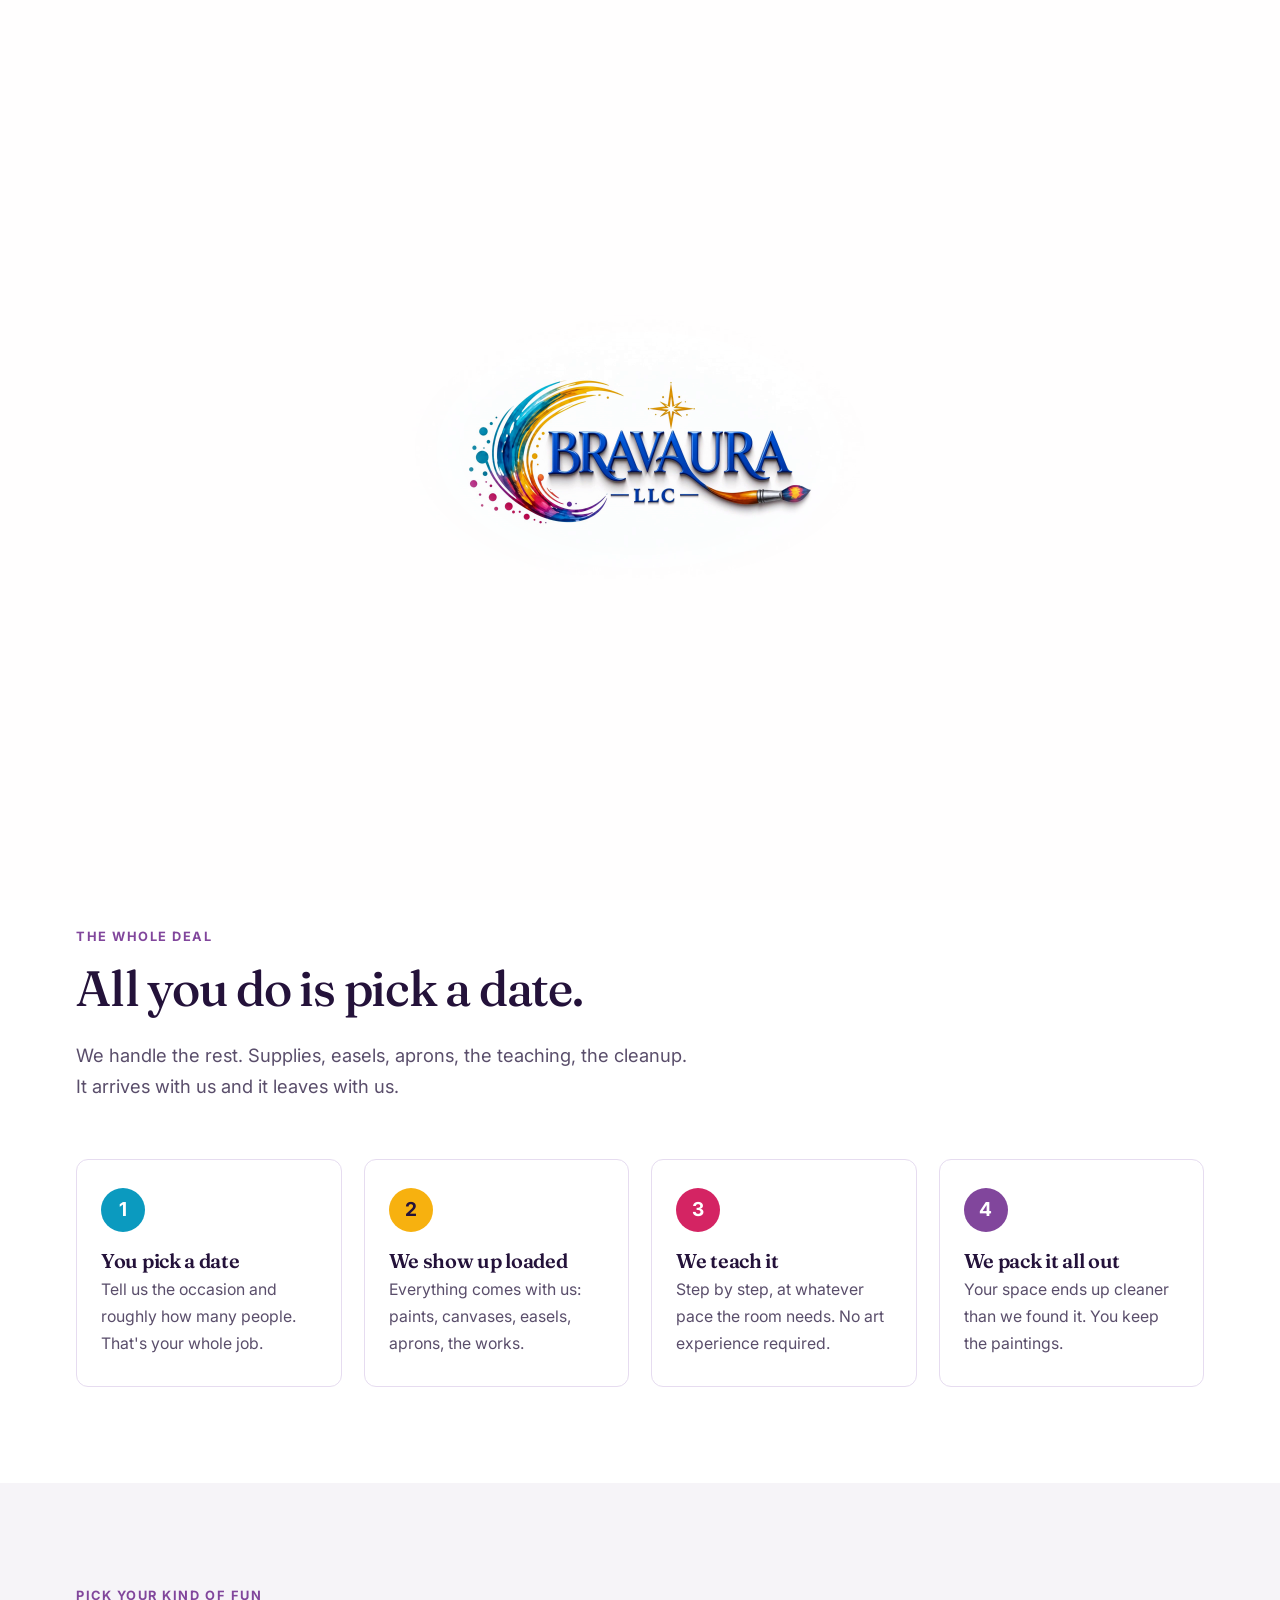
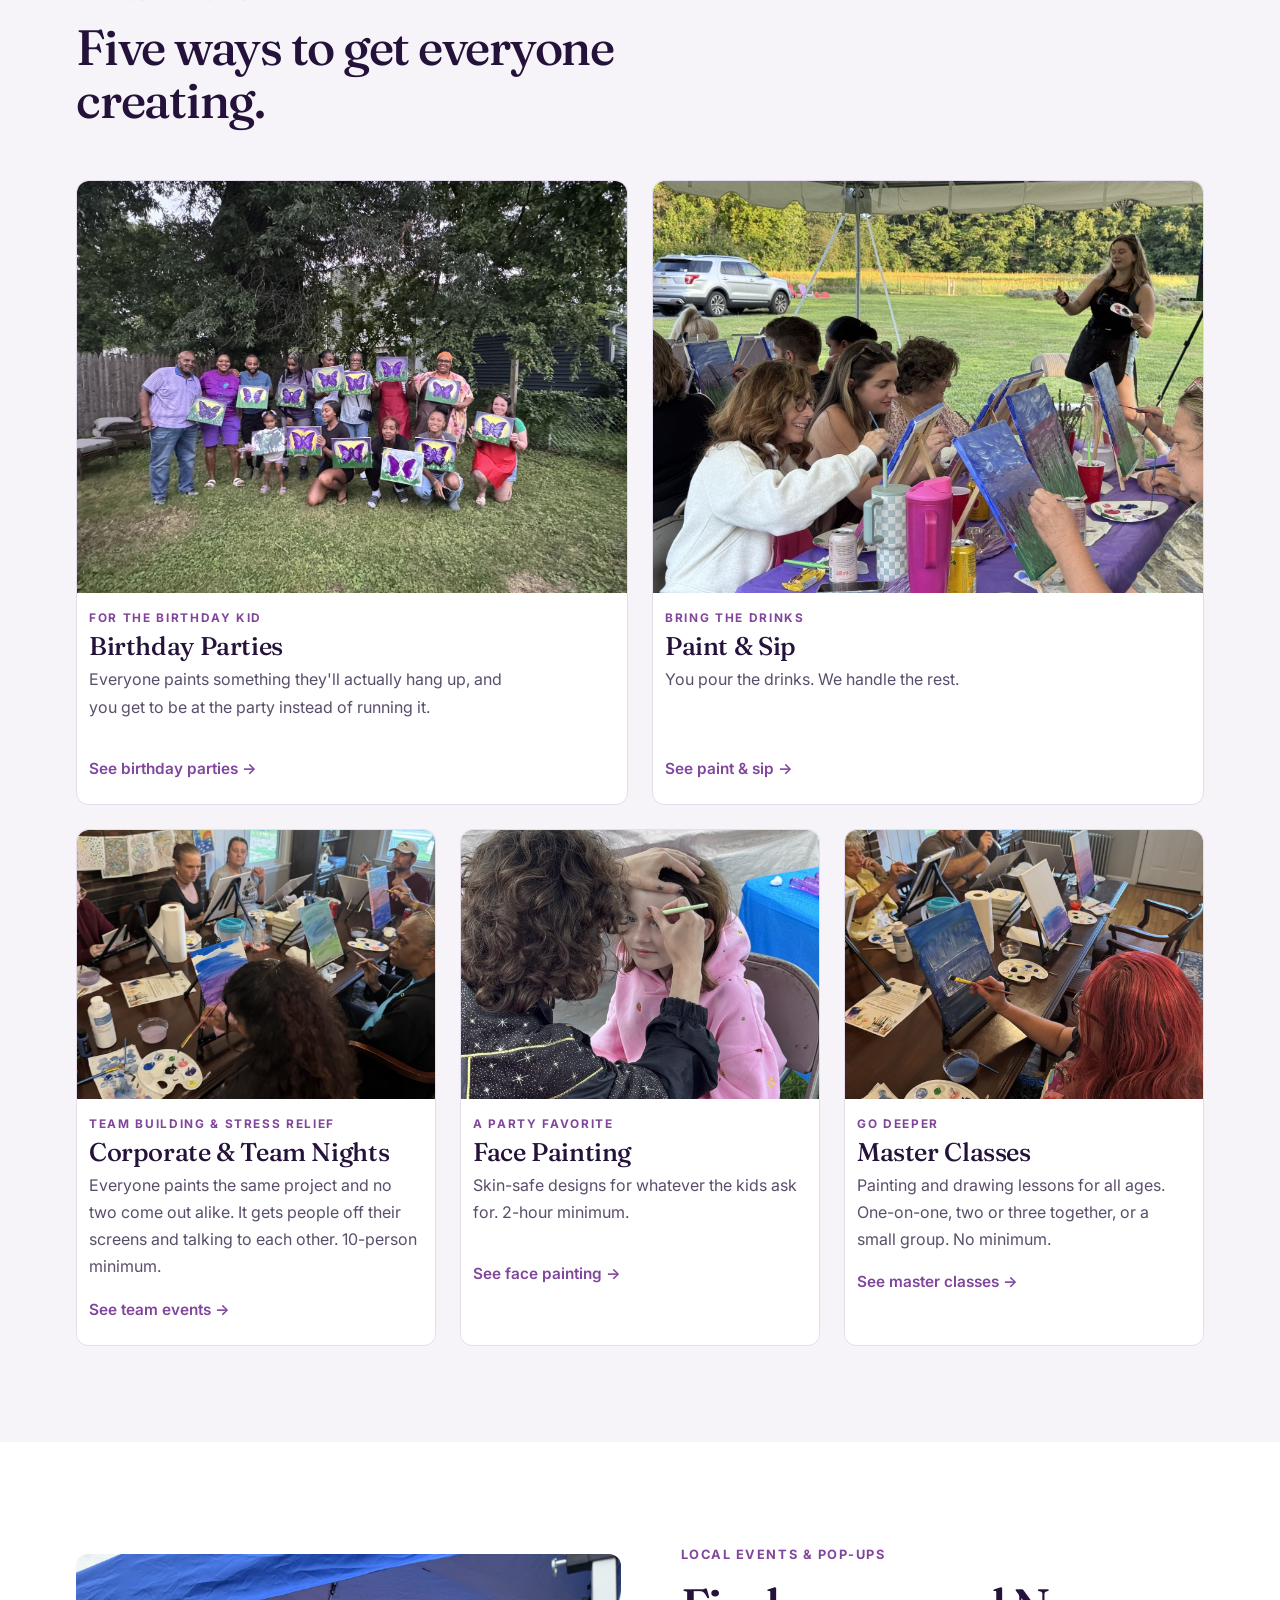
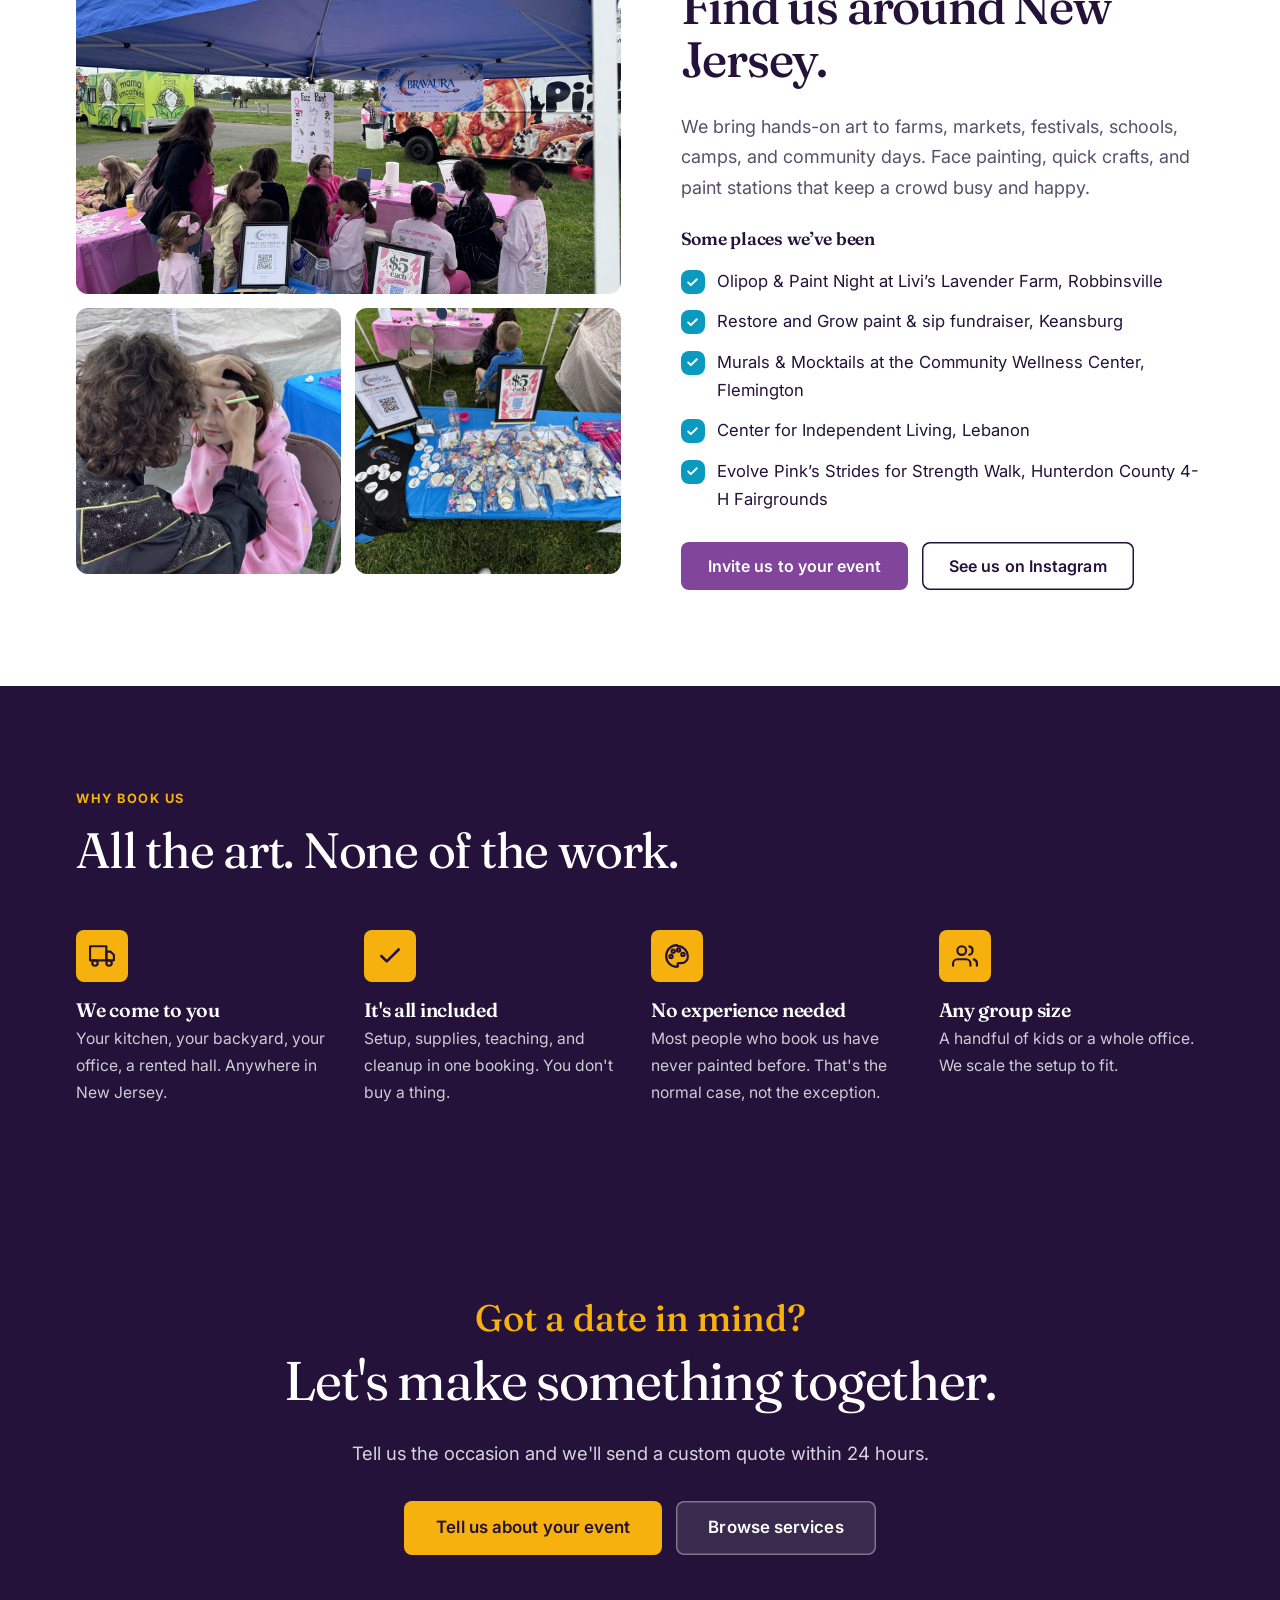
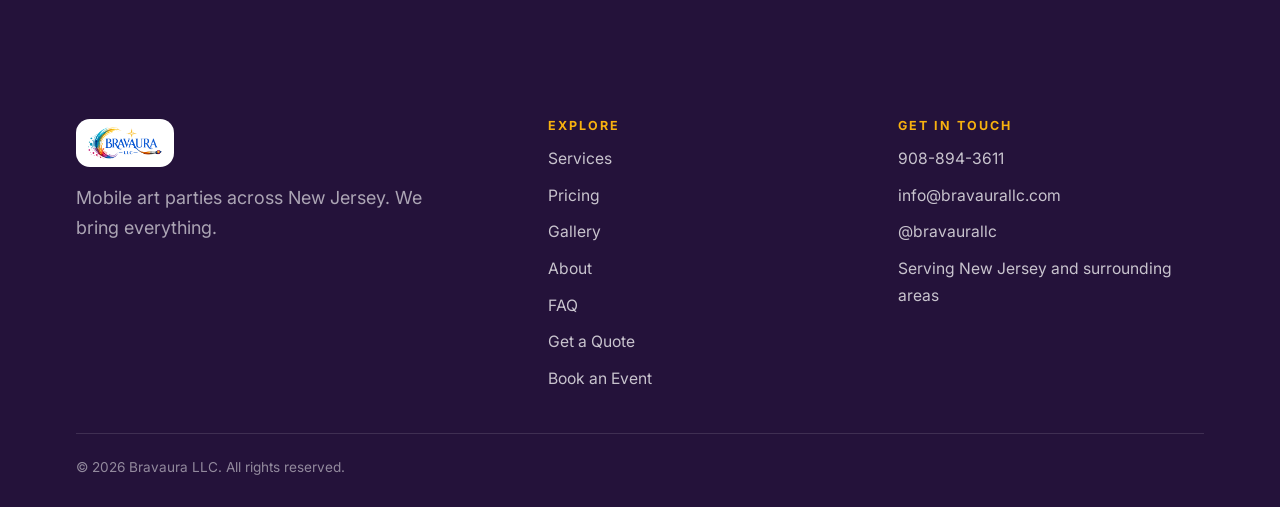
<file: index.html>
<!DOCTYPE html>
<html lang="en">
<head>
<meta charset="utf-8">
<meta name="viewport" content="width=device-width, initial-scale=1">
<title>Bravaura LLC | Mobile Art Parties in New Jersey</title>
<meta name="description" content="We bring the whole art party to you: paint & sip, birthday parties, team nights, face painting, and painting lessons across New Jersey. We set up, teach, and clean up.">
<link rel="canonical" href="https://bravaurallc.com/index.html">
<meta property="og:title" content="Bravaura LLC | Mobile Art Parties in New Jersey">
<meta property="og:description" content="We bring the whole art party to you: paint & sip, birthday parties, team nights, face painting, and painting lessons across New Jersey. We set up, teach, and clean up.">
<meta property="og:type" content="website">
<meta property="og:url" content="https://bravaurallc.com/index.html">
<meta property="og:site_name" content="Bravaura LLC">
<meta property="og:image" content="https://bravaurallc.com/assets/og-image.jpg">
<meta property="og:image:width" content="1200">
<meta property="og:image:height" content="630">
<meta property="og:image:alt" content="Bravaura LLC — mobile art parties in New Jersey">
<meta name="twitter:card" content="summary_large_image">
<meta name="twitter:title" content="Bravaura LLC | Mobile Art Parties in New Jersey">
<meta name="twitter:description" content="We bring the whole art party to you: paint & sip, birthday parties, team nights, face painting, and painting lessons across New Jersey. We set up, teach, and clean up.">
<meta name="twitter:image" content="https://bravaurallc.com/assets/og-image.jpg">
<link rel="icon" type="image/png" href="assets/bravaura-logo-final.png">
<link rel="preconnect" href="https://fonts.googleapis.com">
<link rel="preconnect" href="https://fonts.gstatic.com" crossorigin>
<link href="https://fonts.googleapis.com/css2?family=Fraunces:ital,opsz,wght,WONK@0,9..144,400,0;0,9..144,500,0;0,9..144,600,0;0,9..144,700,0;1,9..144,500,0&family=Inter:wght@400;500;600;700&family=Caveat:wght@500;600;700&display=swap" rel="stylesheet">
<link rel="stylesheet" href="css/styles.css">
</head>
<body>
<div id="site-splash" aria-hidden="true"><video autoplay muted playsinline poster="assets/bravaura-logo-painting-poster.png"><source src="assets/bravaura-logo-painting.mp4" type="video/mp4"></video></div>
<hr class="sweep-bar">
<header class="site-header">
  <div class="container nav">
    <a href="index.html" class="brand" aria-label="Bravaura LLC home"><img src="assets/bravaura-logo-final.png" alt="Bravaura LLC logo"></a>
    <nav aria-label="Main"><ul class="nav-links" id="nav-links"><li><a href="index.html" class="active" aria-current="page">Home</a></li><li><a href="services.html">Services</a></li><li><a href="pricing.html">Pricing</a></li><li><a href="gallery.html">Gallery</a></li><li><a href="about.html">About</a></li><li><a href="contact.html">Contact</a></li></ul></nav>
    <div class="nav-cta">
      <a href="contact.html" class="btn btn--gold">Book a date</a>
      <button class="nav-toggle" aria-label="Toggle menu" aria-expanded="false" aria-controls="nav-links"><span></span><span></span><span></span></button>
    </div>
  </div>
</header>
<main>

<section class="hero">
  <span class="blob" style="width:340px;height:340px;background:var(--teal);top:-60px;left:-90px"></span>
  <span class="blob" style="width:260px;height:260px;background:var(--gold);bottom:-40px;right:38%;opacity:.35"></span>
  <div class="container hero-grid">
    <div class="hero-copy">
      <span class="eyebrow">mobile art parties in NJ &#10038;</span>
      <h1>We bring the<span class="script-accent">whole art party</span>right to your table.</h1>
      <p class="hero-lead">Paint &amp; sip, birthday parties, team nights, face painting, and painting lessons, anywhere in New Jersey. You pick a date. We do the rest.</p>
      <div class="hero-cta">
        <a href="contact.html" class="btn btn--gold btn--lg">Book a date</a>
        <a href="services.html" class="btn btn--white btn--lg">See what we do</a>
      </div>
    </div>
    <div class="hero-photo-wrap">
      <span class="hero-sticker" aria-hidden="true"><img src="assets/bravaura-logo-final.png" alt=""></span>
      <div class="hero-photo hero-photo--main"><img src="assets/gallery/lavender-field-group.jpg" alt="Kids proudly holding up their finished paintings at a Bravaura art party" loading="eager" onerror="this.closest('.hero-photo').classList.add('fail')"></div>
      <div class="hero-photo hero-photo--mini"><img src="assets/gallery/kid-flower-painting.jpg" alt="A young painter holding up her finished flower painting" loading="lazy" onerror="this.closest('.hero-photo').classList.add('fail')"></div>
    </div>
  </div>
</section>

<div class="marquee" aria-hidden="true"><div class="marquee-track"><span>Paint &amp; Sip <b class="star">&#10038;</b> Birthday Parties <b class="star">&#10038;</b> Team Nights <b class="star">&#10038;</b> Face Painting <b class="star">&#10038;</b> Master Classes <b class="star">&#10038;</b> </span><span>Paint &amp; Sip <b class="star">&#10038;</b> Birthday Parties <b class="star">&#10038;</b> Team Nights <b class="star">&#10038;</b> Face Painting <b class="star">&#10038;</b> Master Classes <b class="star">&#10038;</b> </span></div></div>

<section class="section">
  <div class="container">
    <div class="section-head reveal">
      <span class="eyebrow">the whole deal</span>
      <h2>All you do is pick a date.</h2>
      <p style="font-size:1.15rem;max-width:52ch">We handle the rest. Supplies, easels, aprons, the teaching, the cleanup. It arrives with us and it leaves with us.</p>
    </div>
    <div class="steps">
      <svg class="steps-line" viewBox="0 0 800 40" preserveAspectRatio="none" fill="none" aria-hidden="true"><path d="M0 20 C 110 7, 210 33, 320 20 S 530 7, 640 20 S 720 31, 800 20" stroke="currentColor" stroke-width="3" stroke-dasharray="2 12" stroke-linecap="round"/></svg>
      <div class="step reveal d1"><div class="step-num">1</div><h3>You pick a date</h3><p>Tell us the occasion and roughly how many people. That's your whole job.</p></div>
      <div class="step reveal d2"><div class="step-num">2</div><h3>We show up loaded</h3><p>Everything comes with us: paints, canvases, easels, aprons, the works.</p></div>
      <div class="step reveal d3"><div class="step-num">3</div><h3>We teach it</h3><p>Step by step, at whatever pace the room needs. No art experience required.</p></div>
      <div class="step reveal d4"><div class="step-num">4</div><h3>We pack it all out</h3><p>Your space ends up cleaner than we found it. You keep the paintings.</p></div>
    </div>
  </div>
</section>

<section class="section section--cream2" id="services">
  <div class="container">
    <div class="section-head reveal"><span class="eyebrow">pick your kind of fun</span><h2>Five ways to get everyone creating.</h2></div>
    <div class="bento">
      <a class="svc svc--birthday reveal" href="birthday-parties.html">
        <div class="svc-img"><img src="assets/gallery/butterfly-group.jpg" alt="Kids painting at a birthday party" loading="lazy" onerror="this.style.display='none'"></div>
        <span class="tag">for the birthday kid</span><h3>Birthday Parties</h3>
        <p>Everyone paints something they'll actually hang up, and you get to be at the party instead of running it.</p>
        <span class="go">See birthday parties &rarr;</span>
      </a>
      <a class="svc svc--sip reveal d1" href="paint-sip.html">
        <div class="svc-img"><img src="assets/gallery/lavender-tent-laughing.jpg" alt="Adults at a paint and sip night" loading="lazy" onerror="this.style.display='none'"></div>
        <span class="tag">bring the drinks</span><h3>Paint &amp; Sip</h3>
        <p>You pour the drinks. We handle the rest.</p>
        <span class="go">See paint &amp; sip &rarr;</span>
      </a>
      <a class="svc svc--corp reveal" href="corporate.html">
        <div class="svc-img"><img src="assets/gallery/indoor-table-group.jpg" alt="Coworkers painting together at a team event" loading="lazy" onerror="this.style.display='none'"></div>
        <span class="tag">team building &amp; stress relief</span><h3>Corporate &amp; Team Nights</h3>
        <p>Everyone paints the same project and no two come out alike. It gets people off their screens and talking to each other. 10-person minimum.</p>
        <span class="go">See team events &rarr;</span>
      </a>
      <a class="svc svc--face reveal" href="face-painting.html">
        <div class="svc-img"><img src="assets/gallery/face-painting.jpg" alt="A child with colorful face paint" loading="lazy" onerror="this.style.display='none'"></div>
        <span class="tag">a party favorite</span><h3>Face Painting</h3>
        <p>Skin-safe designs for whatever the kids ask for. 2-hour minimum.</p>
        <span class="go">See face painting &rarr;</span>
      </a>
      <a class="svc svc--master reveal d1" href="master-classes.html">
        <div class="svc-img"><img src="assets/gallery/indoor-painting-2.jpg" alt="A Bravaura painting and drawing lesson in progress" loading="lazy" onerror="this.style.display='none'"></div>
        <span class="tag">go deeper</span><h3>Master Classes</h3>
        <p>Painting and drawing lessons for all ages. One-on-one, two or three together, or a small group. No minimum.</p>
        <span class="go">See master classes &rarr;</span>
      </a>
    </div>
  </div>
</section>

<section class="section" id="events">
  <div class="container split">
    <div class="split-media reveal"><div class="events-photos">
      <div class="frame-photo"><img src="assets/gallery/community-tent.jpg" alt="Kids lining up at the Bravaura tent at a local event" loading="lazy"></div>
      <div class="frame-photo"><img src="assets/gallery/face-painting.jpg" alt="Face painting at a community event" loading="lazy"></div>
      <div class="frame-photo"><img src="assets/gallery/vendor-table.jpg" alt="The Bravaura table at a community event" loading="lazy"></div>
    </div></div>
    <div class="reveal d1">
      <span class="eyebrow">local events &amp; pop-ups</span>
      <h2>Find us around New Jersey.</h2>
      <p>We bring hands-on art to farms, markets, festivals, schools, camps, and community days. Face painting, quick crafts, and paint stations that keep a crowd busy and happy.</p>
      <h3 style="font-size:1.1rem;margin-top:1.6rem">Some places we&rsquo;ve been</h3>
      <ul class="checklist">
        <li>Olipop &amp; Paint Night at Livi&rsquo;s Lavender Farm, Robbinsville</li>
        <li>Restore and Grow paint &amp; sip fundraiser, Keansburg</li>
        <li>Murals &amp; Mocktails at the Community Wellness Center, Flemington</li>
        <li>Center for Independent Living, Lebanon</li>
        <li>Evolve Pink&rsquo;s Strides for Strength Walk, Hunterdon County 4-H Fairgrounds</li>
      </ul>
      <div class="btn-row" style="margin-top:1.8rem"><a class="btn btn--gold" href="contact.html">Invite us to your event</a><a class="btn btn--white" href="https://instagram.com/bravaurallc" target="_blank" rel="noopener">See us on Instagram</a></div>
    </div>
  </div>
</section>

<section class="section why">
  <div class="container">
    <div class="section-head reveal"><span class="eyebrow">why book us</span><h2>All the art. None of the work.</h2></div>
    <div class="why-grid">
      <div class="why-item reveal d1"><div class="why-ic"><svg viewBox="0 0 24 24" fill="none" stroke="currentColor" stroke-width="2" stroke-linecap="round" stroke-linejoin="round"><rect x="1" y="3" width="15" height="13"/><polygon points="16 8 20 8 23 11 23 16 16 16 16 8"/><circle cx="5.5" cy="18.5" r="2.5"/><circle cx="18.5" cy="18.5" r="2.5"/></svg></div><h3>We come to you</h3><p>Your kitchen, your backyard, your office, a rented hall. Anywhere in New Jersey.</p></div>
      <div class="why-item reveal d2"><div class="why-ic"><svg viewBox="0 0 24 24" fill="none" stroke="currentColor" stroke-width="2.4" stroke-linecap="round" stroke-linejoin="round"><path d="M20 6L9 17l-5-5"/></svg></div><h3>It's all included</h3><p>Setup, supplies, teaching, and cleanup in one booking. You don't buy a thing.</p></div>
      <div class="why-item reveal d3"><div class="why-ic"><svg viewBox="0 0 24 24" fill="none" stroke="currentColor" stroke-width="2" stroke-linecap="round" stroke-linejoin="round"><circle cx="13.5" cy="6.5" r="1.5"/><circle cx="17.5" cy="10.5" r="1.5"/><circle cx="8.5" cy="7.5" r="1.5"/><circle cx="6.5" cy="12.5" r="1.5"/><path d="M12 2a10 10 0 0 0 0 20c.55 0 1-.45 1-1 0-.26-.1-.5-.26-.68-.16-.19-.26-.42-.26-.68 0-.55.45-1 1-1H16a6 6 0 0 0 6-6c0-5.52-4.48-10-10-10z"/></svg></div><h3>No experience needed</h3><p>Most people who book us have never painted before. That's the normal case, not the exception.</p></div>
      <div class="why-item reveal d4"><div class="why-ic"><svg viewBox="0 0 24 24" fill="none" stroke="currentColor" stroke-width="2" stroke-linecap="round" stroke-linejoin="round"><path d="M17 21v-2a4 4 0 0 0-4-4H5a4 4 0 0 0-4 4v2"/><circle cx="9" cy="7" r="4"/><path d="M23 21v-2a4 4 0 0 0-3-3.87"/><path d="M16 3.13a4 4 0 0 1 0 7.75"/></svg></div><h3>Any group size</h3><p>A handful of kids or a whole office. We scale the setup to fit.</p></div>
    </div>
  </div>
</section>


<section class="section cta">
  <div class="container">
    <span class="script-accent">Got a date in mind?</span>
    <h2>Let's make something together.</h2>
    <p>Tell us the occasion and we'll send a custom quote within 24 hours.</p>
    <div class="btn-row" style="justify-content:center">
      <a href="contact.html" class="btn btn--gold btn--lg">Tell us about your event</a>
      <a href="services.html" class="btn btn--white btn--lg">Browse services</a>
    </div>
  </div>
</section>

</main>
<footer class="site-footer">
  <div class="container">
    <div class="footer-grid">
      <div class="footer-brand">
        <img src="assets/bravaura-logo-final.png" alt="Bravaura LLC">
        <p>Mobile art parties across New Jersey. We bring everything.</p>
      </div>
      <div class="footer-col">
        <h4>Explore</h4>
        <ul>
          <li><a href="services.html">Services</a></li>
          <li><a href="pricing.html">Pricing</a></li>
          <li><a href="gallery.html">Gallery</a></li>
          <li><a href="about.html">About</a></li>
          <li><a href="faq.html">FAQ</a></li>
          <li><a href="quote.html">Get a Quote</a></li>
          <li><a href="contact.html">Book an Event</a></li>
        </ul>
      </div>
      <div class="footer-col">
        <h4>Get in Touch</h4>
        <ul>
          <li><a href="tel:9088943611">908-894-3611</a></li>
          <li><a href="mailto:info@bravaurallc.com">info@bravaurallc.com</a></li>
          <li><a href="https://instagram.com/bravaurallc" target="_blank" rel="noopener">@bravaurallc</a></li>
          <li>Serving New Jersey and surrounding areas</li>
        </ul>
      </div>
    </div>
    <div class="footer-bottom">
      <span>&copy; <span id="year">2026</span> Bravaura LLC. All rights reserved.</span>
    </div>
  </div>
</footer>
<div id="promo-pop" role="dialog" aria-modal="true" aria-labelledby="promo-title" aria-hidden="true">
  <div class="promo-card">
    <button class="promo-close" type="button" aria-label="Close">&times;</button>
    <div class="promo-flyer"><a href="assets/olipop-paint-flyer.jpg" target="_blank" rel="noopener" title="Open the full flyer"><img src="assets/olipop-paint-flyer.jpg" alt="Olipop &amp; Paint flyer: Saturday September 12 2026, 5 to 7pm at Livi's Lavender Farm, Robbinsville NJ. Tickets $65 per person." loading="lazy" onerror="this.closest('.promo-flyer').remove()"></a></div>
    <div class="promo-body">
      <span class="promo-kicker">save the date</span>
      <h3 id="promo-title">Olipop &amp; Paint</h3>
      <p class="promo-when">Saturday, September 12 &middot; 5:00&ndash;7:00 pm</p>
      <p class="promo-where">Livi's Lavender Farm &middot; Robbinsville, NJ</p>
      <p class="promo-note">A lavender-themed painting, step by step. All supplies included, plus a lavender sachet fresh from the farm. All ages, no experience needed.</p>
      <p class="promo-early">Early bird: 15% off with code <b>EARLYBIRD15</b> until Aug 23</p>
      <a href="https://square.link/u/ehouc1P7" target="_blank" rel="noopener" class="btn btn--purple btn--lg promo-cta">Buy tickets</a>
    </div>
  </div>
</div>
<script src="js/main.js"></script>
</body>
</html>
</file>
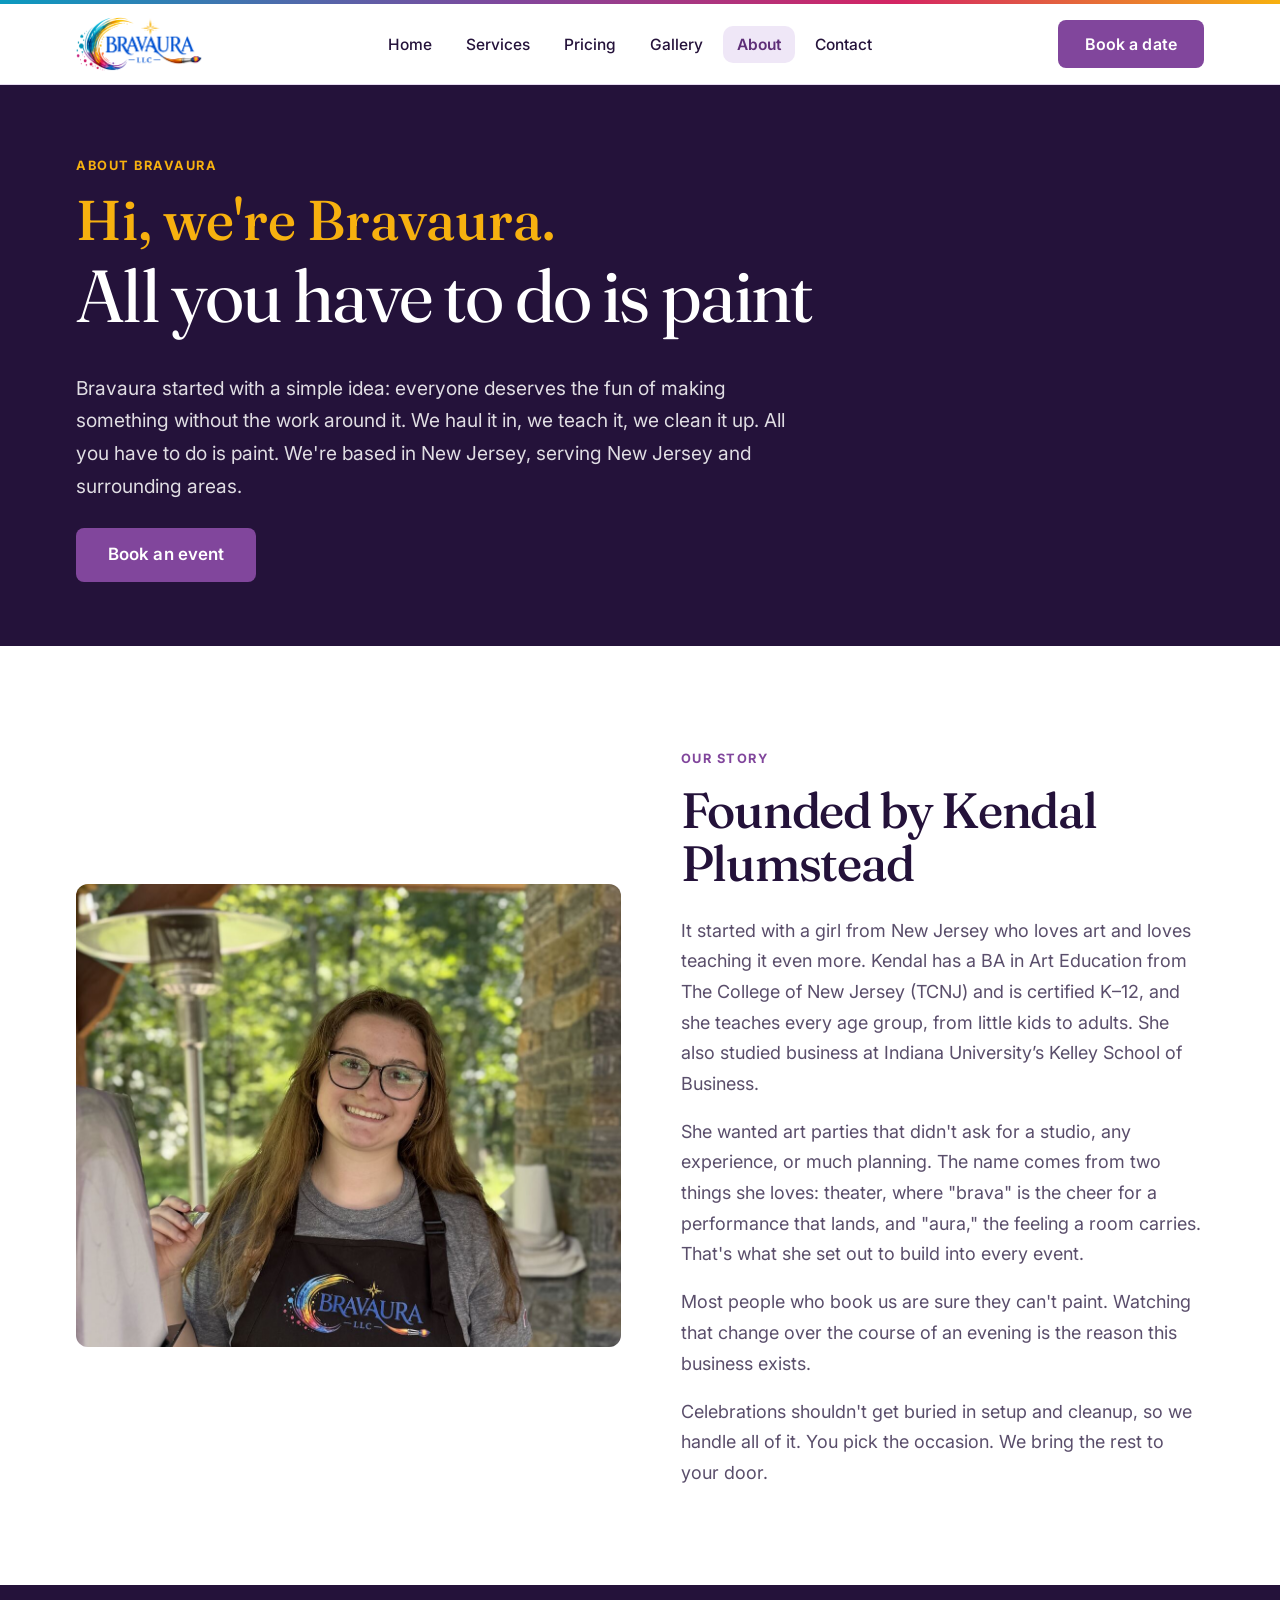
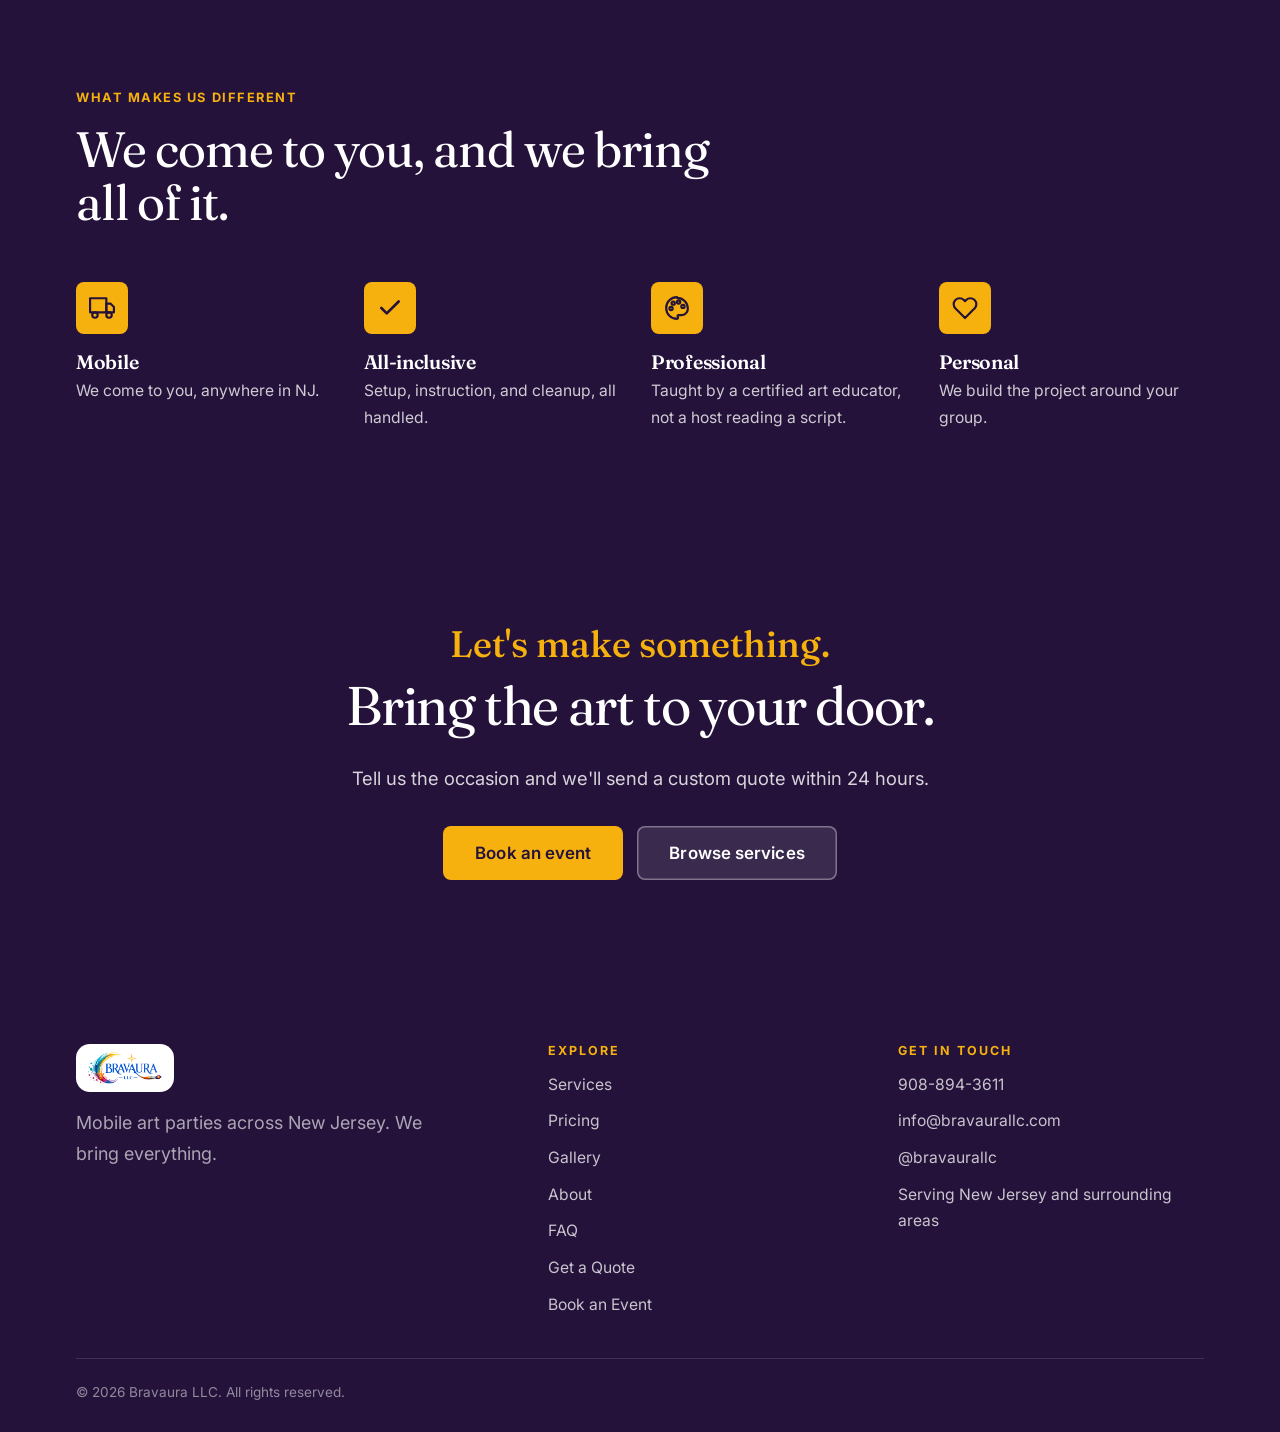
<file: about.html>
<!DOCTYPE html>
<html lang="en">
<head>
<meta charset="utf-8">
<meta name="viewport" content="width=device-width, initial-scale=1">
<title>About | Bravaura LLC Mobile Art Events NJ</title>
<meta name="description" content="Meet Kendal Plumstead, the TCNJ-trained art educator behind Bravaura LLC, running mobile all-inclusive art events across New Jersey. We set up, teach, and clean up; all you have to do is paint.">
<link rel="canonical" href="https://bravaurallc.com/about.html">
<meta property="og:title" content="About | Bravaura LLC Mobile Art Events NJ">
<meta property="og:description" content="Meet Kendal Plumstead, the TCNJ-trained art educator behind Bravaura LLC, running mobile all-inclusive art events across New Jersey. We set up, teach, and clean up; all you have to do is paint.">
<meta property="og:type" content="website">
<meta property="og:url" content="https://bravaurallc.com/about.html">
<meta property="og:site_name" content="Bravaura LLC">
<meta property="og:image" content="https://bravaurallc.com/assets/og-image.jpg">
<meta property="og:image:width" content="1200">
<meta property="og:image:height" content="630">
<meta property="og:image:alt" content="Bravaura LLC — mobile art parties in New Jersey">
<meta name="twitter:card" content="summary_large_image">
<meta name="twitter:title" content="About | Bravaura LLC Mobile Art Events NJ">
<meta name="twitter:description" content="Meet Kendal Plumstead, the TCNJ-trained art educator behind Bravaura LLC, running mobile all-inclusive art events across New Jersey. We set up, teach, and clean up; all you have to do is paint.">
<meta name="twitter:image" content="https://bravaurallc.com/assets/og-image.jpg">
<link rel="icon" type="image/png" href="assets/bravaura-logo-final.png">
<link rel="preconnect" href="https://fonts.googleapis.com">
<link rel="preconnect" href="https://fonts.gstatic.com" crossorigin>
<link href="https://fonts.googleapis.com/css2?family=Fraunces:ital,opsz,wght,WONK@0,9..144,400,0;0,9..144,500,0;0,9..144,600,0;0,9..144,700,0;1,9..144,500,0&family=Inter:wght@400;500;600;700&family=Caveat:wght@500;600;700&display=swap" rel="stylesheet">
<link rel="stylesheet" href="css/styles.css">
</head>
<body>

<hr class="sweep-bar">
<header class="site-header">
  <div class="container nav">
    <a href="index.html" class="brand" aria-label="Bravaura LLC home"><img src="assets/bravaura-logo-final.png" alt="Bravaura LLC logo"></a>
    <nav aria-label="Main"><ul class="nav-links" id="nav-links"><li><a href="index.html">Home</a></li><li><a href="services.html">Services</a></li><li><a href="pricing.html">Pricing</a></li><li><a href="gallery.html">Gallery</a></li><li><a href="about.html" class="active" aria-current="page">About</a></li><li><a href="contact.html">Contact</a></li></ul></nav>
    <div class="nav-cta">
      <a href="contact.html" class="btn btn--gold">Book a date</a>
      <button class="nav-toggle" aria-label="Toggle menu" aria-expanded="false" aria-controls="nav-links"><span></span><span></span><span></span></button>
    </div>
  </div>
</header>
<main>

<section class="page-hero">
  <div class="container">
    <span class="eyebrow">about bravaura</span>
    <span class="script-accent">Hi, we're Bravaura.</span><h1>All you have to do is paint</h1>
    <p class="lead">Bravaura started with a simple idea: everyone deserves the fun of making something without the work around it. We haul it in, we teach it, we clean it up. All you have to do is paint. We're based in New Jersey, serving New Jersey and surrounding areas.</p>
    <div class="btn-row" style="margin-top:1.6rem"><a href="contact.html" class="btn btn--gold btn--lg">Book an event</a></div>
  </div>
</section>

<section class="section">
  <div class="container split">
    <div class="split-media reveal"><div class="frame-photo tilt-l sh-magenta frame-photo--headshot"><img src="assets/gallery/kendal-headshot.jpg" alt="Kendal Plumstead, founder of Bravaura LLC" loading="lazy" onerror="this.closest('.frame-photo').classList.add('fail')"></div></div>
    <div class="reveal d1">
      <span class="eyebrow">our story</span>
      <h2>Founded by Kendal Plumstead</h2>
      <p>It started with a girl from New Jersey who loves art and loves teaching it even more. Kendal has a BA in Art Education from The College of New Jersey (TCNJ) and is certified K–12, and she teaches every age group, from little kids to adults. She also studied business at Indiana University&rsquo;s Kelley School of Business.</p>
      <p>She wanted art parties that didn't ask for a studio, any experience, or much planning. The name comes from two things she loves: theater, where "brava" is the cheer for a performance that lands, and "aura," the feeling a room carries. That's what she set out to build into every event.</p>
      <p>Most people who book us are sure they can't paint. Watching that change over the course of an evening is the reason this business exists.</p>
      <p class="mb-0">Celebrations shouldn't get buried in setup and cleanup, so we handle all of it. You pick the occasion. We bring the rest to your door.</p>
    </div>
  </div>
</section>

<section class="section why">
  <div class="container">
    <div class="section-head reveal"><span class="eyebrow">what makes us different</span><h2>We come to you, and we bring all of it.</h2></div>
    <div class="why-grid">
      <div class="why-item reveal d1"><div class="why-ic"><svg viewBox="0 0 24 24" fill="none" stroke="currentColor" stroke-width="2" stroke-linecap="round" stroke-linejoin="round"><rect x="1" y="3" width="15" height="13"/><polygon points="16 8 20 8 23 11 23 16 16 16 16 8"/><circle cx="5.5" cy="18.5" r="2.5"/><circle cx="18.5" cy="18.5" r="2.5"/></svg></div><h3>Mobile</h3><p>We come to you, anywhere in NJ.</p></div>
      <div class="why-item reveal d2"><div class="why-ic"><svg viewBox="0 0 24 24" fill="none" stroke="currentColor" stroke-width="2.4" stroke-linecap="round" stroke-linejoin="round"><path d="M20 6L9 17l-5-5"/></svg></div><h3>All-inclusive</h3><p>Setup, instruction, and cleanup, all handled.</p></div>
      <div class="why-item reveal d3"><div class="why-ic"><svg viewBox="0 0 24 24" fill="none" stroke="currentColor" stroke-width="2" stroke-linecap="round" stroke-linejoin="round"><circle cx="13.5" cy="6.5" r="1.5"/><circle cx="17.5" cy="10.5" r="1.5"/><circle cx="8.5" cy="7.5" r="1.5"/><circle cx="6.5" cy="12.5" r="1.5"/><path d="M12 2a10 10 0 0 0 0 20c.55 0 1-.45 1-1 0-.26-.1-.5-.26-.68-.16-.19-.26-.42-.26-.68 0-.55.45-1 1-1H16a6 6 0 0 0 6-6c0-5.52-4.48-10-10-10z"/></svg></div><h3>Professional</h3><p>Taught by a certified art educator, not a host reading a script.</p></div>
      <div class="why-item reveal d4"><div class="why-ic"><svg viewBox="0 0 24 24" fill="none" stroke="currentColor" stroke-width="2" stroke-linecap="round" stroke-linejoin="round"><path d="M20.84 4.61a5.5 5.5 0 0 0-7.78 0L12 5.67l-1.06-1.06a5.5 5.5 0 0 0-7.78 7.78l1.06 1.06L12 21.23l7.78-7.78 1.06-1.06a5.5 5.5 0 0 0 0-7.78z"/></svg></div><h3>Personal</h3><p>We build the project around your group.</p></div>
    </div>
  </div>
</section>

<section class="section cta">
  <div class="container">
    <span class="script-accent">Let's make something.</span>
    <h2>Bring the art to your door.</h2>
    <p>Tell us the occasion and we'll send a custom quote within 24 hours.</p>
    <div class="btn-row" style="justify-content:center">
      <a href="contact.html" class="btn btn--gold btn--lg">Book an event</a>
      <a href="services.html" class="btn btn--white btn--lg">Browse services</a>
    </div>
  </div>
</section>

</main>
<footer class="site-footer">
  <div class="container">
    <div class="footer-grid">
      <div class="footer-brand">
        <img src="assets/bravaura-logo-final.png" alt="Bravaura LLC">
        <p>Mobile art parties across New Jersey. We bring everything.</p>
      </div>
      <div class="footer-col">
        <h4>Explore</h4>
        <ul>
          <li><a href="services.html">Services</a></li>
          <li><a href="pricing.html">Pricing</a></li>
          <li><a href="gallery.html">Gallery</a></li>
          <li><a href="about.html">About</a></li>
          <li><a href="faq.html">FAQ</a></li>
          <li><a href="quote.html">Get a Quote</a></li>
          <li><a href="contact.html">Book an Event</a></li>
        </ul>
      </div>
      <div class="footer-col">
        <h4>Get in Touch</h4>
        <ul>
          <li><a href="tel:9088943611">908-894-3611</a></li>
          <li><a href="mailto:info@bravaurallc.com">info@bravaurallc.com</a></li>
          <li><a href="https://instagram.com/bravaurallc" target="_blank" rel="noopener">@bravaurallc</a></li>
          <li>Serving New Jersey and surrounding areas</li>
        </ul>
      </div>
    </div>
    <div class="footer-bottom">
      <span>&copy; <span id="year">2026</span> Bravaura LLC. All rights reserved.</span>
    </div>
  </div>
</footer>
<div id="promo-pop" role="dialog" aria-modal="true" aria-labelledby="promo-title" aria-hidden="true">
  <div class="promo-card">
    <button class="promo-close" type="button" aria-label="Close">&times;</button>
    <div class="promo-flyer"><a href="assets/olipop-paint-flyer.jpg" target="_blank" rel="noopener" title="Open the full flyer"><img src="assets/olipop-paint-flyer.jpg" alt="Olipop &amp; Paint flyer: Saturday September 12 2026, 5 to 7pm at Livi's Lavender Farm, Robbinsville NJ. Tickets $65 per person." loading="lazy" onerror="this.closest('.promo-flyer').remove()"></a></div>
    <div class="promo-body">
      <span class="promo-kicker">save the date</span>
      <h3 id="promo-title">Olipop &amp; Paint</h3>
      <p class="promo-when">Saturday, September 12 &middot; 5:00&ndash;7:00 pm</p>
      <p class="promo-where">Livi's Lavender Farm &middot; Robbinsville, NJ</p>
      <p class="promo-note">A lavender-themed painting, step by step. All supplies included, plus a lavender sachet fresh from the farm. All ages, no experience needed.</p>
      <p class="promo-early">Early bird: 15% off with code <b>EARLYBIRD15</b> until Aug 23</p>
      <a href="https://square.link/u/ehouc1P7" target="_blank" rel="noopener" class="btn btn--purple btn--lg promo-cta">Buy tickets</a>
    </div>
  </div>
</div>
<script src="js/main.js"></script>
</body>
</html>
</file>
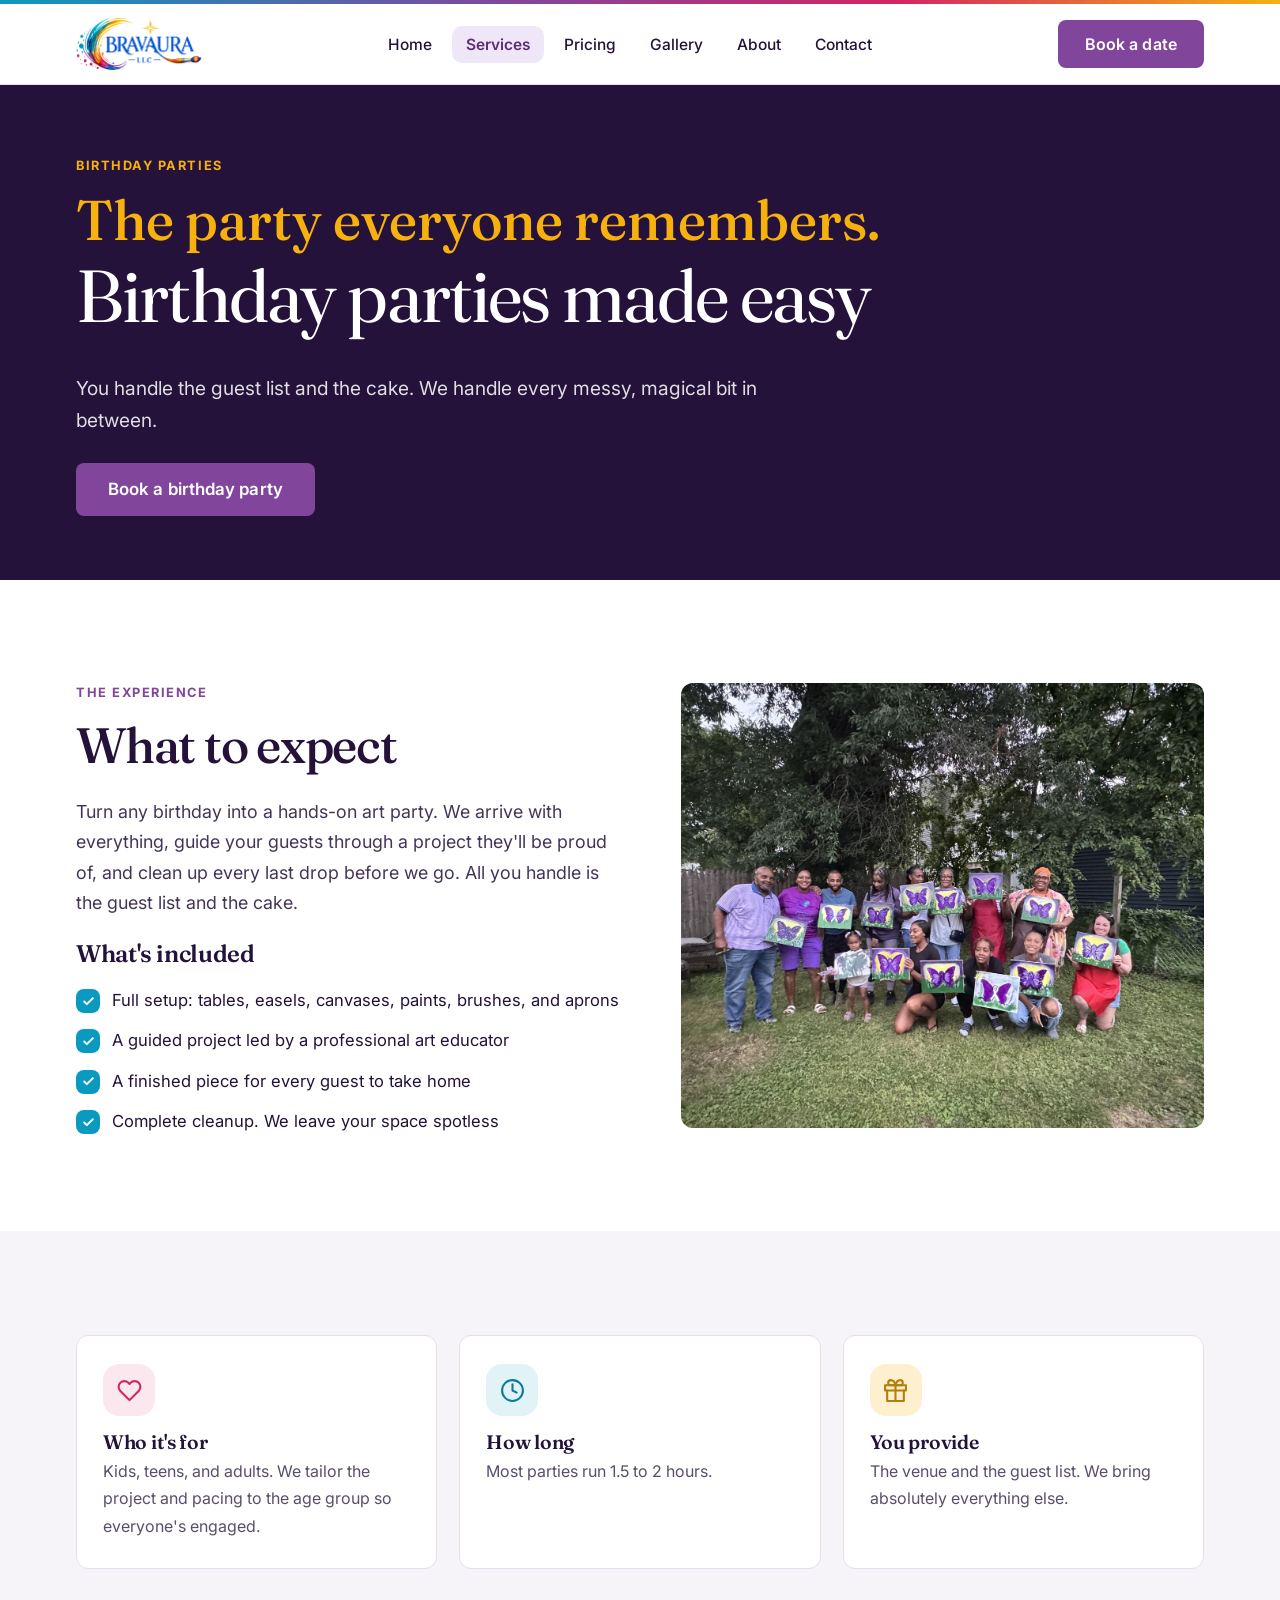
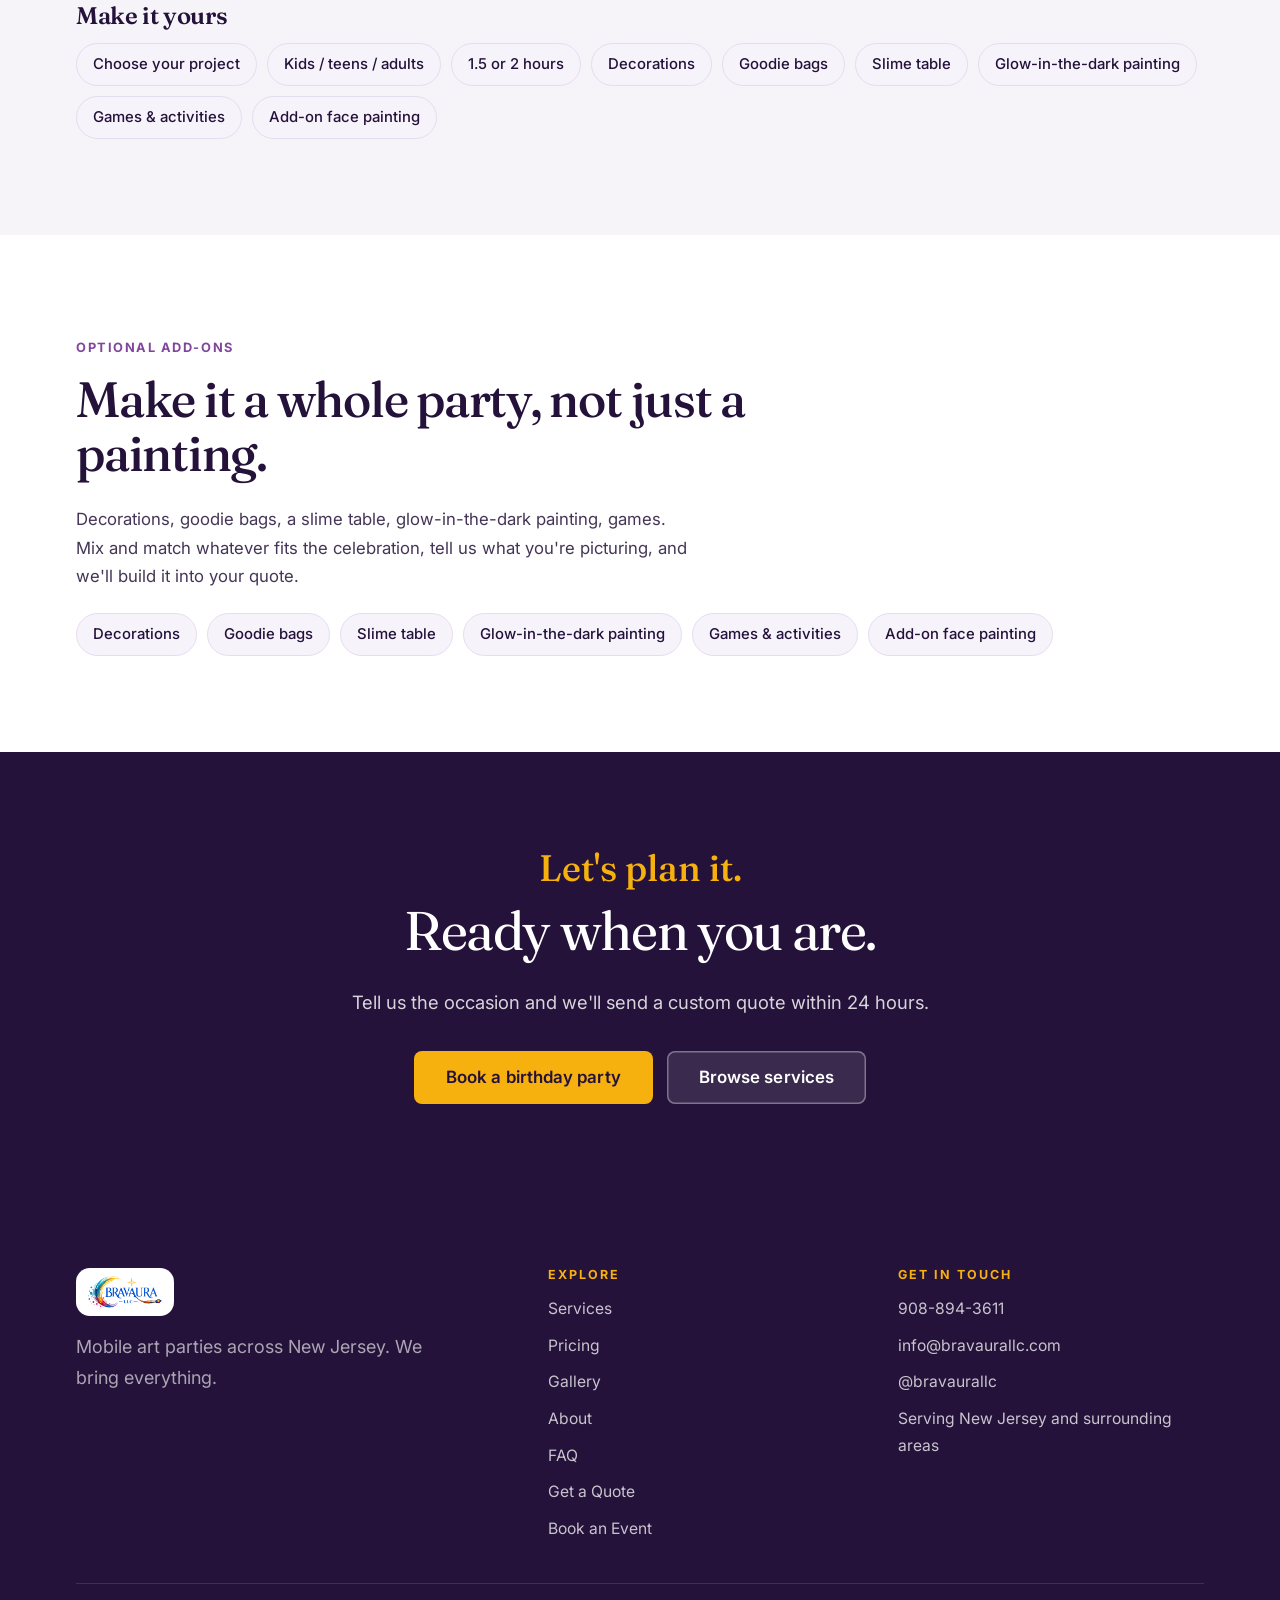
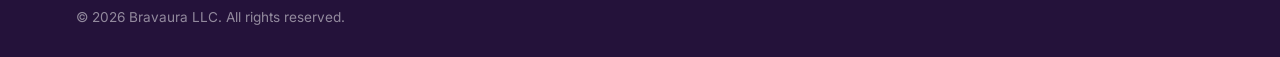
<file: birthday-parties.html>
<!DOCTYPE html>
<html lang="en">
<head>
<meta charset="utf-8">
<meta name="viewport" content="width=device-width, initial-scale=1">
<title>Birthday Party Painting NJ | Bravaura LLC</title>
<meta name="description" content="Stress-free birthday art parties across New Jersey. We set up, teach a guided painting project everyone takes home, and clean up. For kids, teens, and adults.">
<link rel="canonical" href="https://bravaurallc.com/birthday-parties.html">
<meta property="og:title" content="Birthday Party Painting NJ | Bravaura LLC">
<meta property="og:description" content="Stress-free birthday art parties across New Jersey. We set up, teach a guided painting project everyone takes home, and clean up. For kids, teens, and adults.">
<meta property="og:type" content="website">
<meta property="og:url" content="https://bravaurallc.com/birthday-parties.html">
<meta property="og:site_name" content="Bravaura LLC">
<meta property="og:image" content="https://bravaurallc.com/assets/og-image.jpg">
<meta property="og:image:width" content="1200">
<meta property="og:image:height" content="630">
<meta property="og:image:alt" content="Bravaura LLC — mobile art parties in New Jersey">
<meta name="twitter:card" content="summary_large_image">
<meta name="twitter:title" content="Birthday Party Painting NJ | Bravaura LLC">
<meta name="twitter:description" content="Stress-free birthday art parties across New Jersey. We set up, teach a guided painting project everyone takes home, and clean up. For kids, teens, and adults.">
<meta name="twitter:image" content="https://bravaurallc.com/assets/og-image.jpg">
<link rel="icon" type="image/png" href="assets/bravaura-logo-final.png">
<link rel="preconnect" href="https://fonts.googleapis.com">
<link rel="preconnect" href="https://fonts.gstatic.com" crossorigin>
<link href="https://fonts.googleapis.com/css2?family=Fraunces:ital,opsz,wght,WONK@0,9..144,400,0;0,9..144,500,0;0,9..144,600,0;0,9..144,700,0;1,9..144,500,0&family=Inter:wght@400;500;600;700&family=Caveat:wght@500;600;700&display=swap" rel="stylesheet">
<link rel="stylesheet" href="css/styles.css">
</head>
<body>

<hr class="sweep-bar">
<header class="site-header">
  <div class="container nav">
    <a href="index.html" class="brand" aria-label="Bravaura LLC home"><img src="assets/bravaura-logo-final.png" alt="Bravaura LLC logo"></a>
    <nav aria-label="Main"><ul class="nav-links" id="nav-links"><li><a href="index.html">Home</a></li><li><a href="services.html" class="active" aria-current="page">Services</a></li><li><a href="pricing.html">Pricing</a></li><li><a href="gallery.html">Gallery</a></li><li><a href="about.html">About</a></li><li><a href="contact.html">Contact</a></li></ul></nav>
    <div class="nav-cta">
      <a href="contact.html" class="btn btn--gold">Book a date</a>
      <button class="nav-toggle" aria-label="Toggle menu" aria-expanded="false" aria-controls="nav-links"><span></span><span></span><span></span></button>
    </div>
  </div>
</header>
<main>

<section class="page-hero">
  <div class="container">
    <span class="eyebrow">birthday parties</span>
    <span class="script-accent">The party everyone remembers.</span><h1>Birthday parties made easy</h1>
    <p class="lead">You handle the guest list and the cake. We handle every messy, magical bit in between.</p>
    <div class="btn-row" style="margin-top:1.6rem"><a href="contact.html" class="btn btn--gold btn--lg">Book a birthday party</a></div>
  </div>
</section>

<section class="section">
  <div class="container split">
    <div class="reveal">
      <span class="eyebrow">the experience</span>
      <h2>What to expect</h2>
      <p class="lead" style="font-size:1.12rem">Turn any birthday into a hands-on art party. We arrive with everything, guide your guests through a project they'll be proud of, and clean up every last drop before we go. All you handle is the guest list and the cake.</p>
      <h3 style="margin-top:1.4rem">What's included</h3>
      <ul class="checklist"><li>Full setup: tables, easels, canvases, paints, brushes, and aprons</li><li>A guided project led by a professional art educator</li><li>A finished piece for every guest to take home</li><li>Complete cleanup. We leave your space spotless</li></ul>
    </div>
    <div class="split-media reveal d1"><div class="frame-photo tilt-r sh-magenta"><img src="assets/gallery/butterfly-group.jpg" alt="Guided painting at a Bravaura birthday party" loading="lazy" onerror="this.closest('.frame-photo').classList.add('fail')"></div></div>
  </div>
</section>

<section class="section section--cream2">
  <div class="container">
    <div class="info-grid">
      <div class="info-card reveal"><div class="ic ic--magenta"><svg viewBox="0 0 24 24" fill="none" stroke="currentColor" stroke-width="2" stroke-linecap="round" stroke-linejoin="round"><path d="M20.84 4.61a5.5 5.5 0 0 0-7.78 0L12 5.67l-1.06-1.06a5.5 5.5 0 0 0-7.78 7.78l1.06 1.06L12 21.23l7.78-7.78 1.06-1.06a5.5 5.5 0 0 0 0-7.78z"/></svg></div><h3>Who it's for</h3><p>Kids, teens, and adults. We tailor the project and pacing to the age group so everyone's engaged.</p></div>
      <div class="info-card reveal d1"><div class="ic ic--teal"><svg viewBox="0 0 24 24" fill="none" stroke="currentColor" stroke-width="2" stroke-linecap="round" stroke-linejoin="round"><circle cx="12" cy="12" r="10"/><polyline points="12 6 12 12 16 14"/></svg></div><h3>How long</h3><p>Most parties run 1.5 to 2 hours.</p></div>
      <div class="info-card reveal d2"><div class="ic ic--gold"><svg viewBox="0 0 24 24" fill="none" stroke="currentColor" stroke-width="2" stroke-linecap="round" stroke-linejoin="round"><polyline points="20 12 20 22 4 22 4 12"/><rect x="2" y="7" width="20" height="5"/><line x1="12" y1="22" x2="12" y2="7"/><path d="M12 7H7.5a2.5 2.5 0 0 1 0-5C11 2 12 7 12 7z"/><path d="M12 7h4.5a2.5 2.5 0 0 0 0-5C13 2 12 7 12 7z"/></svg></div><h3>You provide</h3><p>The venue and the guest list. We bring absolutely everything else.</p></div>
    </div>
    <div style="margin-top:34px" class="reveal"><h3>Make it yours</h3><div class="pill-row"><span class="pill">Choose your project</span><span class="pill">Kids / teens / adults</span><span class="pill">1.5 or 2 hours</span><span class="pill">Decorations</span><span class="pill">Goodie bags</span><span class="pill">Slime table</span><span class="pill">Glow-in-the-dark painting</span><span class="pill">Games &amp; activities</span><span class="pill">Add-on face painting</span></div></div>
  </div>
</section>

<section class="section">
  <div class="container">
    <div class="section-head reveal"><span class="eyebrow">optional add-ons</span><h2>Make it a whole party, not just a painting.</h2>
    <p class="lead" style="font-size:1.05rem">Decorations, goodie bags, a slime table, glow-in-the-dark painting, games. Mix and match whatever fits the celebration, tell us what you're picturing, and we'll build it into your quote.</p></div>
    <div class="pill-row reveal d1" style="margin-top:22px"><span class="pill">Decorations</span><span class="pill">Goodie bags</span><span class="pill">Slime table</span><span class="pill">Glow-in-the-dark painting</span><span class="pill">Games &amp; activities</span><span class="pill">Add-on face painting</span></div>
  </div>
</section>
<section class="section cta">
  <div class="container">
    <span class="script-accent">Let's plan it.</span>
    <h2>Ready when you are.</h2>
    <p>Tell us the occasion and we'll send a custom quote within 24 hours.</p>
    <div class="btn-row" style="justify-content:center">
      <a href="contact.html" class="btn btn--gold btn--lg">Book a birthday party</a>
      <a href="services.html" class="btn btn--white btn--lg">Browse services</a>
    </div>
  </div>
</section>

</main>
<footer class="site-footer">
  <div class="container">
    <div class="footer-grid">
      <div class="footer-brand">
        <img src="assets/bravaura-logo-final.png" alt="Bravaura LLC">
        <p>Mobile art parties across New Jersey. We bring everything.</p>
      </div>
      <div class="footer-col">
        <h4>Explore</h4>
        <ul>
          <li><a href="services.html">Services</a></li>
          <li><a href="pricing.html">Pricing</a></li>
          <li><a href="gallery.html">Gallery</a></li>
          <li><a href="about.html">About</a></li>
          <li><a href="faq.html">FAQ</a></li>
          <li><a href="quote.html">Get a Quote</a></li>
          <li><a href="contact.html">Book an Event</a></li>
        </ul>
      </div>
      <div class="footer-col">
        <h4>Get in Touch</h4>
        <ul>
          <li><a href="tel:9088943611">908-894-3611</a></li>
          <li><a href="mailto:info@bravaurallc.com">info@bravaurallc.com</a></li>
          <li><a href="https://instagram.com/bravaurallc" target="_blank" rel="noopener">@bravaurallc</a></li>
          <li>Serving New Jersey and surrounding areas</li>
        </ul>
      </div>
    </div>
    <div class="footer-bottom">
      <span>&copy; <span id="year">2026</span> Bravaura LLC. All rights reserved.</span>
    </div>
  </div>
</footer>
<div id="promo-pop" role="dialog" aria-modal="true" aria-labelledby="promo-title" aria-hidden="true">
  <div class="promo-card">
    <button class="promo-close" type="button" aria-label="Close">&times;</button>
    <div class="promo-flyer"><a href="assets/olipop-paint-flyer.jpg" target="_blank" rel="noopener" title="Open the full flyer"><img src="assets/olipop-paint-flyer.jpg" alt="Olipop &amp; Paint flyer: Saturday September 12 2026, 5 to 7pm at Livi's Lavender Farm, Robbinsville NJ. Tickets $65 per person." loading="lazy" onerror="this.closest('.promo-flyer').remove()"></a></div>
    <div class="promo-body">
      <span class="promo-kicker">save the date</span>
      <h3 id="promo-title">Olipop &amp; Paint</h3>
      <p class="promo-when">Saturday, September 12 &middot; 5:00&ndash;7:00 pm</p>
      <p class="promo-where">Livi's Lavender Farm &middot; Robbinsville, NJ</p>
      <p class="promo-note">A lavender-themed painting, step by step. All supplies included, plus a lavender sachet fresh from the farm. All ages, no experience needed.</p>
      <p class="promo-early">Early bird: 15% off with code <b>EARLYBIRD15</b> until Aug 23</p>
      <a href="https://square.link/u/ehouc1P7" target="_blank" rel="noopener" class="btn btn--purple btn--lg promo-cta">Buy tickets</a>
    </div>
  </div>
</div>
<script src="js/main.js"></script>
</body>
</html>
</file>
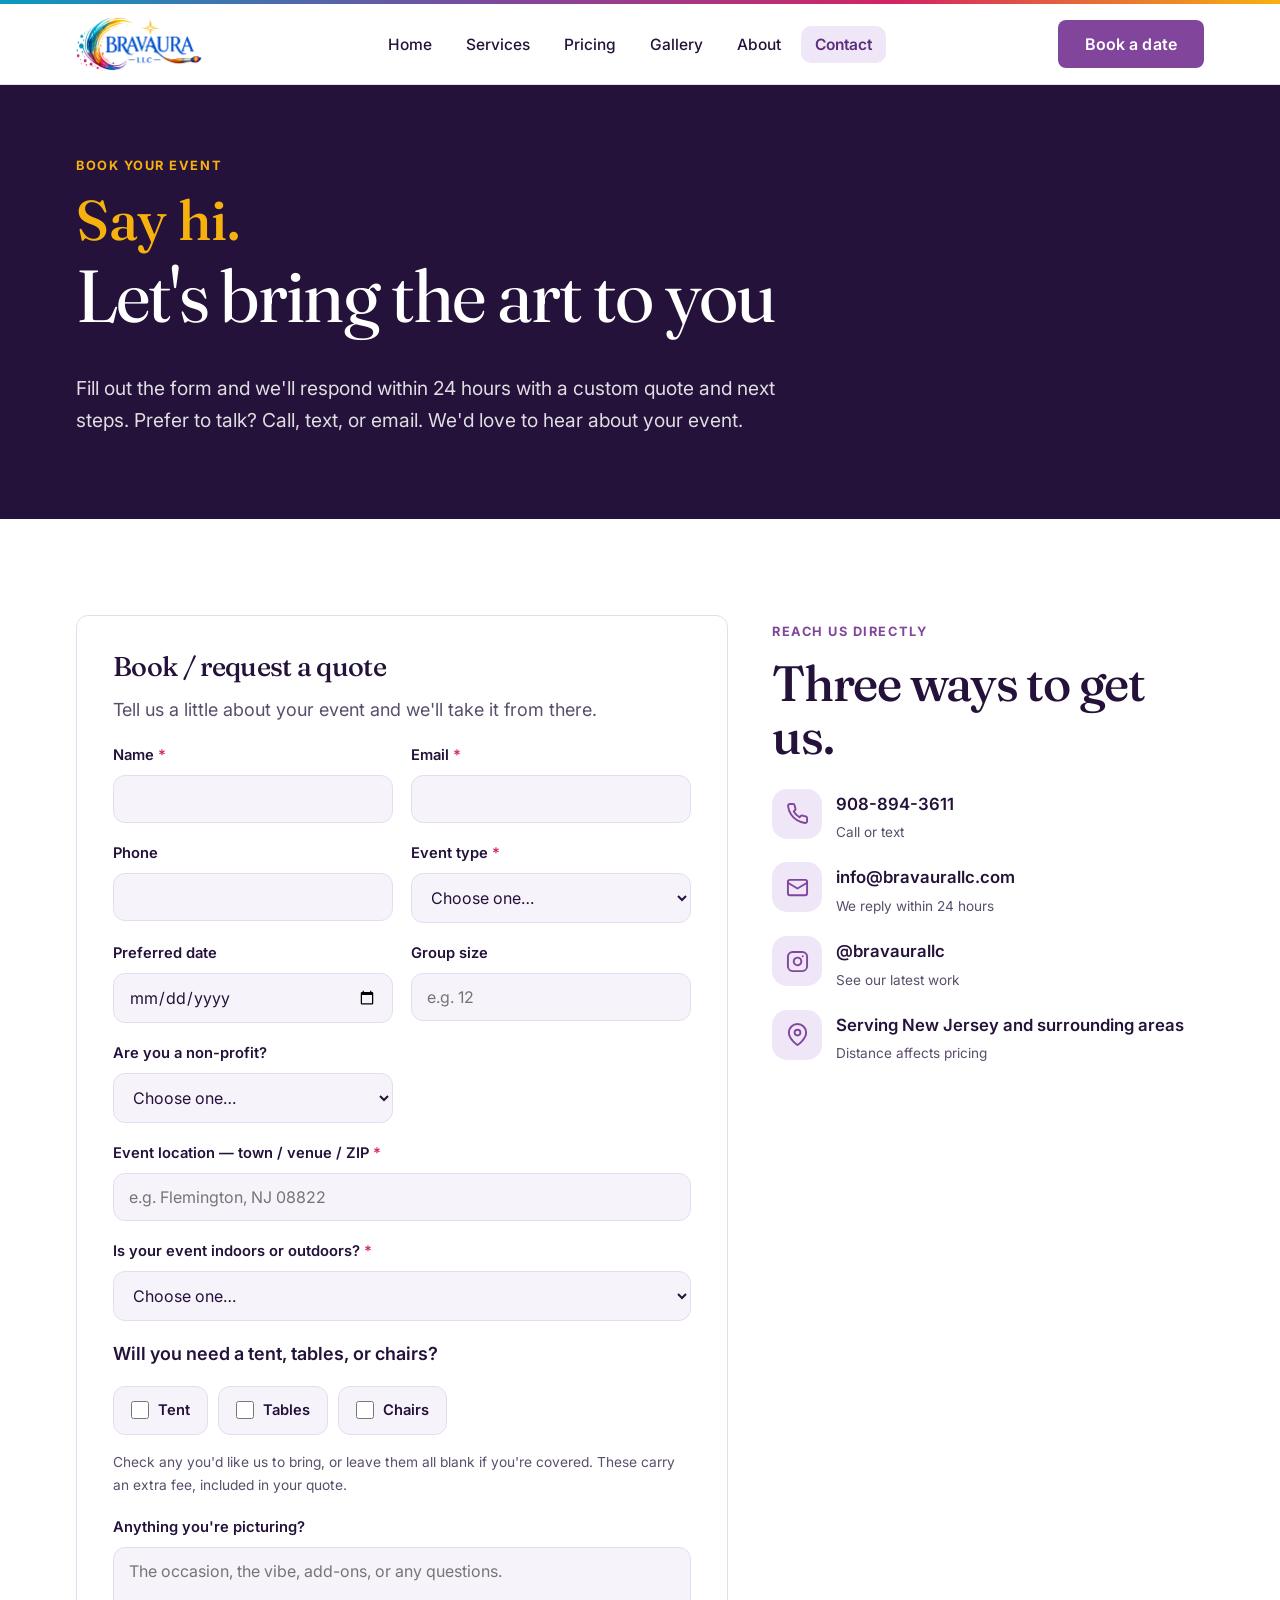
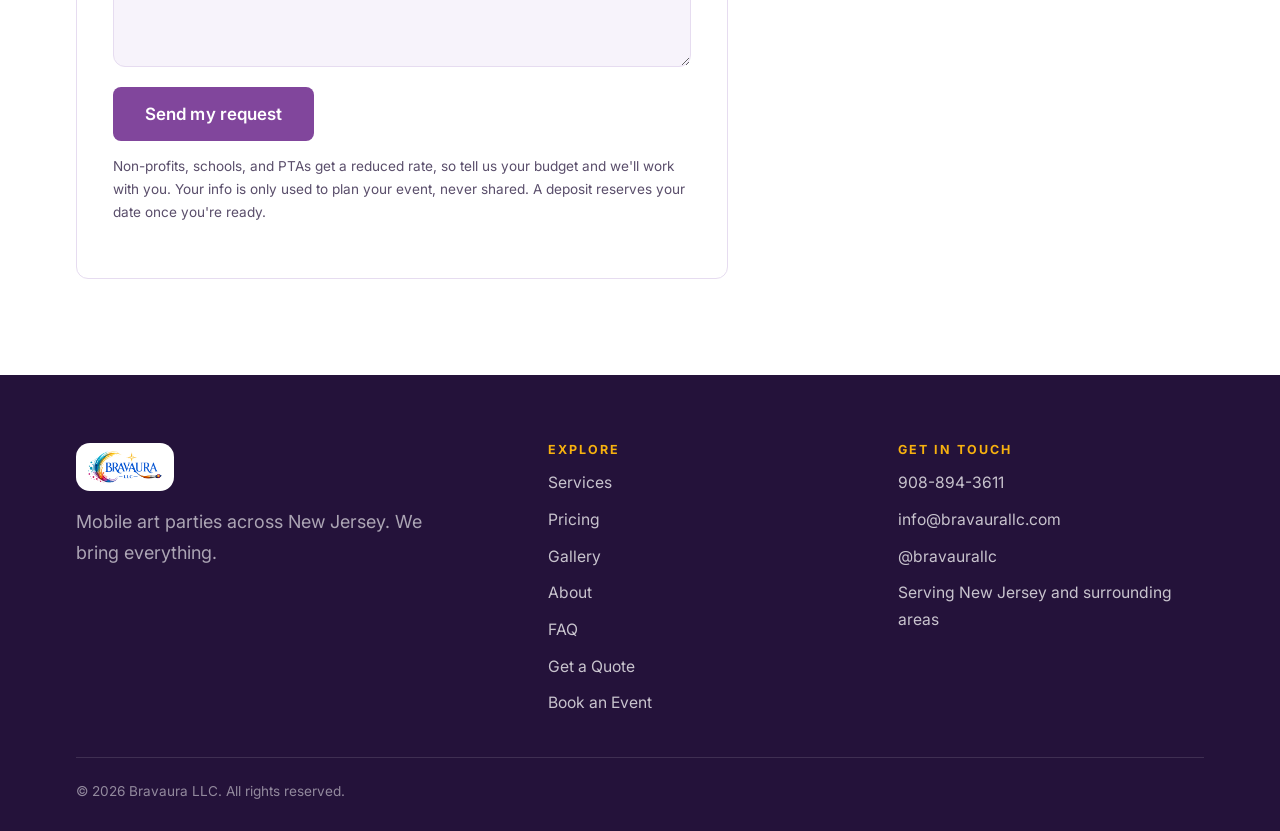
<file: contact.html>
<!DOCTYPE html>
<html lang="en">
<head>
<meta charset="utf-8">
<meta name="viewport" content="width=device-width, initial-scale=1">
<title>Contact & Booking | Bravaura LLC Art Events NJ</title>
<meta name="description" content="Book a Bravaura mobile art event in New Jersey. Request a custom quote for birthday parties, paint & sip, corporate team building, face painting, or a master class. Call or text 908-894-3611.">
<link rel="canonical" href="https://bravaurallc.com/contact.html">
<meta property="og:title" content="Contact & Booking | Bravaura LLC Art Events NJ">
<meta property="og:description" content="Book a Bravaura mobile art event in New Jersey. Request a custom quote for birthday parties, paint & sip, corporate team building, face painting, or a master class. Call or text 908-894-3611.">
<meta property="og:type" content="website">
<meta property="og:url" content="https://bravaurallc.com/contact.html">
<meta property="og:site_name" content="Bravaura LLC">
<meta property="og:image" content="https://bravaurallc.com/assets/og-image.jpg">
<meta property="og:image:width" content="1200">
<meta property="og:image:height" content="630">
<meta property="og:image:alt" content="Bravaura LLC — mobile art parties in New Jersey">
<meta name="twitter:card" content="summary_large_image">
<meta name="twitter:title" content="Contact & Booking | Bravaura LLC Art Events NJ">
<meta name="twitter:description" content="Book a Bravaura mobile art event in New Jersey. Request a custom quote for birthday parties, paint & sip, corporate team building, face painting, or a master class. Call or text 908-894-3611.">
<meta name="twitter:image" content="https://bravaurallc.com/assets/og-image.jpg">
<link rel="icon" type="image/png" href="assets/bravaura-logo-final.png">
<link rel="preconnect" href="https://fonts.googleapis.com">
<link rel="preconnect" href="https://fonts.gstatic.com" crossorigin>
<link href="https://fonts.googleapis.com/css2?family=Fraunces:ital,opsz,wght,WONK@0,9..144,400,0;0,9..144,500,0;0,9..144,600,0;0,9..144,700,0;1,9..144,500,0&family=Inter:wght@400;500;600;700&family=Caveat:wght@500;600;700&display=swap" rel="stylesheet">
<link rel="stylesheet" href="css/styles.css">
</head>
<body>

<hr class="sweep-bar">
<header class="site-header">
  <div class="container nav">
    <a href="index.html" class="brand" aria-label="Bravaura LLC home"><img src="assets/bravaura-logo-final.png" alt="Bravaura LLC logo"></a>
    <nav aria-label="Main"><ul class="nav-links" id="nav-links"><li><a href="index.html">Home</a></li><li><a href="services.html">Services</a></li><li><a href="pricing.html">Pricing</a></li><li><a href="gallery.html">Gallery</a></li><li><a href="about.html">About</a></li><li><a href="contact.html" class="active" aria-current="page">Contact</a></li></ul></nav>
    <div class="nav-cta">
      <a href="contact.html" class="btn btn--gold">Book a date</a>
      <button class="nav-toggle" aria-label="Toggle menu" aria-expanded="false" aria-controls="nav-links"><span></span><span></span><span></span></button>
    </div>
  </div>
</header>
<main>

<section class="page-hero">
  <div class="container">
    <span class="eyebrow">book your event</span>
    <span class="script-accent">Say hi.</span><h1>Let's bring the art to you</h1>
    <p class="lead">Fill out the form and we'll respond within 24 hours with a custom quote and next steps. Prefer to talk? Call, text, or email. We'd love to hear about your event.</p>
    
  </div>
</section>

<section class="section">
  <div class="container split" style="align-items:start;gap:44px">
    <div class="reveal"><div class="form-card">
        <h2 class="mt-0" style="font-size:1.7rem">Book / request a quote</h2>
        <p style="color:var(--body)">Tell us a little about your event and we'll take it from there.</p>
        <form data-bravaura-form name="booking-request" method="POST" novalidate
              action="https://formsubmit.co/bravaurallc@gmail.com"
              data-endpoint="https://formsubmit.co/ajax/bravaurallc@gmail.com">
          <input type="hidden" name="_subject" value="Bravaura website: Book / request a quote">
          <input type="hidden" name="_template" value="table">
          <input type="hidden" name="_captcha" value="false">
          <input type="hidden" name="_next" value="https://bravaurallc.com/thank-you.html">
          <p style="display:none"><label>Leave this empty: <input name="_honey"></label></p>
          <div class="form-grid">
            <div class="field"><label for="name">Name <span class="req">*</span></label><input id="name" name="name" type="text" required autocomplete="name"></div>
            <div class="field"><label for="email">Email <span class="req">*</span></label><input id="email" name="email" type="email" required autocomplete="email"></div>
            <div class="field"><label for="phone">Phone</label><input id="phone" name="phone" type="tel" autocomplete="tel"></div>
            <div class="field"><label for="event_type">Event type <span class="req">*</span></label>
              <select id="event_type" name="event_type" required>
                <option value="" disabled selected>Choose one&hellip;</option>
                <option>Birthday Party</option><option>Paint &amp; Sip</option>
                <option>Corporate &amp; Team Night</option><option>Face Painting</option>
                <option>Master Class</option><option>Other</option>
              </select>
            </div>
            <div class="field"><label for="event_date">Preferred date</label><input id="event_date" name="event_date" type="date"></div>
            <div class="field"><label for="group_size">Group size</label><input id="group_size" name="group_size" type="number" min="1" placeholder="e.g. 12"></div>
            <div class="field"><label for="nonprofit">Are you a non-profit?</label>
              <select id="nonprofit" name="nonprofit">
                <option value="" disabled selected>Choose one&hellip;</option>
                <option>No</option>
                <option>Yes &mdash; we're a non-profit</option>
                <option>Yes &mdash; a school or PTA</option>
              </select>
            </div>
            <div class="field full"><label for="location">Event location — town / venue / ZIP <span class="req">*</span></label><input id="location" name="location" type="text" placeholder="e.g. Flemington, NJ 08822" required></div>
            <div class="field full"><label for="setting">Is your event indoors or outdoors? <span class="req">*</span></label>
              <select id="setting" name="setting" required>
                <option value="" disabled selected>Choose one&hellip;</option>
                <option>Indoors</option>
                <option>Outdoors</option>
                <option>A bit of both</option>
                <option>Not sure yet</option>
              </select>
            </div>
            <div class="field full">
              <span class="field-label">Will you need a tent, tables, or chairs?</span>
              <div class="check-row">
                <label class="check"><input type="checkbox" name="setup_needs" value="Tent"> Tent</label>
                <label class="check"><input type="checkbox" name="setup_needs" value="Tables"> Tables</label>
                <label class="check"><input type="checkbox" name="setup_needs" value="Chairs"> Chairs</label>
              </div>
              <small class="field-hint">Check any you'd like us to bring, or leave them all blank if you're covered. These carry an extra fee, included in your quote.</small>
            </div>
            <div class="field full"><label for="message">Anything you're picturing?</label><textarea id="message" name="message" placeholder="The occasion, the vibe, add-ons, or any questions."></textarea></div>
          </div>
          <div style="margin-top:20px"><button type="submit" class="btn btn--gold btn--lg">Send my request</button></div>
          <div class="form-status" role="status" aria-live="polite"></div>
          <p class="form-note">Non-profits, schools, and PTAs get a reduced rate, so tell us your budget and we'll work with you. Your info is only used to plan your event, never shared. A deposit reserves your date once you're ready.</p>
        </form>
      </div></div>
    <div class="reveal d1">
      <span class="eyebrow">reach us directly</span>
      <h2>Three ways to get us.</h2>
      <div class="contact-info">
        <div class="contact-line"><div class="ci"><svg viewBox="0 0 24 24" fill="none" stroke="currentColor" stroke-width="2" stroke-linecap="round" stroke-linejoin="round"><path d="M22 16.92v3a2 2 0 0 1-2.18 2 19.79 19.79 0 0 1-8.63-3.07 19.5 19.5 0 0 1-6-6 19.79 19.79 0 0 1-3.07-8.67A2 2 0 0 1 4.11 2h3a2 2 0 0 1 2 1.72c.13.96.36 1.9.7 2.81a2 2 0 0 1-.45 2.11L8.09 9.91a16 16 0 0 0 6 6l1.27-1.27a2 2 0 0 1 2.11-.45c.9.34 1.85.57 2.81.7A2 2 0 0 1 22 16.92z"/></svg></div><div><a href="tel:9088943611">908-894-3611</a><small>Call or text</small></div></div>
        <div class="contact-line"><div class="ci"><svg viewBox="0 0 24 24" fill="none" stroke="currentColor" stroke-width="2" stroke-linecap="round" stroke-linejoin="round"><rect x="2" y="4" width="20" height="16" rx="2"/><path d="m22 7-10 6L2 7"/></svg></div><div><a href="mailto:info@bravaurallc.com">info@bravaurallc.com</a><small>We reply within 24 hours</small></div></div>
        <div class="contact-line"><div class="ci"><svg viewBox="0 0 24 24" fill="none" stroke="currentColor" stroke-width="2" stroke-linecap="round" stroke-linejoin="round"><rect x="2" y="2" width="20" height="20" rx="5"/><path d="M16 11.37A4 4 0 1 1 12.63 8 4 4 0 0 1 16 11.37z"/><line x1="17.5" y1="6.5" x2="17.51" y2="6.5"/></svg></div><div><a href="https://instagram.com/bravaurallc" target="_blank" rel="noopener">@bravaurallc</a><small>See our latest work</small></div></div>
        <div class="contact-line"><div class="ci"><svg viewBox="0 0 24 24" fill="none" stroke="currentColor" stroke-width="2" stroke-linecap="round" stroke-linejoin="round"><path d="M21 10c0 7-9 13-9 13s-9-6-9-13a9 9 0 0 1 18 0z"/><circle cx="12" cy="10" r="3"/></svg></div><div><span>Serving New Jersey and surrounding areas</span><small>Distance affects pricing</small></div></div>
      </div>
    </div>
  </div>
</section>

</main>
<footer class="site-footer">
  <div class="container">
    <div class="footer-grid">
      <div class="footer-brand">
        <img src="assets/bravaura-logo-final.png" alt="Bravaura LLC">
        <p>Mobile art parties across New Jersey. We bring everything.</p>
      </div>
      <div class="footer-col">
        <h4>Explore</h4>
        <ul>
          <li><a href="services.html">Services</a></li>
          <li><a href="pricing.html">Pricing</a></li>
          <li><a href="gallery.html">Gallery</a></li>
          <li><a href="about.html">About</a></li>
          <li><a href="faq.html">FAQ</a></li>
          <li><a href="quote.html">Get a Quote</a></li>
          <li><a href="contact.html">Book an Event</a></li>
        </ul>
      </div>
      <div class="footer-col">
        <h4>Get in Touch</h4>
        <ul>
          <li><a href="tel:9088943611">908-894-3611</a></li>
          <li><a href="mailto:info@bravaurallc.com">info@bravaurallc.com</a></li>
          <li><a href="https://instagram.com/bravaurallc" target="_blank" rel="noopener">@bravaurallc</a></li>
          <li>Serving New Jersey and surrounding areas</li>
        </ul>
      </div>
    </div>
    <div class="footer-bottom">
      <span>&copy; <span id="year">2026</span> Bravaura LLC. All rights reserved.</span>
    </div>
  </div>
</footer>
<div id="promo-pop" role="dialog" aria-modal="true" aria-labelledby="promo-title" aria-hidden="true">
  <div class="promo-card">
    <button class="promo-close" type="button" aria-label="Close">&times;</button>
    <div class="promo-flyer"><a href="assets/olipop-paint-flyer.jpg" target="_blank" rel="noopener" title="Open the full flyer"><img src="assets/olipop-paint-flyer.jpg" alt="Olipop &amp; Paint flyer: Saturday September 12 2026, 5 to 7pm at Livi's Lavender Farm, Robbinsville NJ. Tickets $65 per person." loading="lazy" onerror="this.closest('.promo-flyer').remove()"></a></div>
    <div class="promo-body">
      <span class="promo-kicker">save the date</span>
      <h3 id="promo-title">Olipop &amp; Paint</h3>
      <p class="promo-when">Saturday, September 12 &middot; 5:00&ndash;7:00 pm</p>
      <p class="promo-where">Livi's Lavender Farm &middot; Robbinsville, NJ</p>
      <p class="promo-note">A lavender-themed painting, step by step. All supplies included, plus a lavender sachet fresh from the farm. All ages, no experience needed.</p>
      <p class="promo-early">Early bird: 15% off with code <b>EARLYBIRD15</b> until Aug 23</p>
      <a href="https://square.link/u/ehouc1P7" target="_blank" rel="noopener" class="btn btn--purple btn--lg promo-cta">Buy tickets</a>
    </div>
  </div>
</div>
<script src="js/main.js"></script>
</body>
</html>
</file>
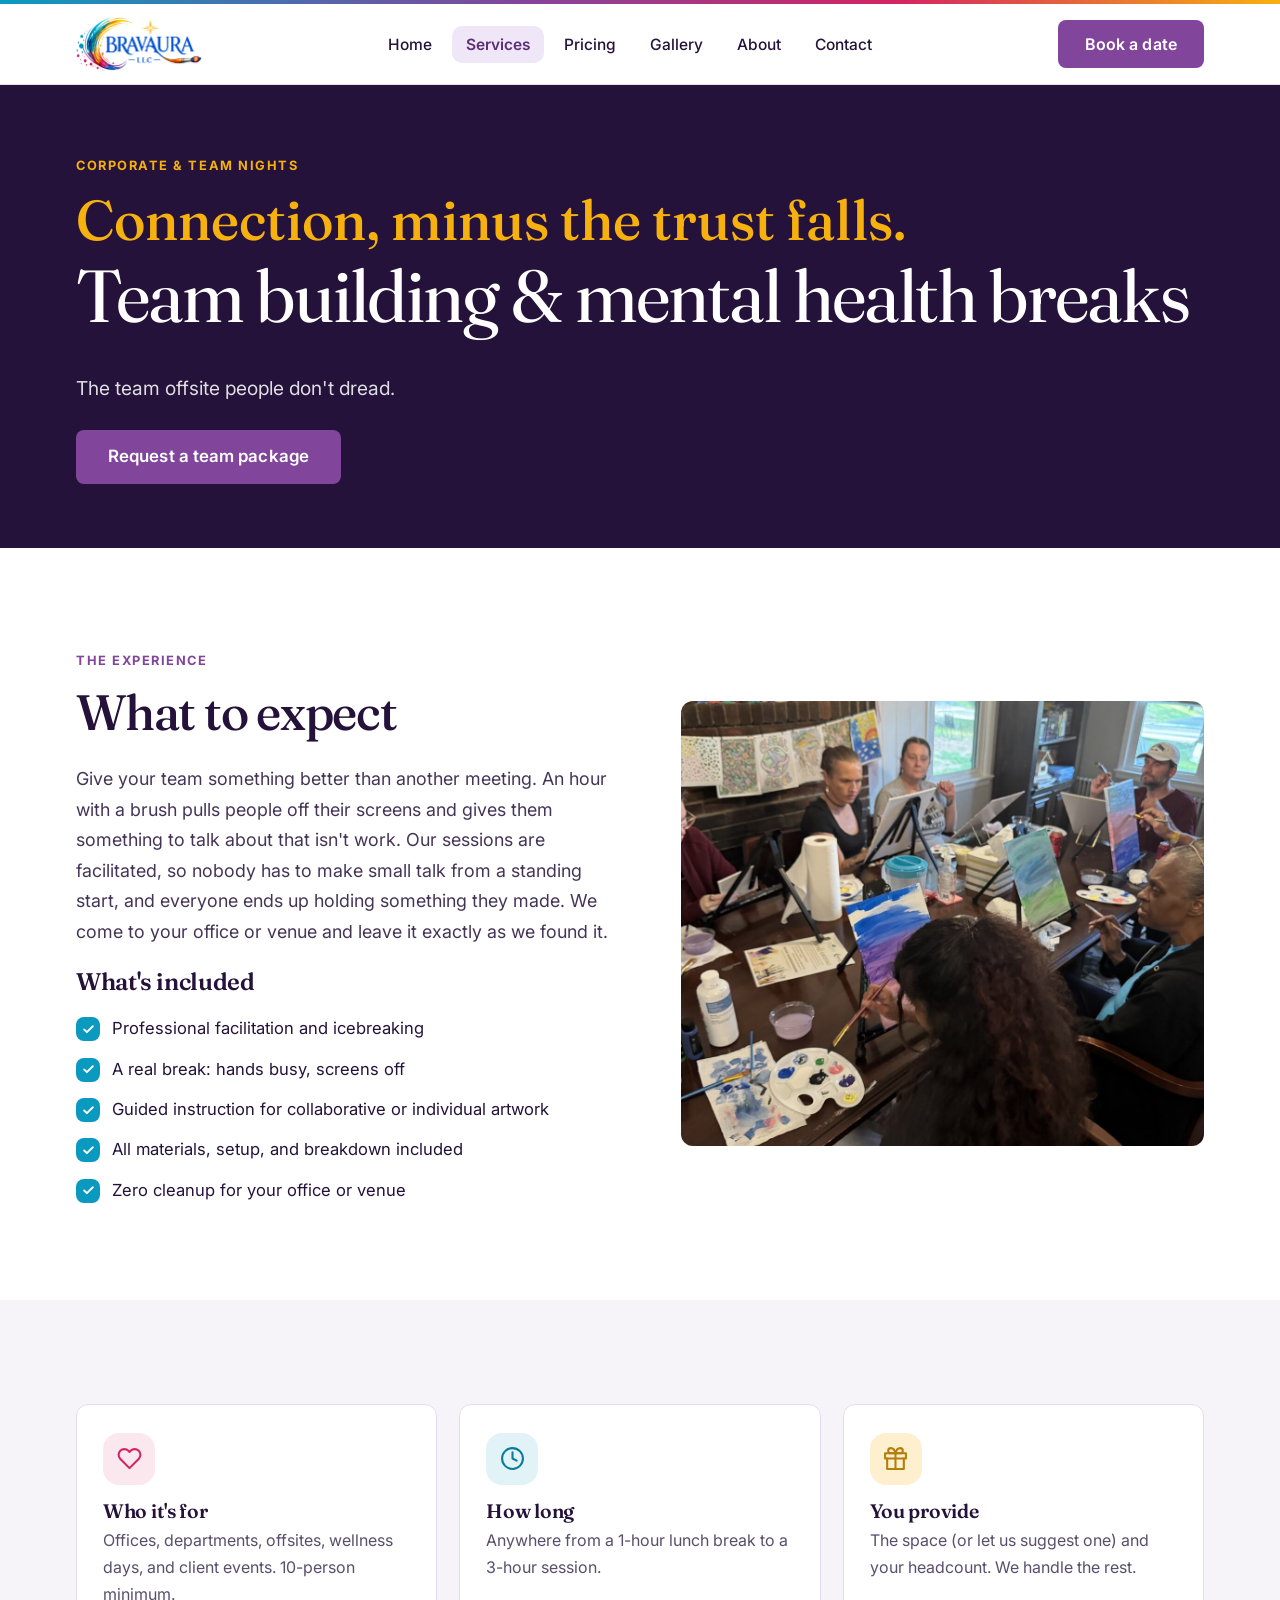
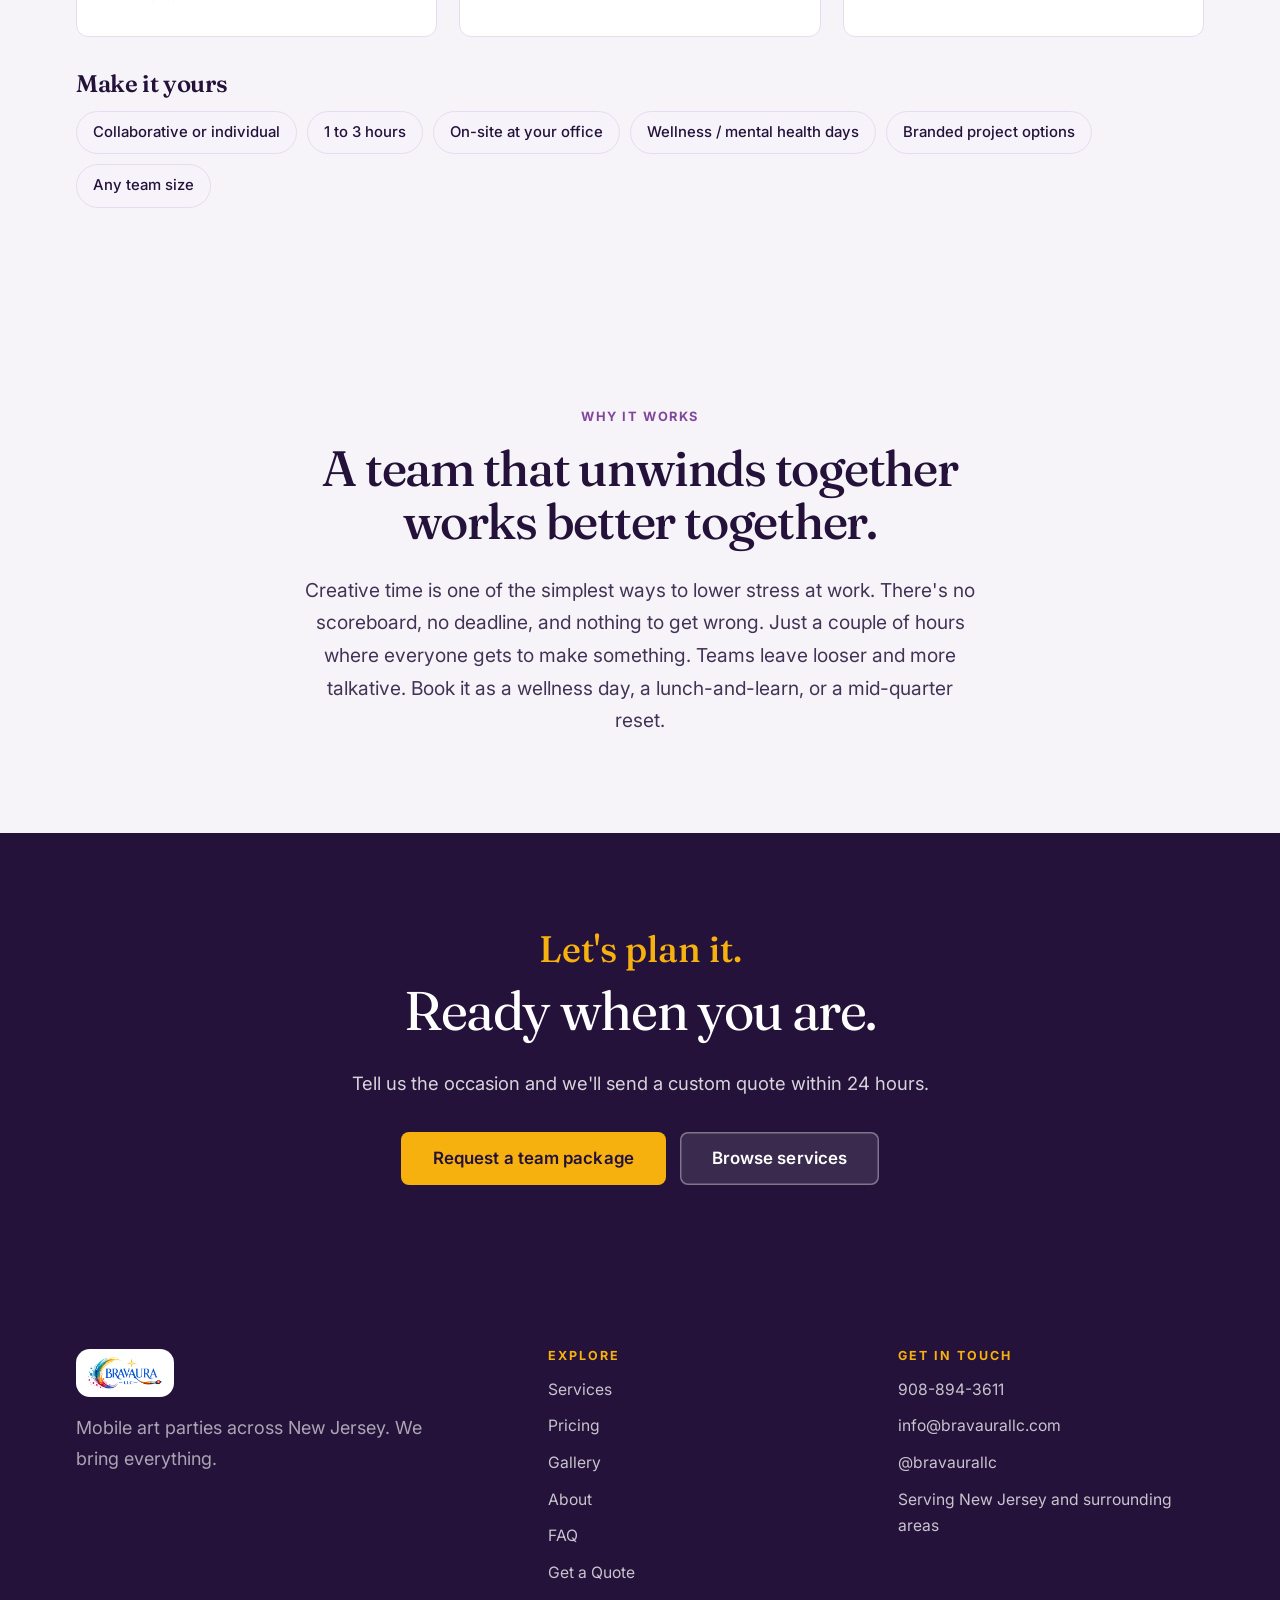
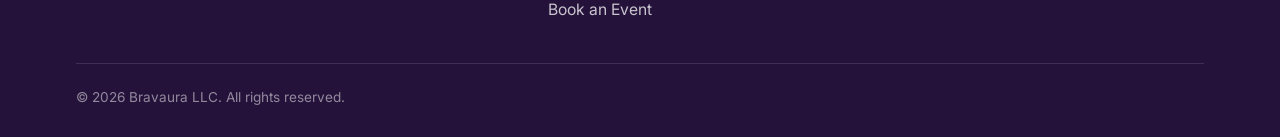
<file: corporate.html>
<!DOCTYPE html>
<html lang="en">
<head>
<meta charset="utf-8">
<meta name="viewport" content="width=device-width, initial-scale=1">
<title>Corporate Team Building &amp; Wellness Art Events NJ | Bravaura LLC</title>
<meta name="description" content="Art-based corporate team building and mental health breaks across New Jersey. Facilitated, low-pressure creative sessions that relieve stress and build connection. We come to your office, and setup and cleanup are included.">
<link rel="canonical" href="https://bravaurallc.com/corporate.html">
<meta property="og:title" content="Corporate Team Building &amp; Wellness Art Events NJ | Bravaura LLC">
<meta property="og:description" content="Art-based corporate team building and mental health breaks across New Jersey. Facilitated, low-pressure creative sessions that relieve stress and build connection. We come to your office, and setup and cleanup are included.">
<meta property="og:type" content="website">
<meta property="og:url" content="https://bravaurallc.com/corporate.html">
<meta property="og:site_name" content="Bravaura LLC">
<meta property="og:image" content="https://bravaurallc.com/assets/og-image.jpg">
<meta property="og:image:width" content="1200">
<meta property="og:image:height" content="630">
<meta property="og:image:alt" content="Bravaura LLC — mobile art parties in New Jersey">
<meta name="twitter:card" content="summary_large_image">
<meta name="twitter:title" content="Corporate Team Building &amp; Wellness Art Events NJ | Bravaura LLC">
<meta name="twitter:description" content="Art-based corporate team building and mental health breaks across New Jersey. Facilitated, low-pressure creative sessions that relieve stress and build connection. We come to your office, and setup and cleanup are included.">
<meta name="twitter:image" content="https://bravaurallc.com/assets/og-image.jpg">
<link rel="icon" type="image/png" href="assets/bravaura-logo-final.png">
<link rel="preconnect" href="https://fonts.googleapis.com">
<link rel="preconnect" href="https://fonts.gstatic.com" crossorigin>
<link href="https://fonts.googleapis.com/css2?family=Fraunces:ital,opsz,wght,WONK@0,9..144,400,0;0,9..144,500,0;0,9..144,600,0;0,9..144,700,0;1,9..144,500,0&family=Inter:wght@400;500;600;700&family=Caveat:wght@500;600;700&display=swap" rel="stylesheet">
<link rel="stylesheet" href="css/styles.css">
</head>
<body>

<hr class="sweep-bar">
<header class="site-header">
  <div class="container nav">
    <a href="index.html" class="brand" aria-label="Bravaura LLC home"><img src="assets/bravaura-logo-final.png" alt="Bravaura LLC logo"></a>
    <nav aria-label="Main"><ul class="nav-links" id="nav-links"><li><a href="index.html">Home</a></li><li><a href="services.html" class="active" aria-current="page">Services</a></li><li><a href="pricing.html">Pricing</a></li><li><a href="gallery.html">Gallery</a></li><li><a href="about.html">About</a></li><li><a href="contact.html">Contact</a></li></ul></nav>
    <div class="nav-cta">
      <a href="contact.html" class="btn btn--gold">Book a date</a>
      <button class="nav-toggle" aria-label="Toggle menu" aria-expanded="false" aria-controls="nav-links"><span></span><span></span><span></span></button>
    </div>
  </div>
</header>
<main>

<section class="page-hero">
  <div class="container">
    <span class="eyebrow">corporate &amp; team nights</span>
    <span class="script-accent">Connection, minus the trust falls.</span><h1>Team building &amp; mental health breaks</h1>
    <p class="lead">The team offsite people don't dread.</p>
    <div class="btn-row" style="margin-top:1.6rem"><a href="contact.html" class="btn btn--gold btn--lg">Request a team package</a></div>
  </div>
</section>

<section class="section">
  <div class="container split">
    <div class="reveal">
      <span class="eyebrow">the experience</span>
      <h2>What to expect</h2>
      <p class="lead" style="font-size:1.12rem">Give your team something better than another meeting. An hour with a brush pulls people off their screens and gives them something to talk about that isn't work. Our sessions are facilitated, so nobody has to make small talk from a standing start, and everyone ends up holding something they made. We come to your office or venue and leave it exactly as we found it.</p>
      <h3 style="margin-top:1.4rem">What's included</h3>
      <ul class="checklist"><li>Professional facilitation and icebreaking</li><li>A real break: hands busy, screens off</li><li>Guided instruction for collaborative or individual artwork</li><li>All materials, setup, and breakdown included</li><li>Zero cleanup for your office or venue</li></ul>
    </div>
    <div class="split-media reveal d1"><div class="frame-photo tilt-r sh-teal"><img src="assets/gallery/indoor-table-group.jpg" alt="A team painting together during a corporate art session" loading="lazy" onerror="this.closest('.frame-photo').classList.add('fail')"></div></div>
  </div>
</section>

<section class="section section--cream2">
  <div class="container">
    <div class="info-grid">
      <div class="info-card reveal"><div class="ic ic--magenta"><svg viewBox="0 0 24 24" fill="none" stroke="currentColor" stroke-width="2" stroke-linecap="round" stroke-linejoin="round"><path d="M20.84 4.61a5.5 5.5 0 0 0-7.78 0L12 5.67l-1.06-1.06a5.5 5.5 0 0 0-7.78 7.78l1.06 1.06L12 21.23l7.78-7.78 1.06-1.06a5.5 5.5 0 0 0 0-7.78z"/></svg></div><h3>Who it's for</h3><p>Offices, departments, offsites, wellness days, and client events. 10-person minimum.</p></div>
      <div class="info-card reveal d1"><div class="ic ic--teal"><svg viewBox="0 0 24 24" fill="none" stroke="currentColor" stroke-width="2" stroke-linecap="round" stroke-linejoin="round"><circle cx="12" cy="12" r="10"/><polyline points="12 6 12 12 16 14"/></svg></div><h3>How long</h3><p>Anywhere from a 1-hour lunch break to a 3-hour session.</p></div>
      <div class="info-card reveal d2"><div class="ic ic--gold"><svg viewBox="0 0 24 24" fill="none" stroke="currentColor" stroke-width="2" stroke-linecap="round" stroke-linejoin="round"><polyline points="20 12 20 22 4 22 4 12"/><rect x="2" y="7" width="20" height="5"/><line x1="12" y1="22" x2="12" y2="7"/><path d="M12 7H7.5a2.5 2.5 0 0 1 0-5C11 2 12 7 12 7z"/><path d="M12 7h4.5a2.5 2.5 0 0 0 0-5C13 2 12 7 12 7z"/></svg></div><h3>You provide</h3><p>The space (or let us suggest one) and your headcount. We handle the rest.</p></div>
    </div>
    <div style="margin-top:34px" class="reveal"><h3>Make it yours</h3><div class="pill-row"><span class="pill">Collaborative or individual</span><span class="pill">1 to 3 hours</span><span class="pill">On-site at your office</span><span class="pill">Wellness / mental health days</span><span class="pill">Branded project options</span><span class="pill">Any team size</span></div></div>
  </div>
</section>

<section class="section section--cream2">
  <div class="container center narrow">
    <span class="eyebrow">why it works</span>
    <h2>A team that unwinds together works better together.</h2>
    <p class="lead" style="margin:0 auto">Creative time is one of the simplest ways to lower stress at work. There's no scoreboard, no deadline, and nothing to get wrong. Just a couple of hours where everyone gets to make something. Teams leave looser and more talkative. Book it as a wellness day, a lunch-and-learn, or a mid-quarter reset.</p>
  </div>
</section>
<section class="section cta">
  <div class="container">
    <span class="script-accent">Let's plan it.</span>
    <h2>Ready when you are.</h2>
    <p>Tell us the occasion and we'll send a custom quote within 24 hours.</p>
    <div class="btn-row" style="justify-content:center">
      <a href="contact.html" class="btn btn--gold btn--lg">Request a team package</a>
      <a href="services.html" class="btn btn--white btn--lg">Browse services</a>
    </div>
  </div>
</section>

</main>
<footer class="site-footer">
  <div class="container">
    <div class="footer-grid">
      <div class="footer-brand">
        <img src="assets/bravaura-logo-final.png" alt="Bravaura LLC">
        <p>Mobile art parties across New Jersey. We bring everything.</p>
      </div>
      <div class="footer-col">
        <h4>Explore</h4>
        <ul>
          <li><a href="services.html">Services</a></li>
          <li><a href="pricing.html">Pricing</a></li>
          <li><a href="gallery.html">Gallery</a></li>
          <li><a href="about.html">About</a></li>
          <li><a href="faq.html">FAQ</a></li>
          <li><a href="quote.html">Get a Quote</a></li>
          <li><a href="contact.html">Book an Event</a></li>
        </ul>
      </div>
      <div class="footer-col">
        <h4>Get in Touch</h4>
        <ul>
          <li><a href="tel:9088943611">908-894-3611</a></li>
          <li><a href="mailto:info@bravaurallc.com">info@bravaurallc.com</a></li>
          <li><a href="https://instagram.com/bravaurallc" target="_blank" rel="noopener">@bravaurallc</a></li>
          <li>Serving New Jersey and surrounding areas</li>
        </ul>
      </div>
    </div>
    <div class="footer-bottom">
      <span>&copy; <span id="year">2026</span> Bravaura LLC. All rights reserved.</span>
    </div>
  </div>
</footer>
<div id="promo-pop" role="dialog" aria-modal="true" aria-labelledby="promo-title" aria-hidden="true">
  <div class="promo-card">
    <button class="promo-close" type="button" aria-label="Close">&times;</button>
    <div class="promo-flyer"><a href="assets/olipop-paint-flyer.jpg" target="_blank" rel="noopener" title="Open the full flyer"><img src="assets/olipop-paint-flyer.jpg" alt="Olipop &amp; Paint flyer: Saturday September 12 2026, 5 to 7pm at Livi's Lavender Farm, Robbinsville NJ. Tickets $65 per person." loading="lazy" onerror="this.closest('.promo-flyer').remove()"></a></div>
    <div class="promo-body">
      <span class="promo-kicker">save the date</span>
      <h3 id="promo-title">Olipop &amp; Paint</h3>
      <p class="promo-when">Saturday, September 12 &middot; 5:00&ndash;7:00 pm</p>
      <p class="promo-where">Livi's Lavender Farm &middot; Robbinsville, NJ</p>
      <p class="promo-note">A lavender-themed painting, step by step. All supplies included, plus a lavender sachet fresh from the farm. All ages, no experience needed.</p>
      <p class="promo-early">Early bird: 15% off with code <b>EARLYBIRD15</b> until Aug 23</p>
      <a href="https://square.link/u/ehouc1P7" target="_blank" rel="noopener" class="btn btn--purple btn--lg promo-cta">Buy tickets</a>
    </div>
  </div>
</div>
<script src="js/main.js"></script>
</body>
</html>
</file>
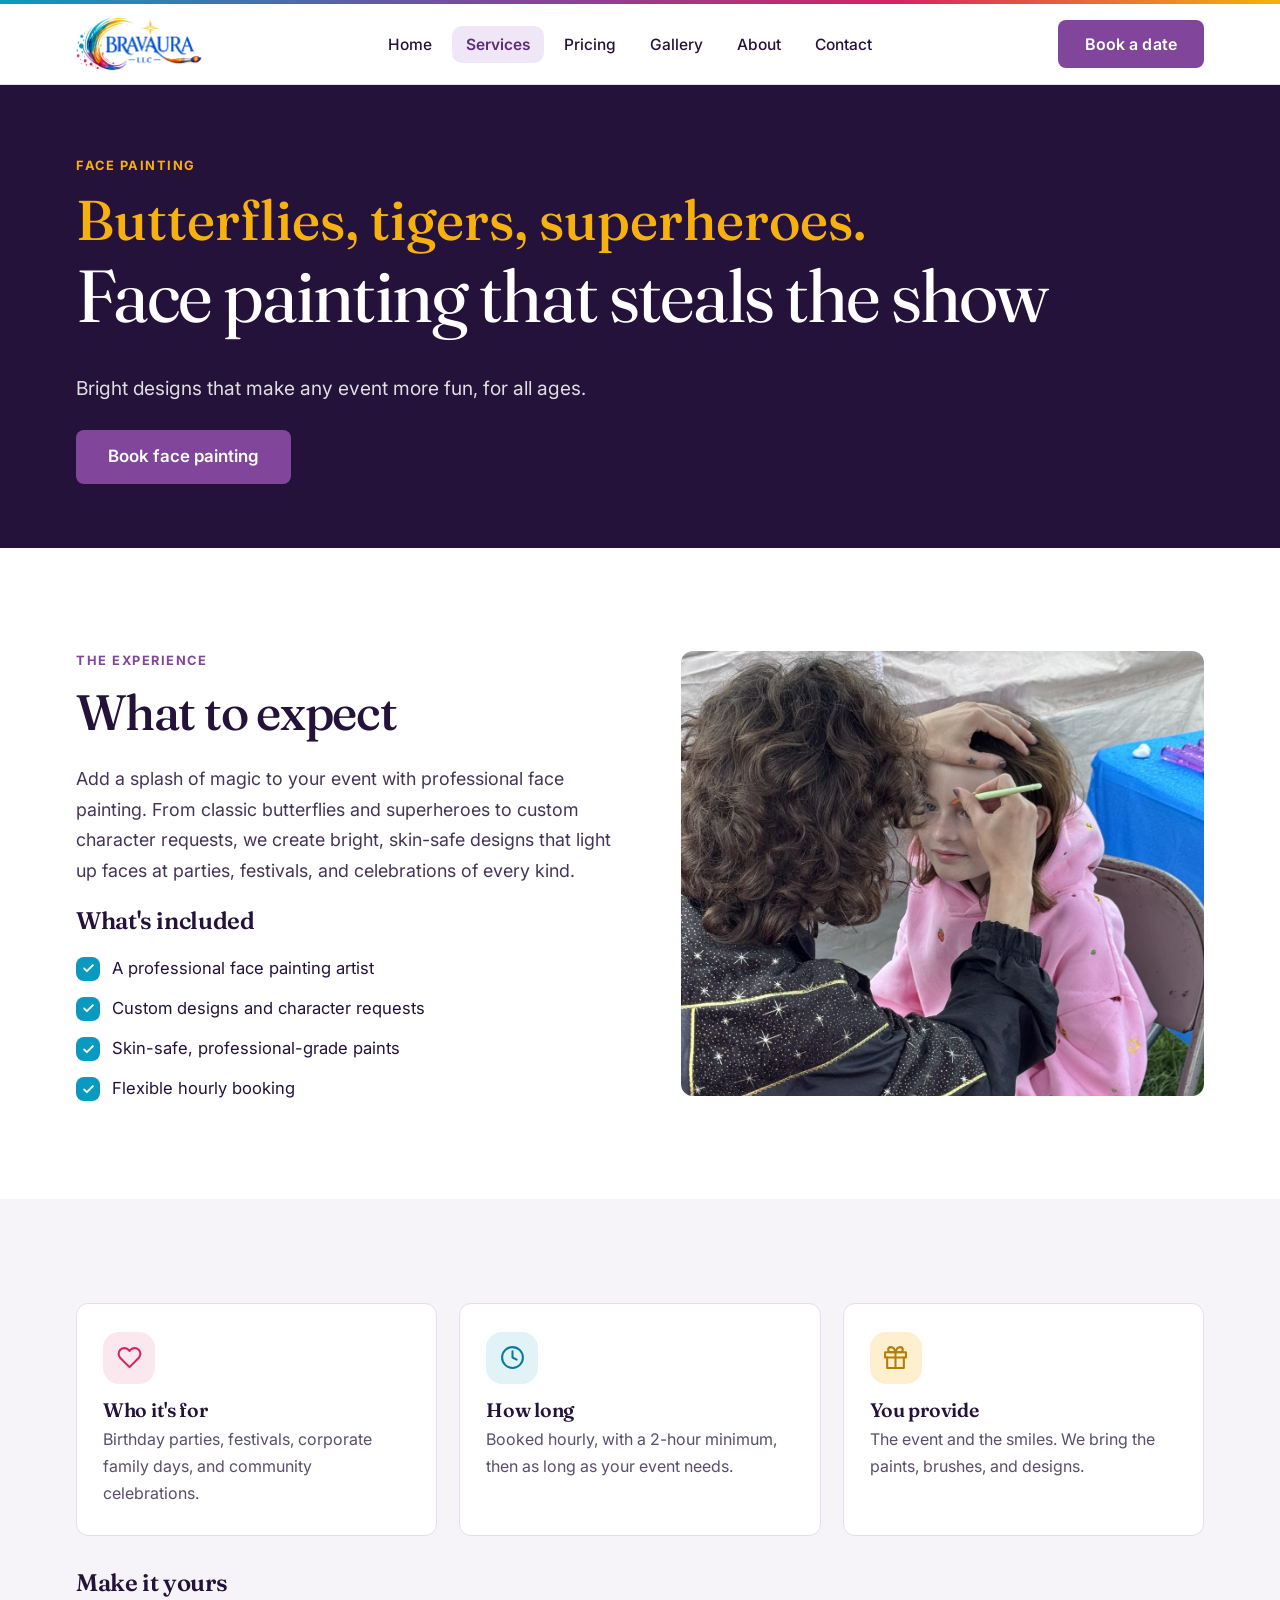
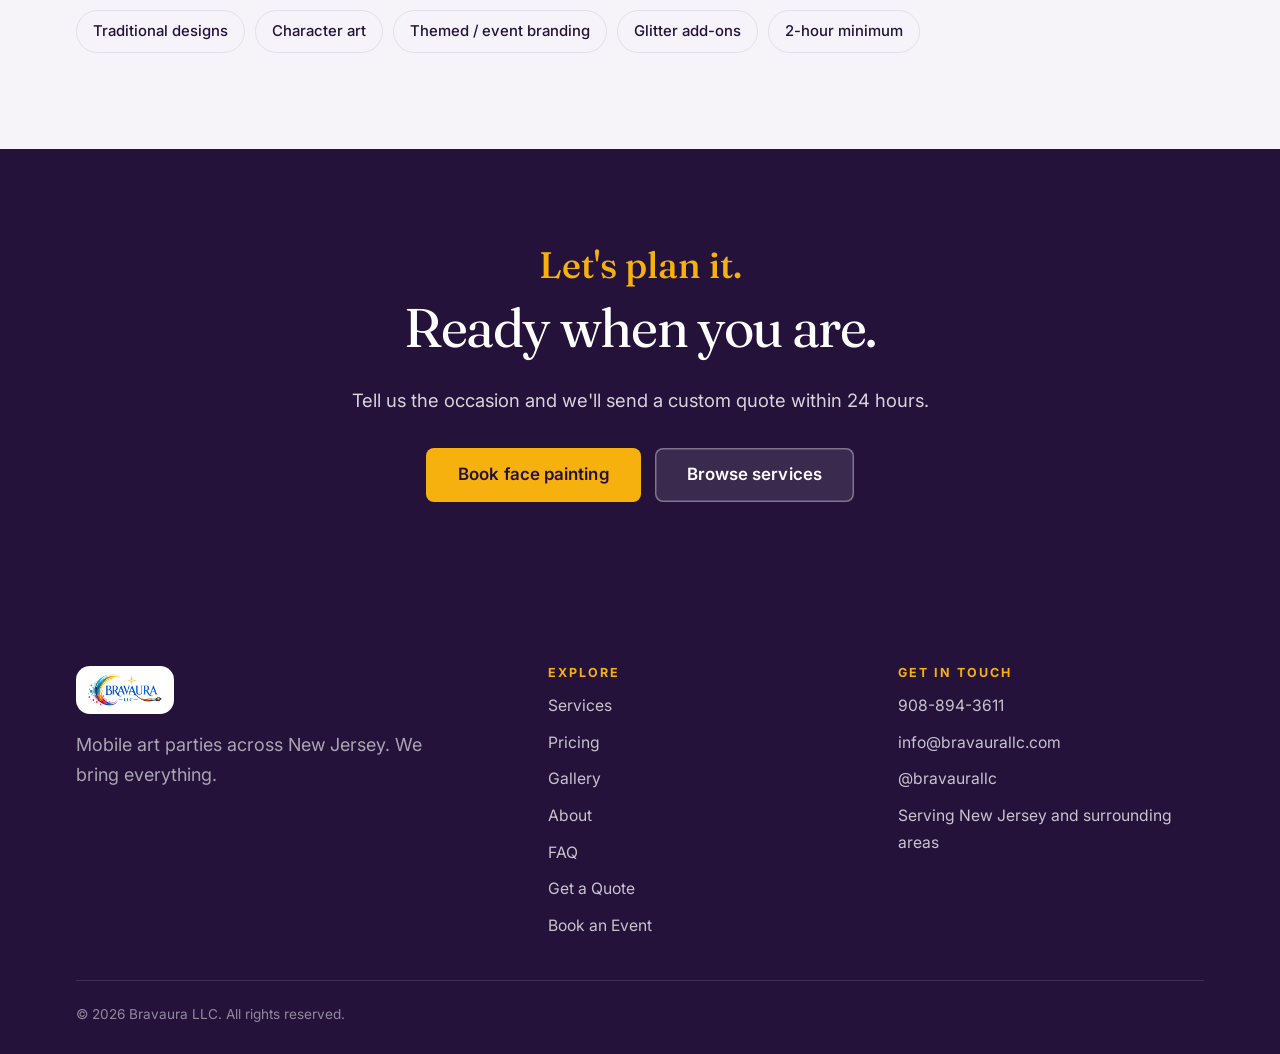
<file: face-painting.html>
<!DOCTYPE html>
<html lang="en">
<head>
<meta charset="utf-8">
<meta name="viewport" content="width=device-width, initial-scale=1">
<title>Face Painting Services NJ | Bravaura LLC</title>
<meta name="description" content="Professional face painting for parties, festivals, and events across New Jersey. Custom designs and character art with a 2-hour minimum. Book Bravaura for your celebration.">
<link rel="canonical" href="https://bravaurallc.com/face-painting.html">
<meta property="og:title" content="Face Painting Services NJ | Bravaura LLC">
<meta property="og:description" content="Professional face painting for parties, festivals, and events across New Jersey. Custom designs and character art with a 2-hour minimum. Book Bravaura for your celebration.">
<meta property="og:type" content="website">
<meta property="og:url" content="https://bravaurallc.com/face-painting.html">
<meta property="og:site_name" content="Bravaura LLC">
<meta property="og:image" content="https://bravaurallc.com/assets/og-image.jpg">
<meta property="og:image:width" content="1200">
<meta property="og:image:height" content="630">
<meta property="og:image:alt" content="Bravaura LLC — mobile art parties in New Jersey">
<meta name="twitter:card" content="summary_large_image">
<meta name="twitter:title" content="Face Painting Services NJ | Bravaura LLC">
<meta name="twitter:description" content="Professional face painting for parties, festivals, and events across New Jersey. Custom designs and character art with a 2-hour minimum. Book Bravaura for your celebration.">
<meta name="twitter:image" content="https://bravaurallc.com/assets/og-image.jpg">
<link rel="icon" type="image/png" href="assets/bravaura-logo-final.png">
<link rel="preconnect" href="https://fonts.googleapis.com">
<link rel="preconnect" href="https://fonts.gstatic.com" crossorigin>
<link href="https://fonts.googleapis.com/css2?family=Fraunces:ital,opsz,wght,WONK@0,9..144,400,0;0,9..144,500,0;0,9..144,600,0;0,9..144,700,0;1,9..144,500,0&family=Inter:wght@400;500;600;700&family=Caveat:wght@500;600;700&display=swap" rel="stylesheet">
<link rel="stylesheet" href="css/styles.css">
</head>
<body>

<hr class="sweep-bar">
<header class="site-header">
  <div class="container nav">
    <a href="index.html" class="brand" aria-label="Bravaura LLC home"><img src="assets/bravaura-logo-final.png" alt="Bravaura LLC logo"></a>
    <nav aria-label="Main"><ul class="nav-links" id="nav-links"><li><a href="index.html">Home</a></li><li><a href="services.html" class="active" aria-current="page">Services</a></li><li><a href="pricing.html">Pricing</a></li><li><a href="gallery.html">Gallery</a></li><li><a href="about.html">About</a></li><li><a href="contact.html">Contact</a></li></ul></nav>
    <div class="nav-cta">
      <a href="contact.html" class="btn btn--gold">Book a date</a>
      <button class="nav-toggle" aria-label="Toggle menu" aria-expanded="false" aria-controls="nav-links"><span></span><span></span><span></span></button>
    </div>
  </div>
</header>
<main>

<section class="page-hero">
  <div class="container">
    <span class="eyebrow">face painting</span>
    <span class="script-accent">Butterflies, tigers, superheroes.</span><h1>Face painting that steals the show</h1>
    <p class="lead">Bright designs that make any event more fun, for all ages.</p>
    <div class="btn-row" style="margin-top:1.6rem"><a href="contact.html" class="btn btn--gold btn--lg">Book face painting</a></div>
  </div>
</section>

<section class="section">
  <div class="container split">
    <div class="reveal">
      <span class="eyebrow">the experience</span>
      <h2>What to expect</h2>
      <p class="lead" style="font-size:1.12rem">Add a splash of magic to your event with professional face painting. From classic butterflies and superheroes to custom character requests, we create bright, skin-safe designs that light up faces at parties, festivals, and celebrations of every kind.</p>
      <h3 style="margin-top:1.4rem">What's included</h3>
      <ul class="checklist"><li>A professional face painting artist</li><li>Custom designs and character requests</li><li>Skin-safe, professional-grade paints</li><li>Flexible hourly booking</li></ul>
    </div>
    <div class="split-media reveal d1"><div class="frame-photo tilt-r sh-orange"><img src="assets/gallery/face-painting.jpg" alt="A colorful butterfly face paint design" loading="lazy" onerror="this.closest('.frame-photo').classList.add('fail')"></div></div>
  </div>
</section>

<section class="section section--cream2">
  <div class="container">
    <div class="info-grid">
      <div class="info-card reveal"><div class="ic ic--magenta"><svg viewBox="0 0 24 24" fill="none" stroke="currentColor" stroke-width="2" stroke-linecap="round" stroke-linejoin="round"><path d="M20.84 4.61a5.5 5.5 0 0 0-7.78 0L12 5.67l-1.06-1.06a5.5 5.5 0 0 0-7.78 7.78l1.06 1.06L12 21.23l7.78-7.78 1.06-1.06a5.5 5.5 0 0 0 0-7.78z"/></svg></div><h3>Who it's for</h3><p>Birthday parties, festivals, corporate family days, and community celebrations.</p></div>
      <div class="info-card reveal d1"><div class="ic ic--teal"><svg viewBox="0 0 24 24" fill="none" stroke="currentColor" stroke-width="2" stroke-linecap="round" stroke-linejoin="round"><circle cx="12" cy="12" r="10"/><polyline points="12 6 12 12 16 14"/></svg></div><h3>How long</h3><p>Booked hourly, with a 2-hour minimum, then as long as your event needs.</p></div>
      <div class="info-card reveal d2"><div class="ic ic--gold"><svg viewBox="0 0 24 24" fill="none" stroke="currentColor" stroke-width="2" stroke-linecap="round" stroke-linejoin="round"><polyline points="20 12 20 22 4 22 4 12"/><rect x="2" y="7" width="20" height="5"/><line x1="12" y1="22" x2="12" y2="7"/><path d="M12 7H7.5a2.5 2.5 0 0 1 0-5C11 2 12 7 12 7z"/><path d="M12 7h4.5a2.5 2.5 0 0 0 0-5C13 2 12 7 12 7z"/></svg></div><h3>You provide</h3><p>The event and the smiles. We bring the paints, brushes, and designs.</p></div>
    </div>
    <div style="margin-top:34px" class="reveal"><h3>Make it yours</h3><div class="pill-row"><span class="pill">Traditional designs</span><span class="pill">Character art</span><span class="pill">Themed / event branding</span><span class="pill">Glitter add-ons</span><span class="pill">2-hour minimum</span></div></div>
  </div>
</section>

<section class="section cta">
  <div class="container">
    <span class="script-accent">Let's plan it.</span>
    <h2>Ready when you are.</h2>
    <p>Tell us the occasion and we'll send a custom quote within 24 hours.</p>
    <div class="btn-row" style="justify-content:center">
      <a href="contact.html" class="btn btn--gold btn--lg">Book face painting</a>
      <a href="services.html" class="btn btn--white btn--lg">Browse services</a>
    </div>
  </div>
</section>

</main>
<footer class="site-footer">
  <div class="container">
    <div class="footer-grid">
      <div class="footer-brand">
        <img src="assets/bravaura-logo-final.png" alt="Bravaura LLC">
        <p>Mobile art parties across New Jersey. We bring everything.</p>
      </div>
      <div class="footer-col">
        <h4>Explore</h4>
        <ul>
          <li><a href="services.html">Services</a></li>
          <li><a href="pricing.html">Pricing</a></li>
          <li><a href="gallery.html">Gallery</a></li>
          <li><a href="about.html">About</a></li>
          <li><a href="faq.html">FAQ</a></li>
          <li><a href="quote.html">Get a Quote</a></li>
          <li><a href="contact.html">Book an Event</a></li>
        </ul>
      </div>
      <div class="footer-col">
        <h4>Get in Touch</h4>
        <ul>
          <li><a href="tel:9088943611">908-894-3611</a></li>
          <li><a href="mailto:info@bravaurallc.com">info@bravaurallc.com</a></li>
          <li><a href="https://instagram.com/bravaurallc" target="_blank" rel="noopener">@bravaurallc</a></li>
          <li>Serving New Jersey and surrounding areas</li>
        </ul>
      </div>
    </div>
    <div class="footer-bottom">
      <span>&copy; <span id="year">2026</span> Bravaura LLC. All rights reserved.</span>
    </div>
  </div>
</footer>
<div id="promo-pop" role="dialog" aria-modal="true" aria-labelledby="promo-title" aria-hidden="true">
  <div class="promo-card">
    <button class="promo-close" type="button" aria-label="Close">&times;</button>
    <div class="promo-flyer"><a href="assets/olipop-paint-flyer.jpg" target="_blank" rel="noopener" title="Open the full flyer"><img src="assets/olipop-paint-flyer.jpg" alt="Olipop &amp; Paint flyer: Saturday September 12 2026, 5 to 7pm at Livi's Lavender Farm, Robbinsville NJ. Tickets $65 per person." loading="lazy" onerror="this.closest('.promo-flyer').remove()"></a></div>
    <div class="promo-body">
      <span class="promo-kicker">save the date</span>
      <h3 id="promo-title">Olipop &amp; Paint</h3>
      <p class="promo-when">Saturday, September 12 &middot; 5:00&ndash;7:00 pm</p>
      <p class="promo-where">Livi's Lavender Farm &middot; Robbinsville, NJ</p>
      <p class="promo-note">A lavender-themed painting, step by step. All supplies included, plus a lavender sachet fresh from the farm. All ages, no experience needed.</p>
      <p class="promo-early">Early bird: 15% off with code <b>EARLYBIRD15</b> until Aug 23</p>
      <a href="https://square.link/u/ehouc1P7" target="_blank" rel="noopener" class="btn btn--purple btn--lg promo-cta">Buy tickets</a>
    </div>
  </div>
</div>
<script src="js/main.js"></script>
</body>
</html>
</file>
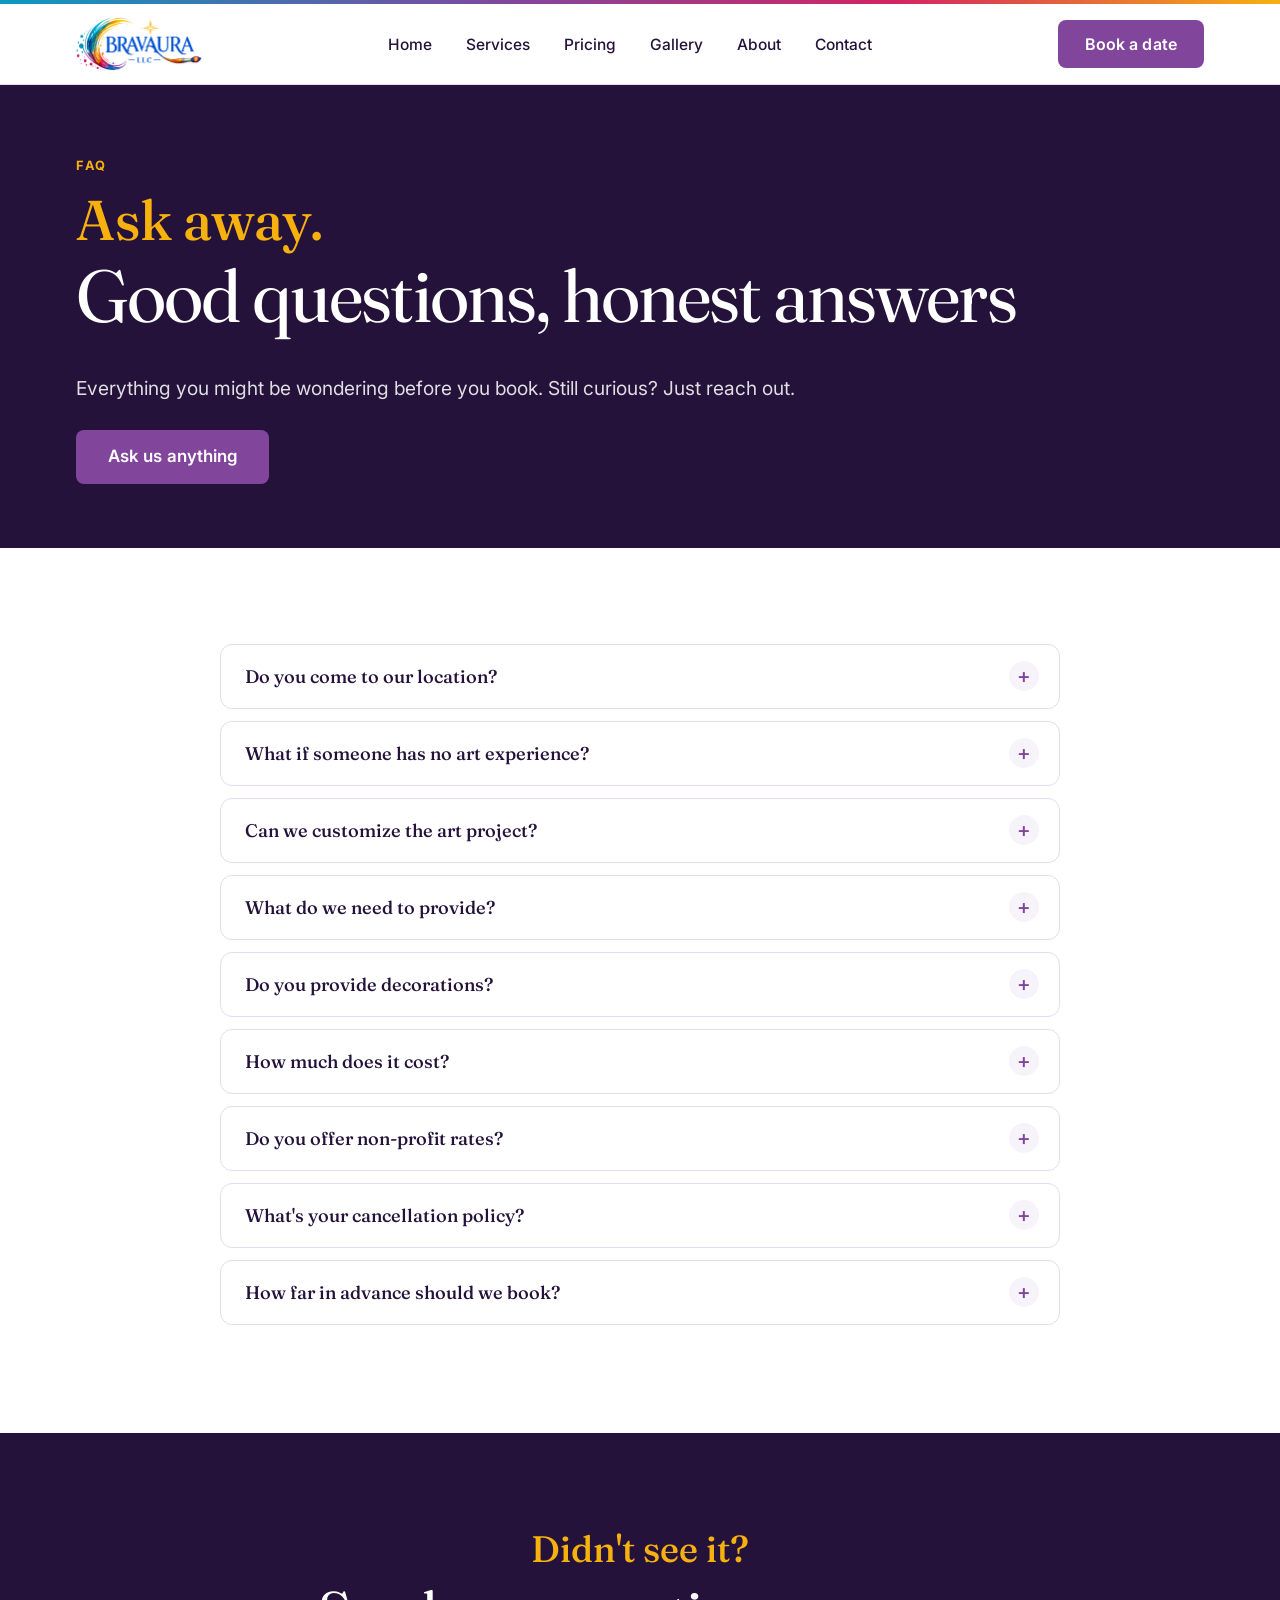
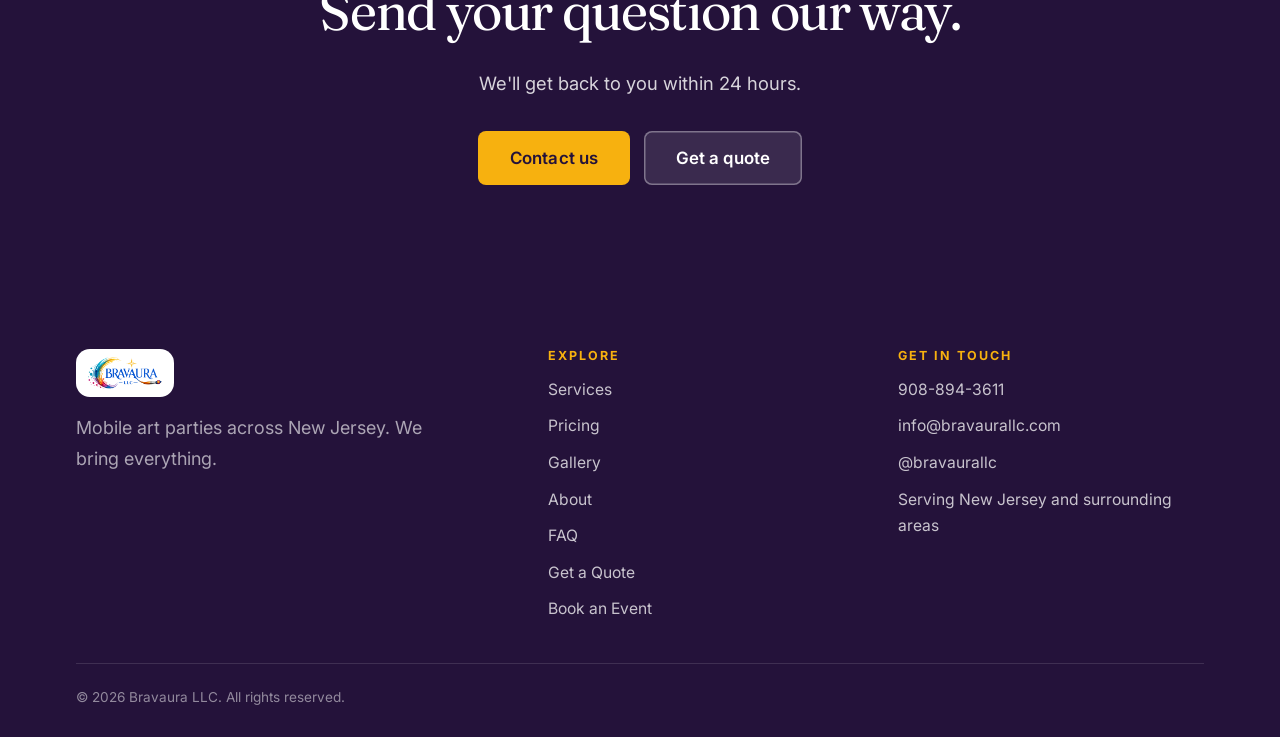
<file: faq.html>
<!DOCTYPE html>
<html lang="en">
<head>
<meta charset="utf-8">
<meta name="viewport" content="width=device-width, initial-scale=1">
<title>FAQ | Bravaura LLC Mobile Art Events NJ</title>
<meta name="description" content="Answers to common questions about Bravaura's mobile art events in New Jersey — travel, skill levels, customization, pricing, and cancellations.">
<link rel="canonical" href="https://bravaurallc.com/faq.html">
<meta property="og:title" content="FAQ | Bravaura LLC Mobile Art Events NJ">
<meta property="og:description" content="Answers to common questions about Bravaura's mobile art events in New Jersey — travel, skill levels, customization, pricing, and cancellations.">
<meta property="og:type" content="website">
<meta property="og:url" content="https://bravaurallc.com/faq.html">
<meta property="og:site_name" content="Bravaura LLC">
<meta property="og:image" content="https://bravaurallc.com/assets/og-image.jpg">
<meta property="og:image:width" content="1200">
<meta property="og:image:height" content="630">
<meta property="og:image:alt" content="Bravaura LLC — mobile art parties in New Jersey">
<meta name="twitter:card" content="summary_large_image">
<meta name="twitter:title" content="FAQ | Bravaura LLC Mobile Art Events NJ">
<meta name="twitter:description" content="Answers to common questions about Bravaura's mobile art events in New Jersey — travel, skill levels, customization, pricing, and cancellations.">
<meta name="twitter:image" content="https://bravaurallc.com/assets/og-image.jpg">
<link rel="icon" type="image/png" href="assets/bravaura-logo-final.png">
<link rel="preconnect" href="https://fonts.googleapis.com">
<link rel="preconnect" href="https://fonts.gstatic.com" crossorigin>
<link href="https://fonts.googleapis.com/css2?family=Fraunces:ital,opsz,wght,WONK@0,9..144,400,0;0,9..144,500,0;0,9..144,600,0;0,9..144,700,0;1,9..144,500,0&family=Inter:wght@400;500;600;700&family=Caveat:wght@500;600;700&display=swap" rel="stylesheet">
<link rel="stylesheet" href="css/styles.css">
</head>
<body>

<hr class="sweep-bar">
<header class="site-header">
  <div class="container nav">
    <a href="index.html" class="brand" aria-label="Bravaura LLC home"><img src="assets/bravaura-logo-final.png" alt="Bravaura LLC logo"></a>
    <nav aria-label="Main"><ul class="nav-links" id="nav-links"><li><a href="index.html">Home</a></li><li><a href="services.html">Services</a></li><li><a href="pricing.html">Pricing</a></li><li><a href="gallery.html">Gallery</a></li><li><a href="about.html">About</a></li><li><a href="contact.html">Contact</a></li></ul></nav>
    <div class="nav-cta">
      <a href="contact.html" class="btn btn--gold">Book a date</a>
      <button class="nav-toggle" aria-label="Toggle menu" aria-expanded="false" aria-controls="nav-links"><span></span><span></span><span></span></button>
    </div>
  </div>
</header>
<main>

<section class="page-hero">
  <div class="container">
    <span class="eyebrow">faq</span>
    <span class="script-accent">Ask away.</span><h1>Good questions, honest answers</h1>
    <p class="lead">Everything you might be wondering before you book. Still curious? Just reach out.</p>
    <div class="btn-row" style="margin-top:1.6rem"><a href="contact.html" class="btn btn--gold btn--lg">Ask us anything</a></div>
  </div>
</section>
<section class="section"><div class="container"><div class="faq"><div class="faq-item"><button class="faq-q" aria-expanded="false">Do you come to our location?</button><div class="faq-a"><p>Yes. Bravaura is fully mobile, serving New Jersey and surrounding areas, and we set everything up at your home, office, park, or venue. Distance affects pricing, and we'll always include any travel fee in your quote up front.</p></div></div><div class="faq-item"><button class="faq-q" aria-expanded="false">What if someone has no art experience?</button><div class="faq-a"><p>Perfect — that's most of our guests. Every session is led by a professional art educator with step-by-step instruction for all skill levels. No experience needed; everyone leaves with something they're proud of.</p></div></div><div class="faq-item"><button class="faq-q" aria-expanded="false">Can we customize the art project?</button><div class="faq-a"><p>Absolutely. We'll work with you to choose a project that fits your group, occasion, and theme. Just tell us what you're picturing and we'll make it happen.</p></div></div><div class="faq-item"><button class="faq-q" aria-expanded="false">What do we need to provide?</button><div class="faq-a"><p>Just the space and the people. We bring the tables, easels, canvases, paints, brushes, and aprons. For paint &amp; sip, you supply the drinks. That's it. If you'd like us to bring a tent, extra tables, or chairs for an outdoor event, that's available for an additional fee, so just mention it when you request your quote.</p></div></div><div class="faq-item"><button class="faq-q" aria-expanded="false">Do you provide decorations?</button><div class="faq-a"><p>We provide all the art supplies, setup, and cleanup. Decor is up to you, though decorations, goodie bags, and more can be added on to birthday parties — just ask and we'll build it into your quote.</p></div></div><div class="faq-item"><button class="faq-q" aria-expanded="false">How much does it cost?</button><div class="faq-a"><p>Every event is a custom, all-inclusive quote — it depends on the service, your group size, and how far we're traveling, and it always covers setup, instruction, and cleanup. Send us your details and we'll confirm an exact price by email within 24 hours.</p></div></div><div class="faq-item"><button class="faq-q" aria-expanded="false">Do you offer non-profit rates?</button><div class="faq-a"><p>We do. Non-profits, schools, and PTAs get a reduced rate — just select it on the quote form and tell us what your budget looks like. We'll work with you to make it happen.</p></div></div><div class="faq-item"><button class="faq-q" aria-expanded="false">What's your cancellation policy?</button><div class="faq-a"><p>A deposit reserves your date and is applied toward your total. It secures our time and supplies, so it isn't refundable if you cancel — but we're always happy to help you reschedule. Reach out any time.</p></div></div><div class="faq-item"><button class="faq-q" aria-expanded="false">How far in advance should we book?</button><div class="faq-a"><p>The sooner the better, especially for weekends and holidays. That said, reach out any time — if your date is open, we'll do our best to make it work.</p></div></div></div></div></section>
<section class="section cta">
  <div class="container">
    <span class="script-accent">Didn't see it?</span>
    <h2>Send your question our way.</h2>
    <p>We'll get back to you within 24 hours.</p>
    <div class="btn-row" style="justify-content:center">
      <a href="contact.html" class="btn btn--gold btn--lg">Contact us</a>
      <a href="quote.html" class="btn btn--white btn--lg">Get a quote</a>
    </div>
  </div>
</section>

</main>
<footer class="site-footer">
  <div class="container">
    <div class="footer-grid">
      <div class="footer-brand">
        <img src="assets/bravaura-logo-final.png" alt="Bravaura LLC">
        <p>Mobile art parties across New Jersey. We bring everything.</p>
      </div>
      <div class="footer-col">
        <h4>Explore</h4>
        <ul>
          <li><a href="services.html">Services</a></li>
          <li><a href="pricing.html">Pricing</a></li>
          <li><a href="gallery.html">Gallery</a></li>
          <li><a href="about.html">About</a></li>
          <li><a href="faq.html">FAQ</a></li>
          <li><a href="quote.html">Get a Quote</a></li>
          <li><a href="contact.html">Book an Event</a></li>
        </ul>
      </div>
      <div class="footer-col">
        <h4>Get in Touch</h4>
        <ul>
          <li><a href="tel:9088943611">908-894-3611</a></li>
          <li><a href="mailto:info@bravaurallc.com">info@bravaurallc.com</a></li>
          <li><a href="https://instagram.com/bravaurallc" target="_blank" rel="noopener">@bravaurallc</a></li>
          <li>Serving New Jersey and surrounding areas</li>
        </ul>
      </div>
    </div>
    <div class="footer-bottom">
      <span>&copy; <span id="year">2026</span> Bravaura LLC. All rights reserved.</span>
    </div>
  </div>
</footer>
<div id="promo-pop" role="dialog" aria-modal="true" aria-labelledby="promo-title" aria-hidden="true">
  <div class="promo-card">
    <button class="promo-close" type="button" aria-label="Close">&times;</button>
    <div class="promo-flyer"><a href="assets/olipop-paint-flyer.jpg" target="_blank" rel="noopener" title="Open the full flyer"><img src="assets/olipop-paint-flyer.jpg" alt="Olipop &amp; Paint flyer: Saturday September 12 2026, 5 to 7pm at Livi's Lavender Farm, Robbinsville NJ. Tickets $65 per person." loading="lazy" onerror="this.closest('.promo-flyer').remove()"></a></div>
    <div class="promo-body">
      <span class="promo-kicker">save the date</span>
      <h3 id="promo-title">Olipop &amp; Paint</h3>
      <p class="promo-when">Saturday, September 12 &middot; 5:00&ndash;7:00 pm</p>
      <p class="promo-where">Livi's Lavender Farm &middot; Robbinsville, NJ</p>
      <p class="promo-note">A lavender-themed painting, step by step. All supplies included, plus a lavender sachet fresh from the farm. All ages, no experience needed.</p>
      <p class="promo-early">Early bird: 15% off with code <b>EARLYBIRD15</b> until Aug 23</p>
      <a href="https://square.link/u/ehouc1P7" target="_blank" rel="noopener" class="btn btn--purple btn--lg promo-cta">Buy tickets</a>
    </div>
  </div>
</div>
<script src="js/main.js"></script>
</body>
</html>
</file>
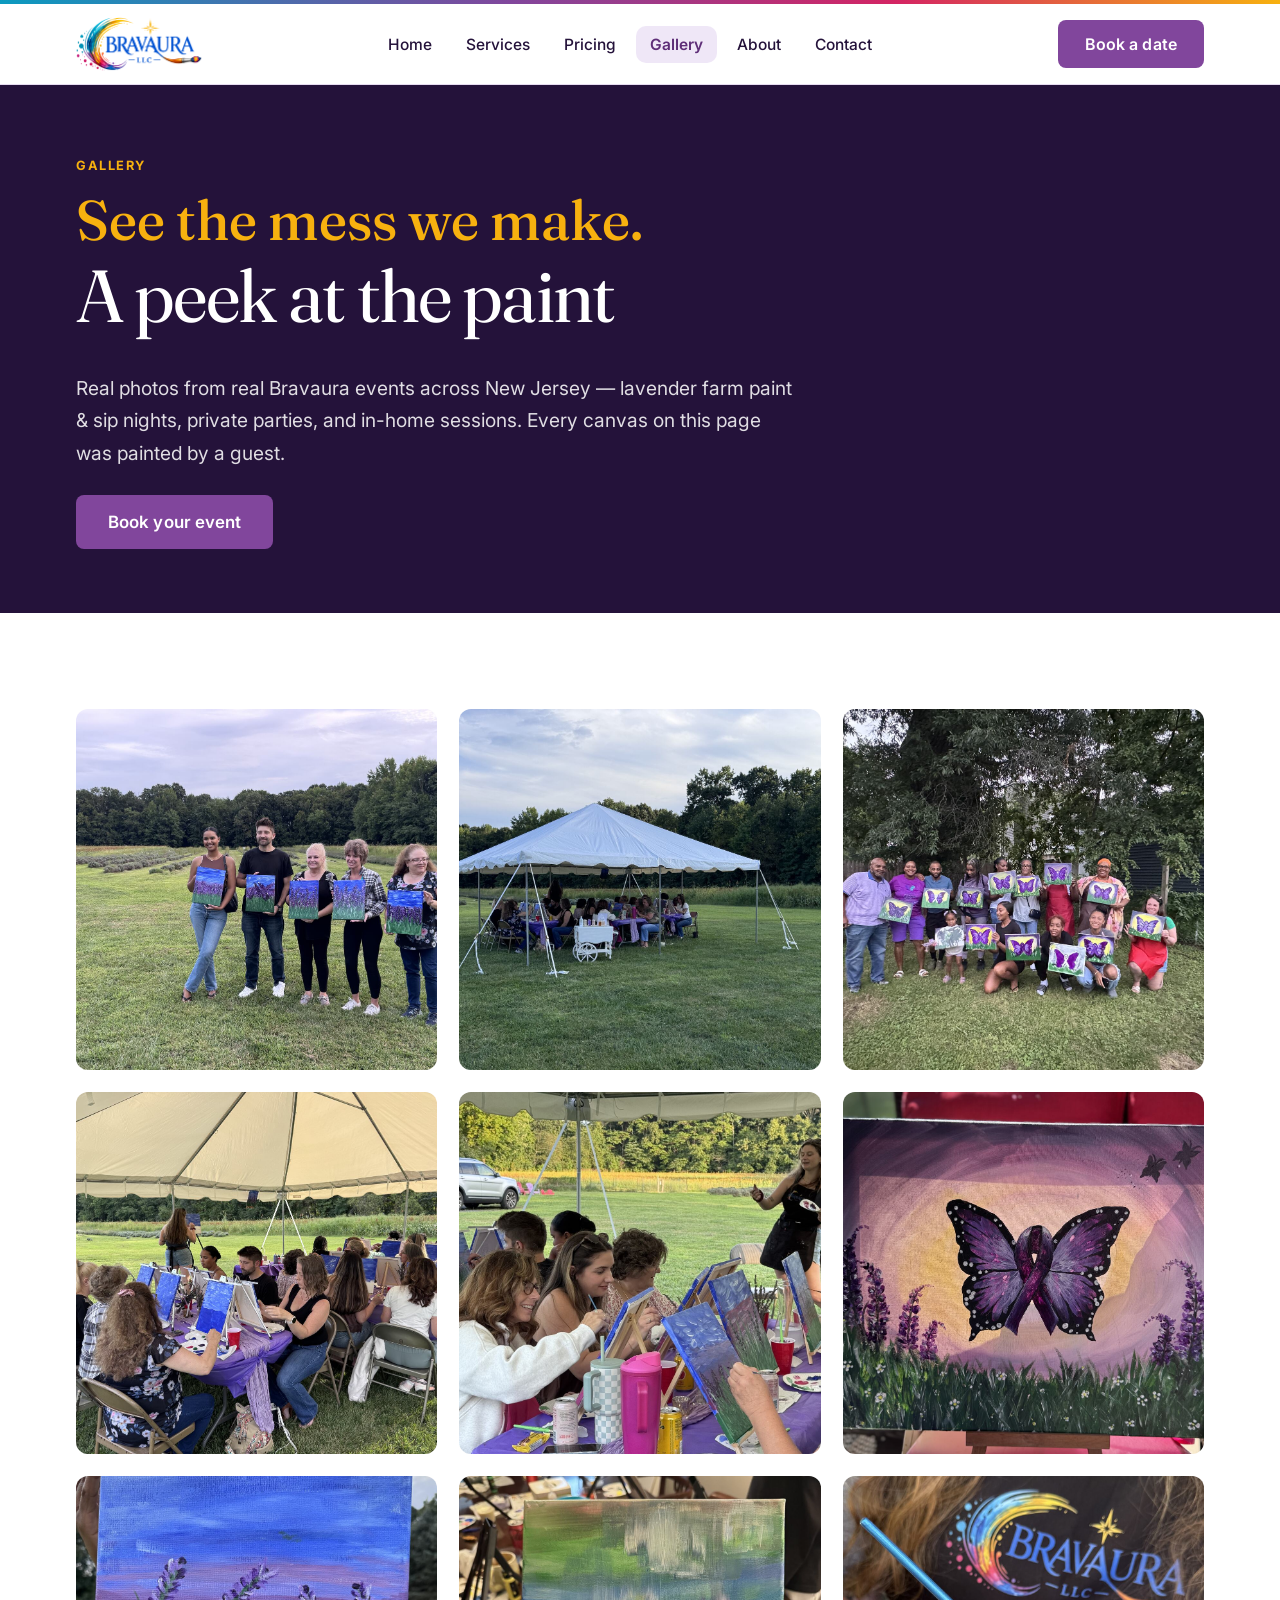
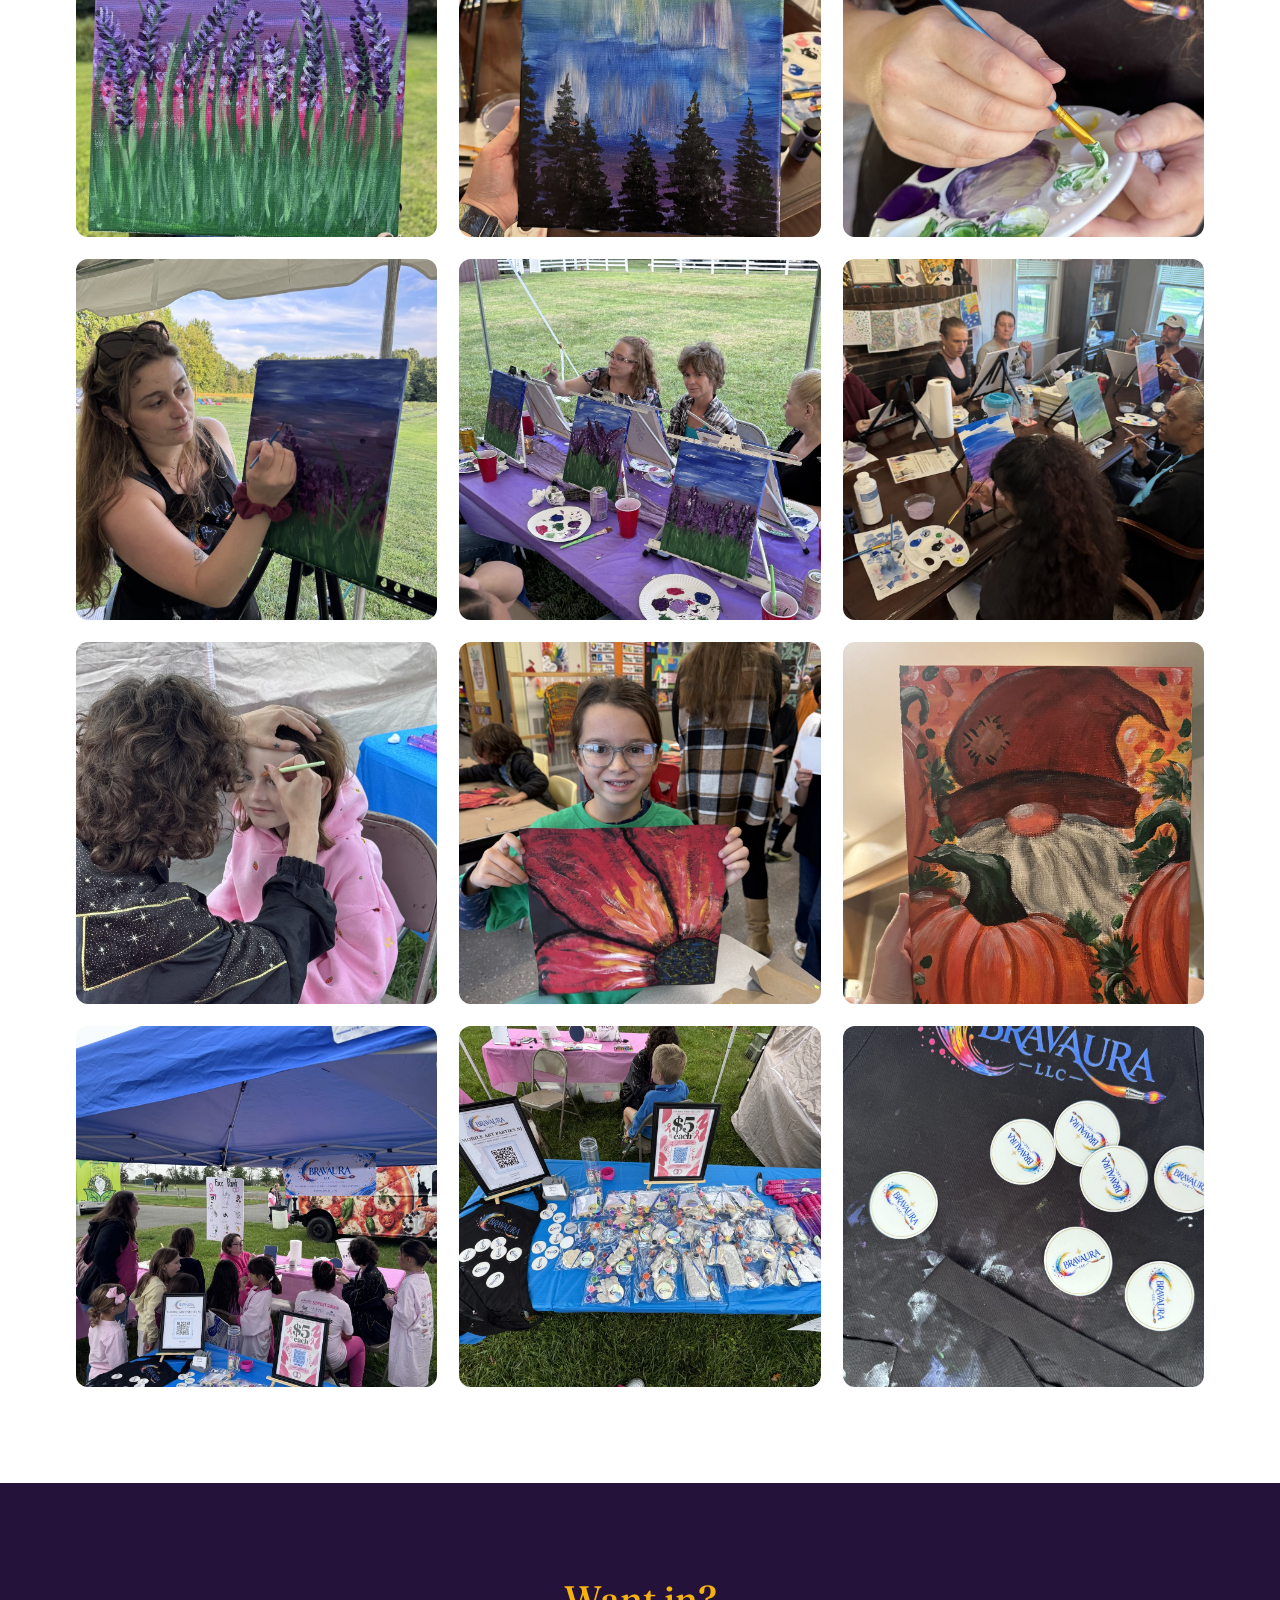
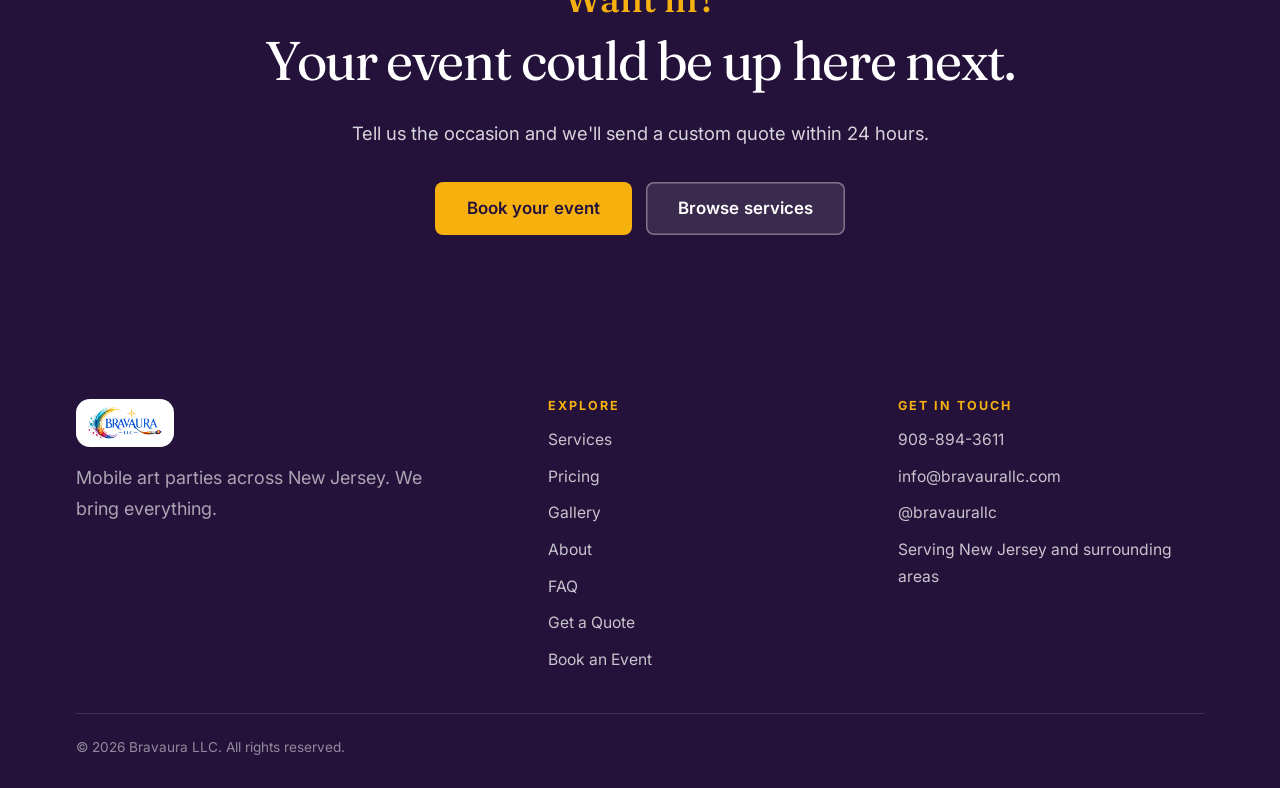
<file: gallery.html>
<!DOCTYPE html>
<html lang="en">
<head>
<meta charset="utf-8">
<meta name="viewport" content="width=device-width, initial-scale=1">
<title>Gallery | Bravaura LLC Mobile Art Events NJ</title>
<meta name="description" content="See Bravaura mobile art events in action across New Jersey and browse some of our most popular painting designs from birthday parties, paint & sip nights, team building, and face painting.">
<link rel="canonical" href="https://bravaurallc.com/gallery.html">
<meta property="og:title" content="Gallery | Bravaura LLC Mobile Art Events NJ">
<meta property="og:description" content="See Bravaura mobile art events in action across New Jersey and browse some of our most popular painting designs from birthday parties, paint & sip nights, team building, and face painting.">
<meta property="og:type" content="website">
<meta property="og:url" content="https://bravaurallc.com/gallery.html">
<meta property="og:site_name" content="Bravaura LLC">
<meta property="og:image" content="https://bravaurallc.com/assets/og-image.jpg">
<meta property="og:image:width" content="1200">
<meta property="og:image:height" content="630">
<meta property="og:image:alt" content="Bravaura LLC — mobile art parties in New Jersey">
<meta name="twitter:card" content="summary_large_image">
<meta name="twitter:title" content="Gallery | Bravaura LLC Mobile Art Events NJ">
<meta name="twitter:description" content="See Bravaura mobile art events in action across New Jersey and browse some of our most popular painting designs from birthday parties, paint & sip nights, team building, and face painting.">
<meta name="twitter:image" content="https://bravaurallc.com/assets/og-image.jpg">
<link rel="icon" type="image/png" href="assets/bravaura-logo-final.png">
<link rel="preconnect" href="https://fonts.googleapis.com">
<link rel="preconnect" href="https://fonts.gstatic.com" crossorigin>
<link href="https://fonts.googleapis.com/css2?family=Fraunces:ital,opsz,wght,WONK@0,9..144,400,0;0,9..144,500,0;0,9..144,600,0;0,9..144,700,0;1,9..144,500,0&family=Inter:wght@400;500;600;700&family=Caveat:wght@500;600;700&display=swap" rel="stylesheet">
<link rel="stylesheet" href="css/styles.css">
</head>
<body>

<hr class="sweep-bar">
<header class="site-header">
  <div class="container nav">
    <a href="index.html" class="brand" aria-label="Bravaura LLC home"><img src="assets/bravaura-logo-final.png" alt="Bravaura LLC logo"></a>
    <nav aria-label="Main"><ul class="nav-links" id="nav-links"><li><a href="index.html">Home</a></li><li><a href="services.html">Services</a></li><li><a href="pricing.html">Pricing</a></li><li><a href="gallery.html" class="active" aria-current="page">Gallery</a></li><li><a href="about.html">About</a></li><li><a href="contact.html">Contact</a></li></ul></nav>
    <div class="nav-cta">
      <a href="contact.html" class="btn btn--gold">Book a date</a>
      <button class="nav-toggle" aria-label="Toggle menu" aria-expanded="false" aria-controls="nav-links"><span></span><span></span><span></span></button>
    </div>
  </div>
</header>
<main>

<section class="page-hero">
  <div class="container">
    <span class="eyebrow">gallery</span>
    <span class="script-accent">See the mess we make.</span><h1>A peek at the paint</h1>
    <p class="lead">Real photos from real Bravaura events across New Jersey &mdash; lavender farm paint &amp; sip nights, private parties, and in-home sessions. Every canvas on this page was painted by a guest.</p>
    <div class="btn-row" style="margin-top:1.6rem"><a href="contact.html" class="btn btn--gold btn--lg">Book your event</a></div>
  </div>
</section>
<section class="section"><div class="container"><div class="gallery-grid"><div class="gallery-item reveal"><img src="assets/gallery/lavender-field-group.jpg" alt="Guests holding their finished paintings at a lavender farm paint & sip" loading="lazy" onerror="this.style.display='none'"></div><div class="gallery-item reveal"><img src="assets/gallery/lavender-tent-golden.jpg" alt="Our tent set up in the lavender field at golden hour" loading="lazy" onerror="this.style.display='none'"></div><div class="gallery-item reveal"><img src="assets/gallery/butterfly-group.jpg" alt="A group holding up their finished butterfly canvases" loading="lazy" onerror="this.style.display='none'"></div><div class="gallery-item reveal"><img src="assets/gallery/lavender-tent-row.jpg" alt="A long table of painters under the tent at the lavender farm" loading="lazy" onerror="this.style.display='none'"></div><div class="gallery-item reveal"><img src="assets/gallery/lavender-tent-laughing.jpg" alt="Guests laughing their way through a lavender farm paint & sip" loading="lazy" onerror="this.style.display='none'"></div><div class="gallery-item reveal"><img src="assets/gallery/canvas-butterfly-ribbon.jpg" alt="A finished butterfly and ribbon canvas from a fundraiser paint & sip" loading="lazy" onerror="this.style.display='none'"></div><div class="gallery-item reveal"><img src="assets/gallery/lavender-canvas-held.jpg" alt="A finished lavender canvas held up at the end of the night" loading="lazy" onerror="this.style.display='none'"></div><div class="gallery-item reveal"><img src="assets/gallery/canvas-northern-lights.jpg" alt="A finished northern lights canvas" loading="lazy" onerror="this.style.display='none'"></div><div class="gallery-item reveal"><img src="assets/gallery/apron-palette.jpg" alt="Mixing colors on the palette" loading="lazy" onerror="this.style.display='none'"></div><div class="gallery-item reveal"><img src="assets/gallery/artist-painting-lavender.jpg" alt="Painting the demo canvas guests follow along with" loading="lazy" onerror="this.style.display='none'"></div><div class="gallery-item reveal"><img src="assets/gallery/lavender-instructing.jpg" alt="Step-by-step instruction at every table" loading="lazy" onerror="this.style.display='none'"></div><div class="gallery-item reveal"><img src="assets/gallery/indoor-table-group.jpg" alt="An indoor paint & sip in full swing" loading="lazy" onerror="this.style.display='none'"></div><div class="gallery-item reveal"><img src="assets/gallery/face-painting.jpg" alt="Face painting at a community event" loading="lazy" onerror="this.style.display='none'"></div><div class="gallery-item reveal"><img src="assets/gallery/kid-flower-painting.jpg" alt="A young painter with her finished flower canvas" loading="lazy" onerror="this.style.display='none'"></div><div class="gallery-item reveal"><img src="assets/gallery/design-fall-gnome.jpg" alt="A finished fall gnome canvas" loading="lazy" onerror="this.style.display='none'"></div><div class="gallery-item reveal"><img src="assets/gallery/community-tent.jpg" alt="Kids lining up at the Bravaura tent at a local event" loading="lazy" onerror="this.style.display='none'"></div><div class="gallery-item reveal"><img src="assets/gallery/vendor-table.jpg" alt="Our table at a community event" loading="lazy" onerror="this.style.display='none'"></div><div class="gallery-item reveal"><img src="assets/gallery/vendor-stickers.jpg" alt="Bravaura stickers at our event table" loading="lazy" onerror="this.style.display='none'"></div></div></div></section>
<section class="section cta">
  <div class="container">
    <span class="script-accent">Want in?</span>
    <h2>Your event could be up here next.</h2>
    <p>Tell us the occasion and we'll send a custom quote within 24 hours.</p>
    <div class="btn-row" style="justify-content:center">
      <a href="contact.html" class="btn btn--gold btn--lg">Book your event</a>
      <a href="services.html" class="btn btn--white btn--lg">Browse services</a>
    </div>
  </div>
</section>

</main>
<footer class="site-footer">
  <div class="container">
    <div class="footer-grid">
      <div class="footer-brand">
        <img src="assets/bravaura-logo-final.png" alt="Bravaura LLC">
        <p>Mobile art parties across New Jersey. We bring everything.</p>
      </div>
      <div class="footer-col">
        <h4>Explore</h4>
        <ul>
          <li><a href="services.html">Services</a></li>
          <li><a href="pricing.html">Pricing</a></li>
          <li><a href="gallery.html">Gallery</a></li>
          <li><a href="about.html">About</a></li>
          <li><a href="faq.html">FAQ</a></li>
          <li><a href="quote.html">Get a Quote</a></li>
          <li><a href="contact.html">Book an Event</a></li>
        </ul>
      </div>
      <div class="footer-col">
        <h4>Get in Touch</h4>
        <ul>
          <li><a href="tel:9088943611">908-894-3611</a></li>
          <li><a href="mailto:info@bravaurallc.com">info@bravaurallc.com</a></li>
          <li><a href="https://instagram.com/bravaurallc" target="_blank" rel="noopener">@bravaurallc</a></li>
          <li>Serving New Jersey and surrounding areas</li>
        </ul>
      </div>
    </div>
    <div class="footer-bottom">
      <span>&copy; <span id="year">2026</span> Bravaura LLC. All rights reserved.</span>
    </div>
  </div>
</footer>
<div id="promo-pop" role="dialog" aria-modal="true" aria-labelledby="promo-title" aria-hidden="true">
  <div class="promo-card">
    <button class="promo-close" type="button" aria-label="Close">&times;</button>
    <div class="promo-flyer"><a href="assets/olipop-paint-flyer.jpg" target="_blank" rel="noopener" title="Open the full flyer"><img src="assets/olipop-paint-flyer.jpg" alt="Olipop &amp; Paint flyer: Saturday September 12 2026, 5 to 7pm at Livi's Lavender Farm, Robbinsville NJ. Tickets $65 per person." loading="lazy" onerror="this.closest('.promo-flyer').remove()"></a></div>
    <div class="promo-body">
      <span class="promo-kicker">save the date</span>
      <h3 id="promo-title">Olipop &amp; Paint</h3>
      <p class="promo-when">Saturday, September 12 &middot; 5:00&ndash;7:00 pm</p>
      <p class="promo-where">Livi's Lavender Farm &middot; Robbinsville, NJ</p>
      <p class="promo-note">A lavender-themed painting, step by step. All supplies included, plus a lavender sachet fresh from the farm. All ages, no experience needed.</p>
      <p class="promo-early">Early bird: 15% off with code <b>EARLYBIRD15</b> until Aug 23</p>
      <a href="https://square.link/u/ehouc1P7" target="_blank" rel="noopener" class="btn btn--purple btn--lg promo-cta">Buy tickets</a>
    </div>
  </div>
</div>
<script src="js/main.js"></script>
</body>
</html>
</file>
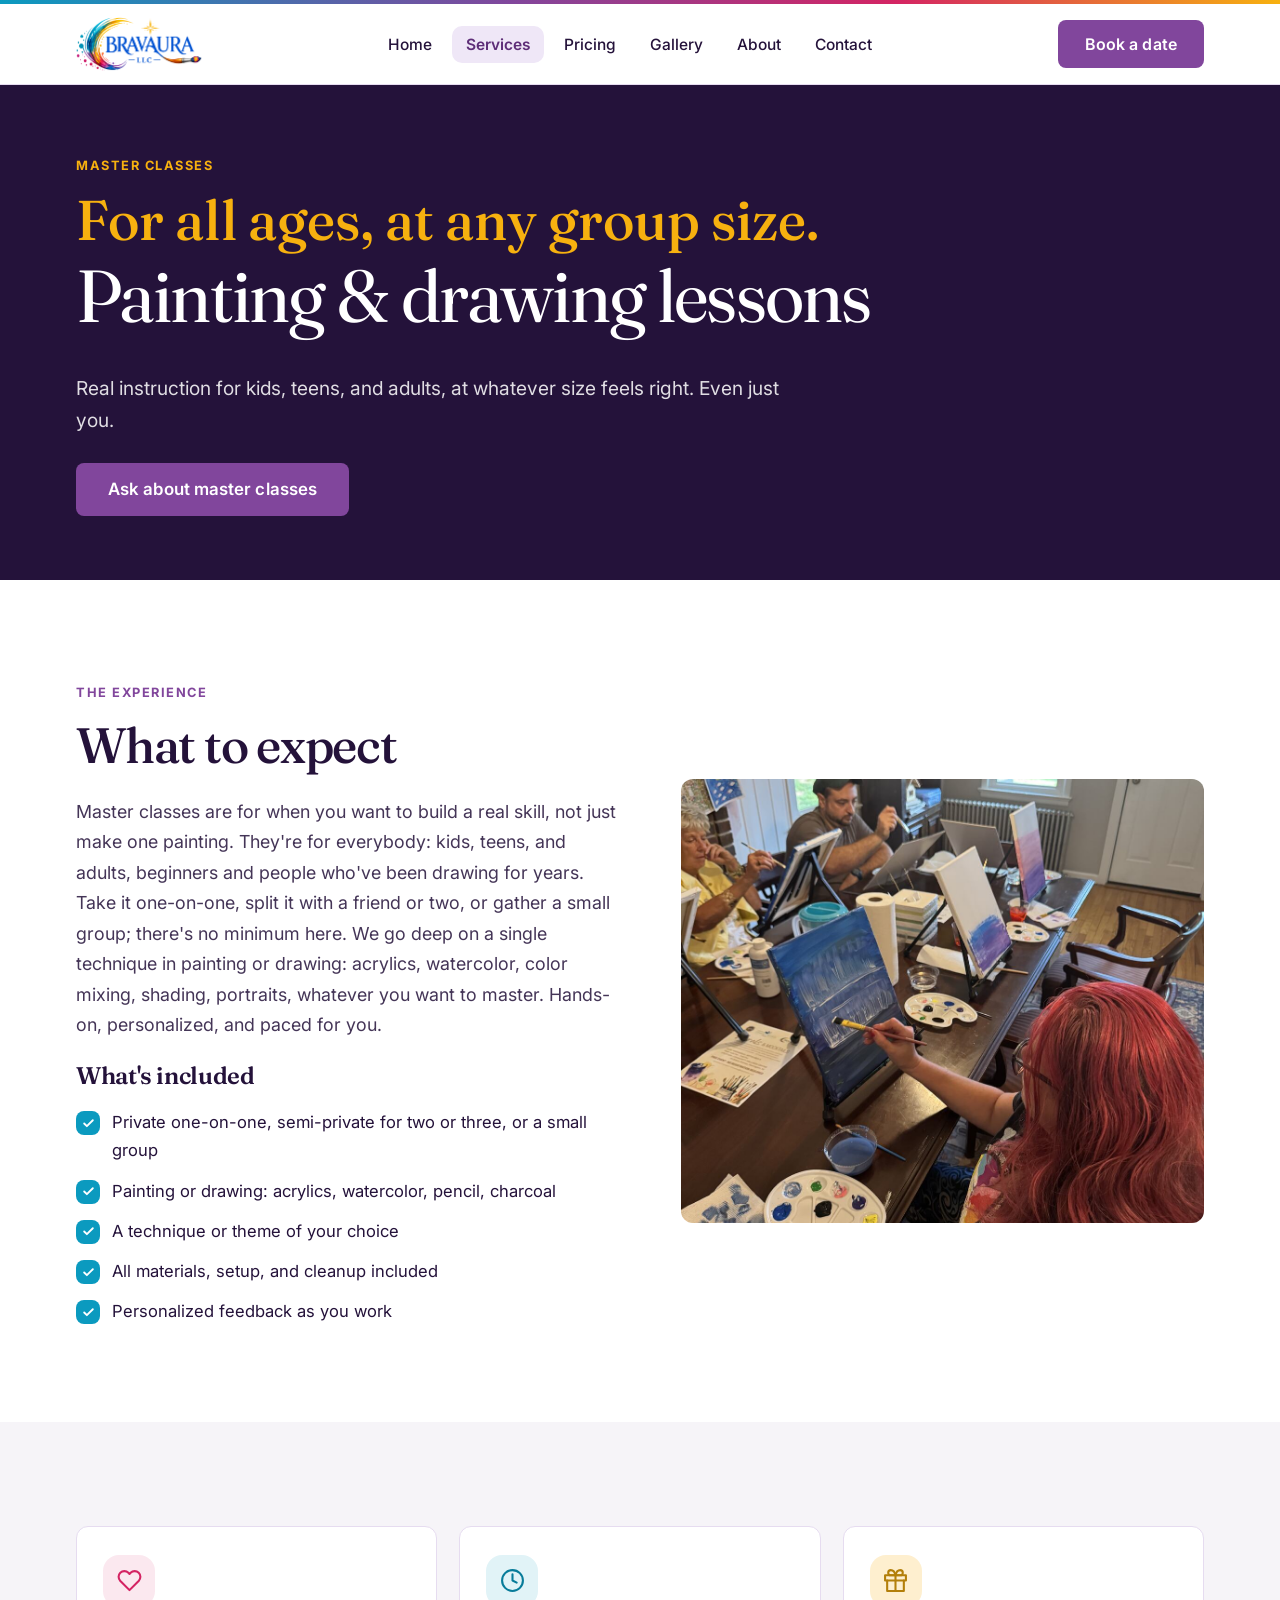
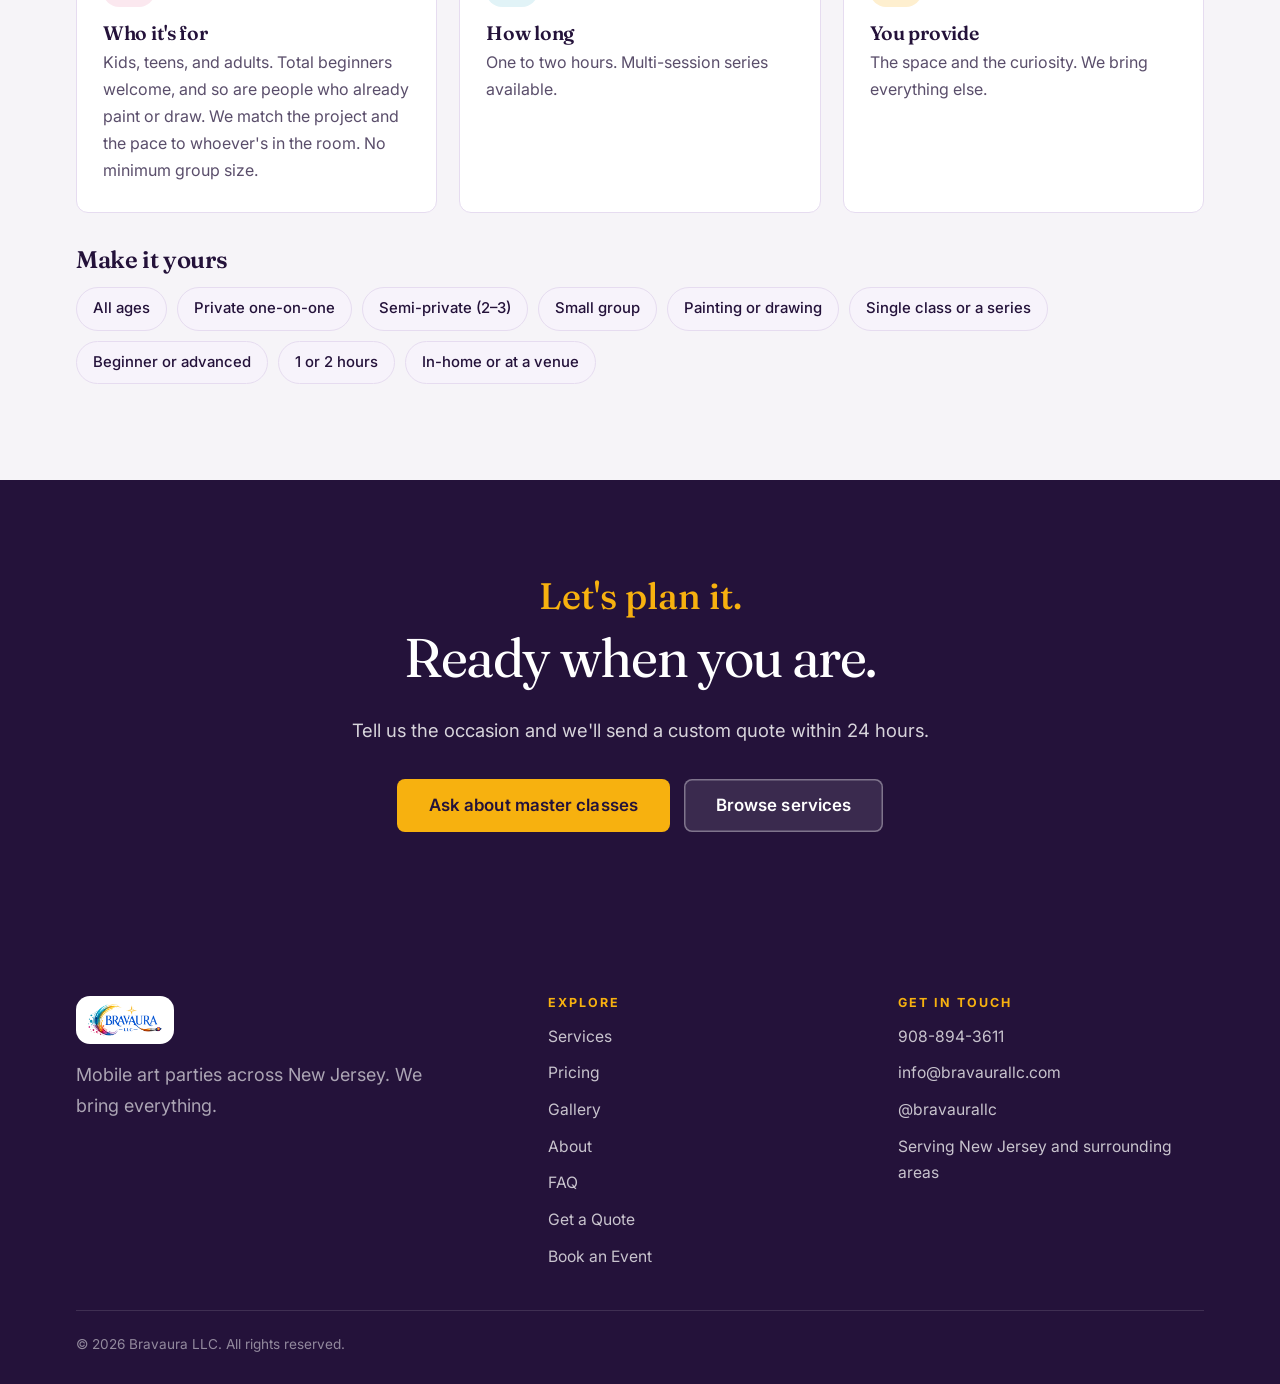
<file: master-classes.html>
<!DOCTYPE html>
<html lang="en">
<head>
<meta charset="utf-8">
<meta name="viewport" content="width=device-width, initial-scale=1">
<title>Private Painting &amp; Drawing Lessons NJ | Bravaura LLC</title>
<meta name="description" content="Private and semi-private painting and drawing lessons across New Jersey, for all ages, one-on-one or a group of two or three, no minimum. Focused instruction in acrylics, watercolor, drawing, and technique, all materials included. We come to you.">
<link rel="canonical" href="https://bravaurallc.com/master-classes.html">
<meta property="og:title" content="Private Painting &amp; Drawing Lessons NJ | Bravaura LLC">
<meta property="og:description" content="Private and semi-private painting and drawing lessons across New Jersey, for all ages, one-on-one or a group of two or three, no minimum. Focused instruction in acrylics, watercolor, drawing, and technique, all materials included. We come to you.">
<meta property="og:type" content="website">
<meta property="og:url" content="https://bravaurallc.com/master-classes.html">
<meta property="og:site_name" content="Bravaura LLC">
<meta property="og:image" content="https://bravaurallc.com/assets/og-image.jpg">
<meta property="og:image:width" content="1200">
<meta property="og:image:height" content="630">
<meta property="og:image:alt" content="Bravaura LLC — mobile art parties in New Jersey">
<meta name="twitter:card" content="summary_large_image">
<meta name="twitter:title" content="Private Painting &amp; Drawing Lessons NJ | Bravaura LLC">
<meta name="twitter:description" content="Private and semi-private painting and drawing lessons across New Jersey, for all ages, one-on-one or a group of two or three, no minimum. Focused instruction in acrylics, watercolor, drawing, and technique, all materials included. We come to you.">
<meta name="twitter:image" content="https://bravaurallc.com/assets/og-image.jpg">
<link rel="icon" type="image/png" href="assets/bravaura-logo-final.png">
<link rel="preconnect" href="https://fonts.googleapis.com">
<link rel="preconnect" href="https://fonts.gstatic.com" crossorigin>
<link href="https://fonts.googleapis.com/css2?family=Fraunces:ital,opsz,wght,WONK@0,9..144,400,0;0,9..144,500,0;0,9..144,600,0;0,9..144,700,0;1,9..144,500,0&family=Inter:wght@400;500;600;700&family=Caveat:wght@500;600;700&display=swap" rel="stylesheet">
<link rel="stylesheet" href="css/styles.css">
</head>
<body>

<hr class="sweep-bar">
<header class="site-header">
  <div class="container nav">
    <a href="index.html" class="brand" aria-label="Bravaura LLC home"><img src="assets/bravaura-logo-final.png" alt="Bravaura LLC logo"></a>
    <nav aria-label="Main"><ul class="nav-links" id="nav-links"><li><a href="index.html">Home</a></li><li><a href="services.html" class="active" aria-current="page">Services</a></li><li><a href="pricing.html">Pricing</a></li><li><a href="gallery.html">Gallery</a></li><li><a href="about.html">About</a></li><li><a href="contact.html">Contact</a></li></ul></nav>
    <div class="nav-cta">
      <a href="contact.html" class="btn btn--gold">Book a date</a>
      <button class="nav-toggle" aria-label="Toggle menu" aria-expanded="false" aria-controls="nav-links"><span></span><span></span><span></span></button>
    </div>
  </div>
</header>
<main>

<section class="page-hero">
  <div class="container">
    <span class="eyebrow">master classes</span>
    <span class="script-accent">For all ages, at any group size.</span><h1>Painting &amp; drawing lessons</h1>
    <p class="lead">Real instruction for kids, teens, and adults, at whatever size feels right. Even just you.</p>
    <div class="btn-row" style="margin-top:1.6rem"><a href="contact.html" class="btn btn--gold btn--lg">Ask about master classes</a></div>
  </div>
</section>

<section class="section">
  <div class="container split">
    <div class="reveal">
      <span class="eyebrow">the experience</span>
      <h2>What to expect</h2>
      <p class="lead" style="font-size:1.12rem">Master classes are for when you want to build a real skill, not just make one painting. They're for everybody: kids, teens, and adults, beginners and people who've been drawing for years. Take it one-on-one, split it with a friend or two, or gather a small group; there's no minimum here. We go deep on a single technique in painting or drawing: acrylics, watercolor, color mixing, shading, portraits, whatever you want to master. Hands-on, personalized, and paced for you.</p>
      <h3 style="margin-top:1.4rem">What's included</h3>
      <ul class="checklist"><li>Private one-on-one, semi-private for two or three, or a small group</li><li>Painting or drawing: acrylics, watercolor, pencil, charcoal</li><li>A technique or theme of your choice</li><li>All materials, setup, and cleanup included</li><li>Personalized feedback as you work</li></ul>
    </div>
    <div class="split-media reveal d1"><div class="frame-photo tilt-r sh-teal"><img src="assets/gallery/indoor-painting-2.jpg" alt="A painting and drawing lesson in progress" loading="lazy" onerror="this.closest('.frame-photo').classList.add('fail')"></div></div>
  </div>
</section>

<section class="section section--cream2">
  <div class="container">
    <div class="info-grid">
      <div class="info-card reveal"><div class="ic ic--magenta"><svg viewBox="0 0 24 24" fill="none" stroke="currentColor" stroke-width="2" stroke-linecap="round" stroke-linejoin="round"><path d="M20.84 4.61a5.5 5.5 0 0 0-7.78 0L12 5.67l-1.06-1.06a5.5 5.5 0 0 0-7.78 7.78l1.06 1.06L12 21.23l7.78-7.78 1.06-1.06a5.5 5.5 0 0 0 0-7.78z"/></svg></div><h3>Who it's for</h3><p>Kids, teens, and adults. Total beginners welcome, and so are people who already paint or draw. We match the project and the pace to whoever's in the room. No minimum group size.</p></div>
      <div class="info-card reveal d1"><div class="ic ic--teal"><svg viewBox="0 0 24 24" fill="none" stroke="currentColor" stroke-width="2" stroke-linecap="round" stroke-linejoin="round"><circle cx="12" cy="12" r="10"/><polyline points="12 6 12 12 16 14"/></svg></div><h3>How long</h3><p>One to two hours. Multi-session series available.</p></div>
      <div class="info-card reveal d2"><div class="ic ic--gold"><svg viewBox="0 0 24 24" fill="none" stroke="currentColor" stroke-width="2" stroke-linecap="round" stroke-linejoin="round"><polyline points="20 12 20 22 4 22 4 12"/><rect x="2" y="7" width="20" height="5"/><line x1="12" y1="22" x2="12" y2="7"/><path d="M12 7H7.5a2.5 2.5 0 0 1 0-5C11 2 12 7 12 7z"/><path d="M12 7h4.5a2.5 2.5 0 0 0 0-5C13 2 12 7 12 7z"/></svg></div><h3>You provide</h3><p>The space and the curiosity. We bring everything else.</p></div>
    </div>
    <div style="margin-top:34px" class="reveal"><h3>Make it yours</h3><div class="pill-row"><span class="pill">All ages</span><span class="pill">Private one-on-one</span><span class="pill">Semi-private (2&ndash;3)</span><span class="pill">Small group</span><span class="pill">Painting or drawing</span><span class="pill">Single class or a series</span><span class="pill">Beginner or advanced</span><span class="pill">1 or 2 hours</span><span class="pill">In-home or at a venue</span></div></div>
  </div>
</section>

<section class="section cta">
  <div class="container">
    <span class="script-accent">Let's plan it.</span>
    <h2>Ready when you are.</h2>
    <p>Tell us the occasion and we'll send a custom quote within 24 hours.</p>
    <div class="btn-row" style="justify-content:center">
      <a href="contact.html" class="btn btn--gold btn--lg">Ask about master classes</a>
      <a href="services.html" class="btn btn--white btn--lg">Browse services</a>
    </div>
  </div>
</section>

</main>
<footer class="site-footer">
  <div class="container">
    <div class="footer-grid">
      <div class="footer-brand">
        <img src="assets/bravaura-logo-final.png" alt="Bravaura LLC">
        <p>Mobile art parties across New Jersey. We bring everything.</p>
      </div>
      <div class="footer-col">
        <h4>Explore</h4>
        <ul>
          <li><a href="services.html">Services</a></li>
          <li><a href="pricing.html">Pricing</a></li>
          <li><a href="gallery.html">Gallery</a></li>
          <li><a href="about.html">About</a></li>
          <li><a href="faq.html">FAQ</a></li>
          <li><a href="quote.html">Get a Quote</a></li>
          <li><a href="contact.html">Book an Event</a></li>
        </ul>
      </div>
      <div class="footer-col">
        <h4>Get in Touch</h4>
        <ul>
          <li><a href="tel:9088943611">908-894-3611</a></li>
          <li><a href="mailto:info@bravaurallc.com">info@bravaurallc.com</a></li>
          <li><a href="https://instagram.com/bravaurallc" target="_blank" rel="noopener">@bravaurallc</a></li>
          <li>Serving New Jersey and surrounding areas</li>
        </ul>
      </div>
    </div>
    <div class="footer-bottom">
      <span>&copy; <span id="year">2026</span> Bravaura LLC. All rights reserved.</span>
    </div>
  </div>
</footer>
<div id="promo-pop" role="dialog" aria-modal="true" aria-labelledby="promo-title" aria-hidden="true">
  <div class="promo-card">
    <button class="promo-close" type="button" aria-label="Close">&times;</button>
    <div class="promo-flyer"><a href="assets/olipop-paint-flyer.jpg" target="_blank" rel="noopener" title="Open the full flyer"><img src="assets/olipop-paint-flyer.jpg" alt="Olipop &amp; Paint flyer: Saturday September 12 2026, 5 to 7pm at Livi's Lavender Farm, Robbinsville NJ. Tickets $65 per person." loading="lazy" onerror="this.closest('.promo-flyer').remove()"></a></div>
    <div class="promo-body">
      <span class="promo-kicker">save the date</span>
      <h3 id="promo-title">Olipop &amp; Paint</h3>
      <p class="promo-when">Saturday, September 12 &middot; 5:00&ndash;7:00 pm</p>
      <p class="promo-where">Livi's Lavender Farm &middot; Robbinsville, NJ</p>
      <p class="promo-note">A lavender-themed painting, step by step. All supplies included, plus a lavender sachet fresh from the farm. All ages, no experience needed.</p>
      <p class="promo-early">Early bird: 15% off with code <b>EARLYBIRD15</b> until Aug 23</p>
      <a href="https://square.link/u/ehouc1P7" target="_blank" rel="noopener" class="btn btn--purple btn--lg promo-cta">Buy tickets</a>
    </div>
  </div>
</div>
<script src="js/main.js"></script>
</body>
</html>
</file>
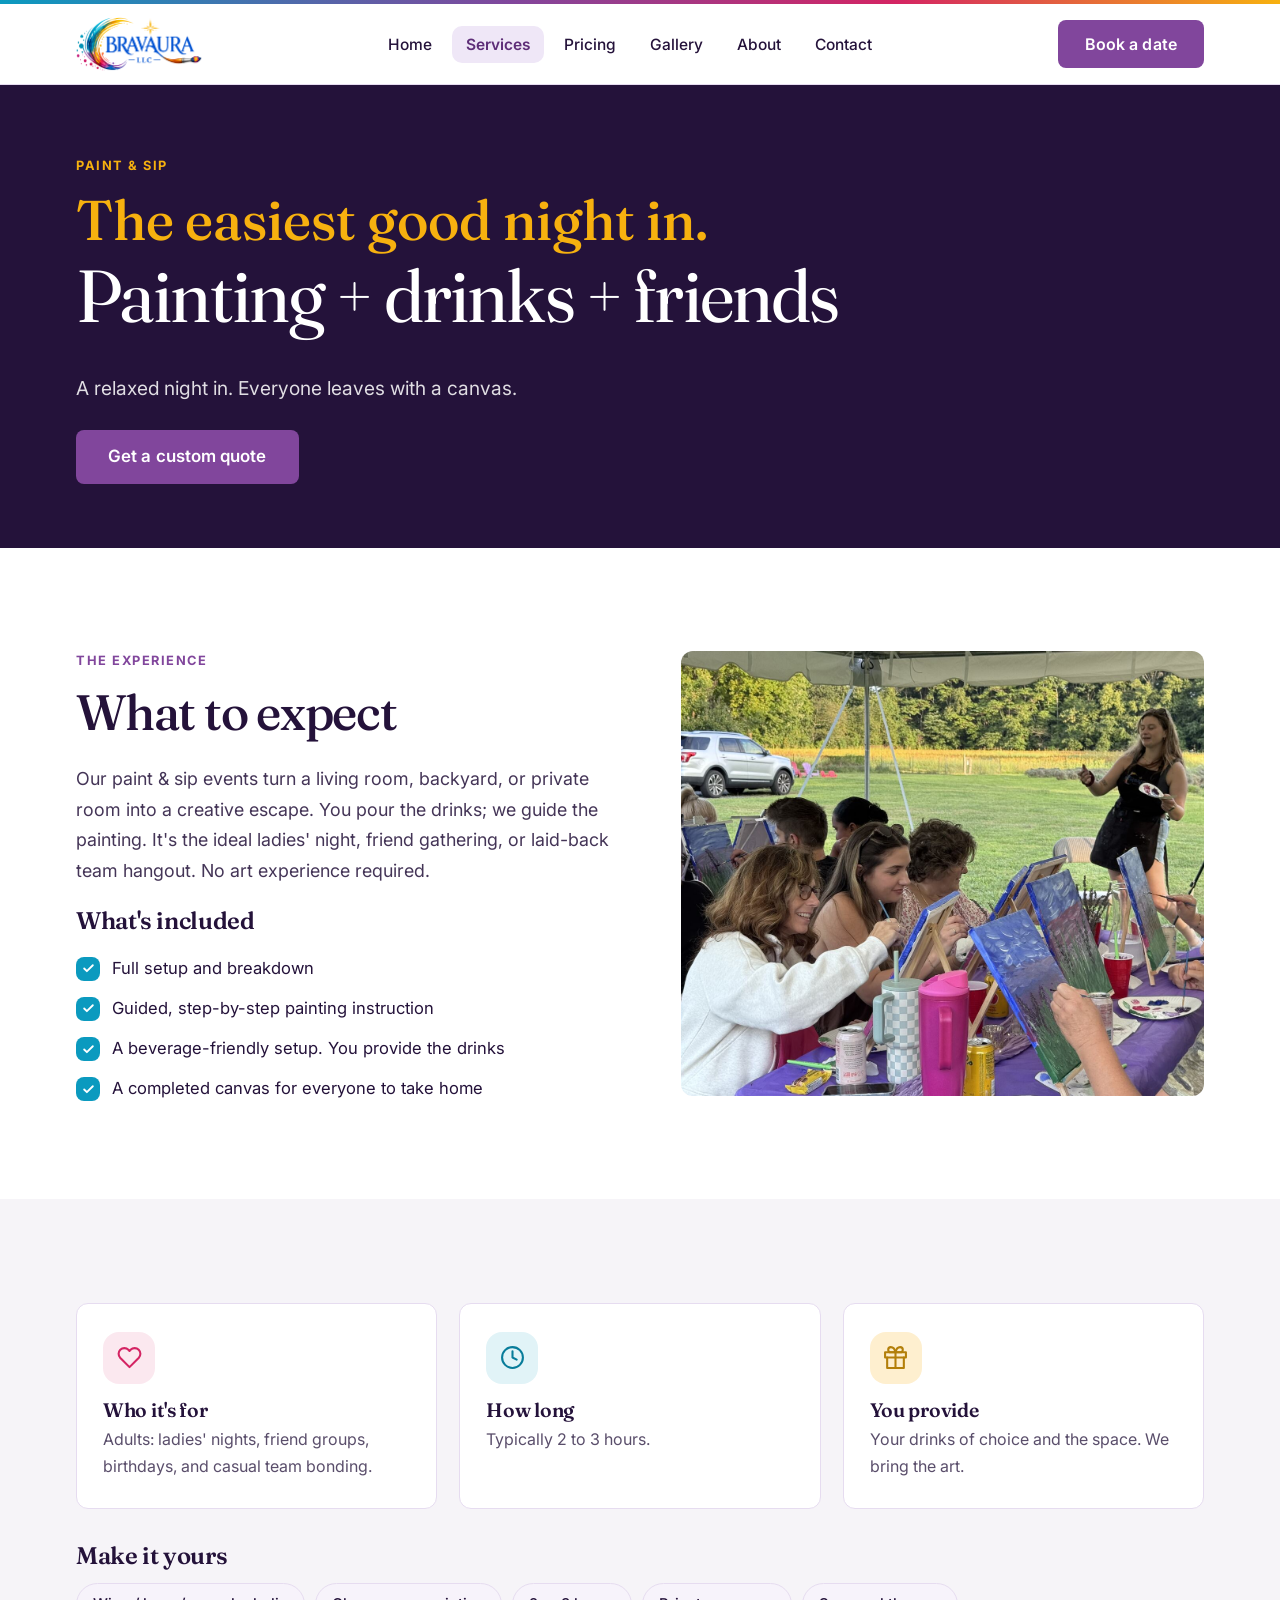
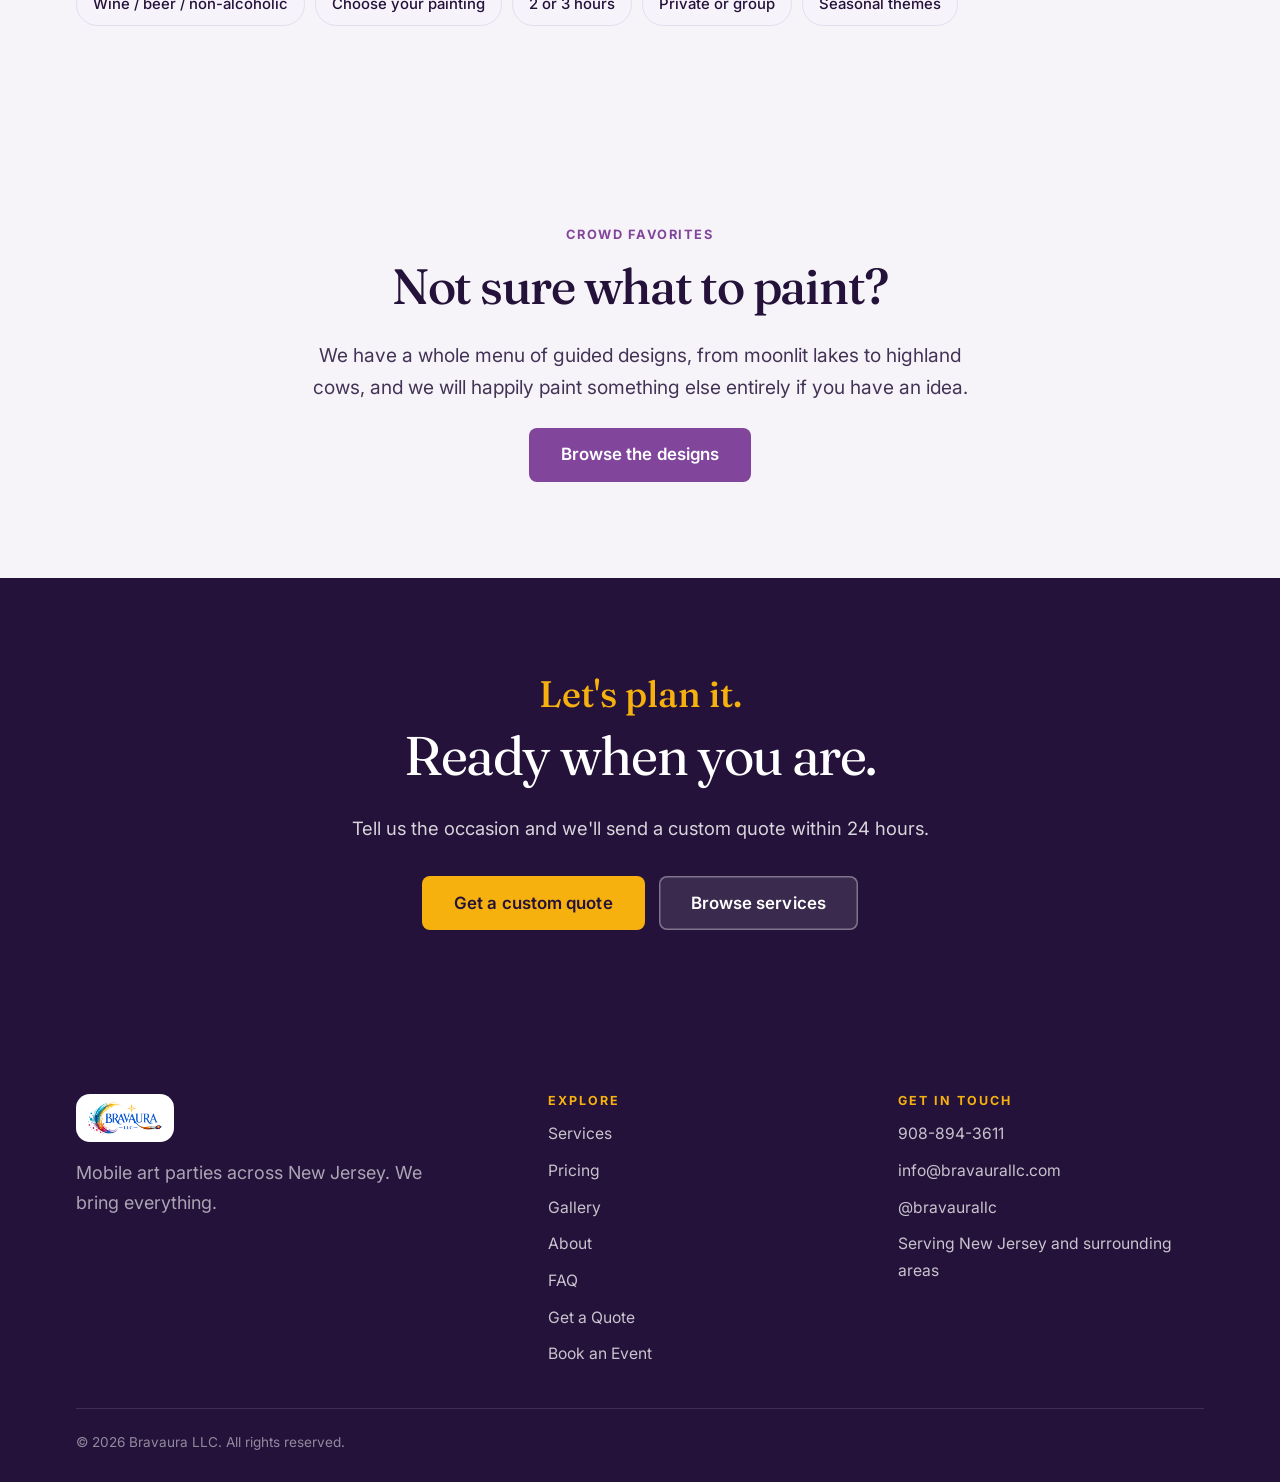
<file: paint-sip.html>
<!DOCTYPE html>
<html lang="en">
<head>
<meta charset="utf-8">
<meta name="viewport" content="width=device-width, initial-scale=1">
<title>Paint & Sip Events NJ | Bravaura LLC</title>
<meta name="description" content="Mobile paint & sip parties across New Jersey. Guided painting for adults: ladies' nights, friend groups, and team bonding. You bring the drinks, we bring the art.">
<link rel="canonical" href="https://bravaurallc.com/paint-sip.html">
<meta property="og:title" content="Paint & Sip Events NJ | Bravaura LLC">
<meta property="og:description" content="Mobile paint & sip parties across New Jersey. Guided painting for adults: ladies' nights, friend groups, and team bonding. You bring the drinks, we bring the art.">
<meta property="og:type" content="website">
<meta property="og:url" content="https://bravaurallc.com/paint-sip.html">
<meta property="og:site_name" content="Bravaura LLC">
<meta property="og:image" content="https://bravaurallc.com/assets/og-image.jpg">
<meta property="og:image:width" content="1200">
<meta property="og:image:height" content="630">
<meta property="og:image:alt" content="Bravaura LLC — mobile art parties in New Jersey">
<meta name="twitter:card" content="summary_large_image">
<meta name="twitter:title" content="Paint & Sip Events NJ | Bravaura LLC">
<meta name="twitter:description" content="Mobile paint & sip parties across New Jersey. Guided painting for adults: ladies' nights, friend groups, and team bonding. You bring the drinks, we bring the art.">
<meta name="twitter:image" content="https://bravaurallc.com/assets/og-image.jpg">
<link rel="icon" type="image/png" href="assets/bravaura-logo-final.png">
<link rel="preconnect" href="https://fonts.googleapis.com">
<link rel="preconnect" href="https://fonts.gstatic.com" crossorigin>
<link href="https://fonts.googleapis.com/css2?family=Fraunces:ital,opsz,wght,WONK@0,9..144,400,0;0,9..144,500,0;0,9..144,600,0;0,9..144,700,0;1,9..144,500,0&family=Inter:wght@400;500;600;700&family=Caveat:wght@500;600;700&display=swap" rel="stylesheet">
<link rel="stylesheet" href="css/styles.css">
</head>
<body>

<hr class="sweep-bar">
<header class="site-header">
  <div class="container nav">
    <a href="index.html" class="brand" aria-label="Bravaura LLC home"><img src="assets/bravaura-logo-final.png" alt="Bravaura LLC logo"></a>
    <nav aria-label="Main"><ul class="nav-links" id="nav-links"><li><a href="index.html">Home</a></li><li><a href="services.html" class="active" aria-current="page">Services</a></li><li><a href="pricing.html">Pricing</a></li><li><a href="gallery.html">Gallery</a></li><li><a href="about.html">About</a></li><li><a href="contact.html">Contact</a></li></ul></nav>
    <div class="nav-cta">
      <a href="contact.html" class="btn btn--gold">Book a date</a>
      <button class="nav-toggle" aria-label="Toggle menu" aria-expanded="false" aria-controls="nav-links"><span></span><span></span><span></span></button>
    </div>
  </div>
</header>
<main>

<section class="page-hero">
  <div class="container">
    <span class="eyebrow">paint & sip</span>
    <span class="script-accent">The easiest good night in.</span><h1>Painting + drinks + friends</h1>
    <p class="lead">A relaxed night in. Everyone leaves with a canvas.</p>
    <div class="btn-row" style="margin-top:1.6rem"><a href="contact.html" class="btn btn--gold btn--lg">Get a custom quote</a></div>
  </div>
</section>

<section class="section">
  <div class="container split">
    <div class="reveal">
      <span class="eyebrow">the experience</span>
      <h2>What to expect</h2>
      <p class="lead" style="font-size:1.12rem">Our paint &amp; sip events turn a living room, backyard, or private room into a creative escape. You pour the drinks; we guide the painting. It's the ideal ladies' night, friend gathering, or laid-back team hangout. No art experience required.</p>
      <h3 style="margin-top:1.4rem">What's included</h3>
      <ul class="checklist"><li>Full setup and breakdown</li><li>Guided, step-by-step painting instruction</li><li>A beverage-friendly setup. You provide the drinks</li><li>A completed canvas for everyone to take home</li></ul>
    </div>
    <div class="split-media reveal d1"><div class="frame-photo tilt-r sh-purple"><img src="assets/gallery/lavender-tent-laughing.jpg" alt="Friends painting and laughing at a paint and sip night" loading="lazy" onerror="this.closest('.frame-photo').classList.add('fail')"></div></div>
  </div>
</section>

<section class="section section--cream2">
  <div class="container">
    <div class="info-grid">
      <div class="info-card reveal"><div class="ic ic--magenta"><svg viewBox="0 0 24 24" fill="none" stroke="currentColor" stroke-width="2" stroke-linecap="round" stroke-linejoin="round"><path d="M20.84 4.61a5.5 5.5 0 0 0-7.78 0L12 5.67l-1.06-1.06a5.5 5.5 0 0 0-7.78 7.78l1.06 1.06L12 21.23l7.78-7.78 1.06-1.06a5.5 5.5 0 0 0 0-7.78z"/></svg></div><h3>Who it's for</h3><p>Adults: ladies' nights, friend groups, birthdays, and casual team bonding.</p></div>
      <div class="info-card reveal d1"><div class="ic ic--teal"><svg viewBox="0 0 24 24" fill="none" stroke="currentColor" stroke-width="2" stroke-linecap="round" stroke-linejoin="round"><circle cx="12" cy="12" r="10"/><polyline points="12 6 12 12 16 14"/></svg></div><h3>How long</h3><p>Typically 2 to 3 hours.</p></div>
      <div class="info-card reveal d2"><div class="ic ic--gold"><svg viewBox="0 0 24 24" fill="none" stroke="currentColor" stroke-width="2" stroke-linecap="round" stroke-linejoin="round"><polyline points="20 12 20 22 4 22 4 12"/><rect x="2" y="7" width="20" height="5"/><line x1="12" y1="22" x2="12" y2="7"/><path d="M12 7H7.5a2.5 2.5 0 0 1 0-5C11 2 12 7 12 7z"/><path d="M12 7h4.5a2.5 2.5 0 0 0 0-5C13 2 12 7 12 7z"/></svg></div><h3>You provide</h3><p>Your drinks of choice and the space. We bring the art.</p></div>
    </div>
    <div style="margin-top:34px" class="reveal"><h3>Make it yours</h3><div class="pill-row"><span class="pill">Wine / beer / non-alcoholic</span><span class="pill">Choose your painting</span><span class="pill">2 or 3 hours</span><span class="pill">Private or group</span><span class="pill">Seasonal themes</span></div></div>
  </div>
</section>
<section class="section section--cream2">
  <div class="container center narrow">
    <span class="eyebrow">crowd favorites</span>
    <h2>Not sure what to paint?</h2>
    <p class="lead" style="margin:0 auto">We have a whole menu of guided designs, from moonlit lakes to highland cows, and we will happily paint something else entirely if you have an idea.</p>
    <div style="margin-top:24px"><a href="gallery.html" class="btn btn--purple btn--lg">Browse the designs</a></div>
  </div>
</section>
<section class="section cta">
  <div class="container">
    <span class="script-accent">Let's plan it.</span>
    <h2>Ready when you are.</h2>
    <p>Tell us the occasion and we'll send a custom quote within 24 hours.</p>
    <div class="btn-row" style="justify-content:center">
      <a href="contact.html" class="btn btn--gold btn--lg">Get a custom quote</a>
      <a href="services.html" class="btn btn--white btn--lg">Browse services</a>
    </div>
  </div>
</section>

</main>
<footer class="site-footer">
  <div class="container">
    <div class="footer-grid">
      <div class="footer-brand">
        <img src="assets/bravaura-logo-final.png" alt="Bravaura LLC">
        <p>Mobile art parties across New Jersey. We bring everything.</p>
      </div>
      <div class="footer-col">
        <h4>Explore</h4>
        <ul>
          <li><a href="services.html">Services</a></li>
          <li><a href="pricing.html">Pricing</a></li>
          <li><a href="gallery.html">Gallery</a></li>
          <li><a href="about.html">About</a></li>
          <li><a href="faq.html">FAQ</a></li>
          <li><a href="quote.html">Get a Quote</a></li>
          <li><a href="contact.html">Book an Event</a></li>
        </ul>
      </div>
      <div class="footer-col">
        <h4>Get in Touch</h4>
        <ul>
          <li><a href="tel:9088943611">908-894-3611</a></li>
          <li><a href="mailto:info@bravaurallc.com">info@bravaurallc.com</a></li>
          <li><a href="https://instagram.com/bravaurallc" target="_blank" rel="noopener">@bravaurallc</a></li>
          <li>Serving New Jersey and surrounding areas</li>
        </ul>
      </div>
    </div>
    <div class="footer-bottom">
      <span>&copy; <span id="year">2026</span> Bravaura LLC. All rights reserved.</span>
    </div>
  </div>
</footer>
<div id="promo-pop" role="dialog" aria-modal="true" aria-labelledby="promo-title" aria-hidden="true">
  <div class="promo-card">
    <button class="promo-close" type="button" aria-label="Close">&times;</button>
    <div class="promo-flyer"><a href="assets/olipop-paint-flyer.jpg" target="_blank" rel="noopener" title="Open the full flyer"><img src="assets/olipop-paint-flyer.jpg" alt="Olipop &amp; Paint flyer: Saturday September 12 2026, 5 to 7pm at Livi's Lavender Farm, Robbinsville NJ. Tickets $65 per person." loading="lazy" onerror="this.closest('.promo-flyer').remove()"></a></div>
    <div class="promo-body">
      <span class="promo-kicker">save the date</span>
      <h3 id="promo-title">Olipop &amp; Paint</h3>
      <p class="promo-when">Saturday, September 12 &middot; 5:00&ndash;7:00 pm</p>
      <p class="promo-where">Livi's Lavender Farm &middot; Robbinsville, NJ</p>
      <p class="promo-note">A lavender-themed painting, step by step. All supplies included, plus a lavender sachet fresh from the farm. All ages, no experience needed.</p>
      <p class="promo-early">Early bird: 15% off with code <b>EARLYBIRD15</b> until Aug 23</p>
      <a href="https://square.link/u/ehouc1P7" target="_blank" rel="noopener" class="btn btn--purple btn--lg promo-cta">Buy tickets</a>
    </div>
  </div>
</div>
<script src="js/main.js"></script>
</body>
</html>
</file>
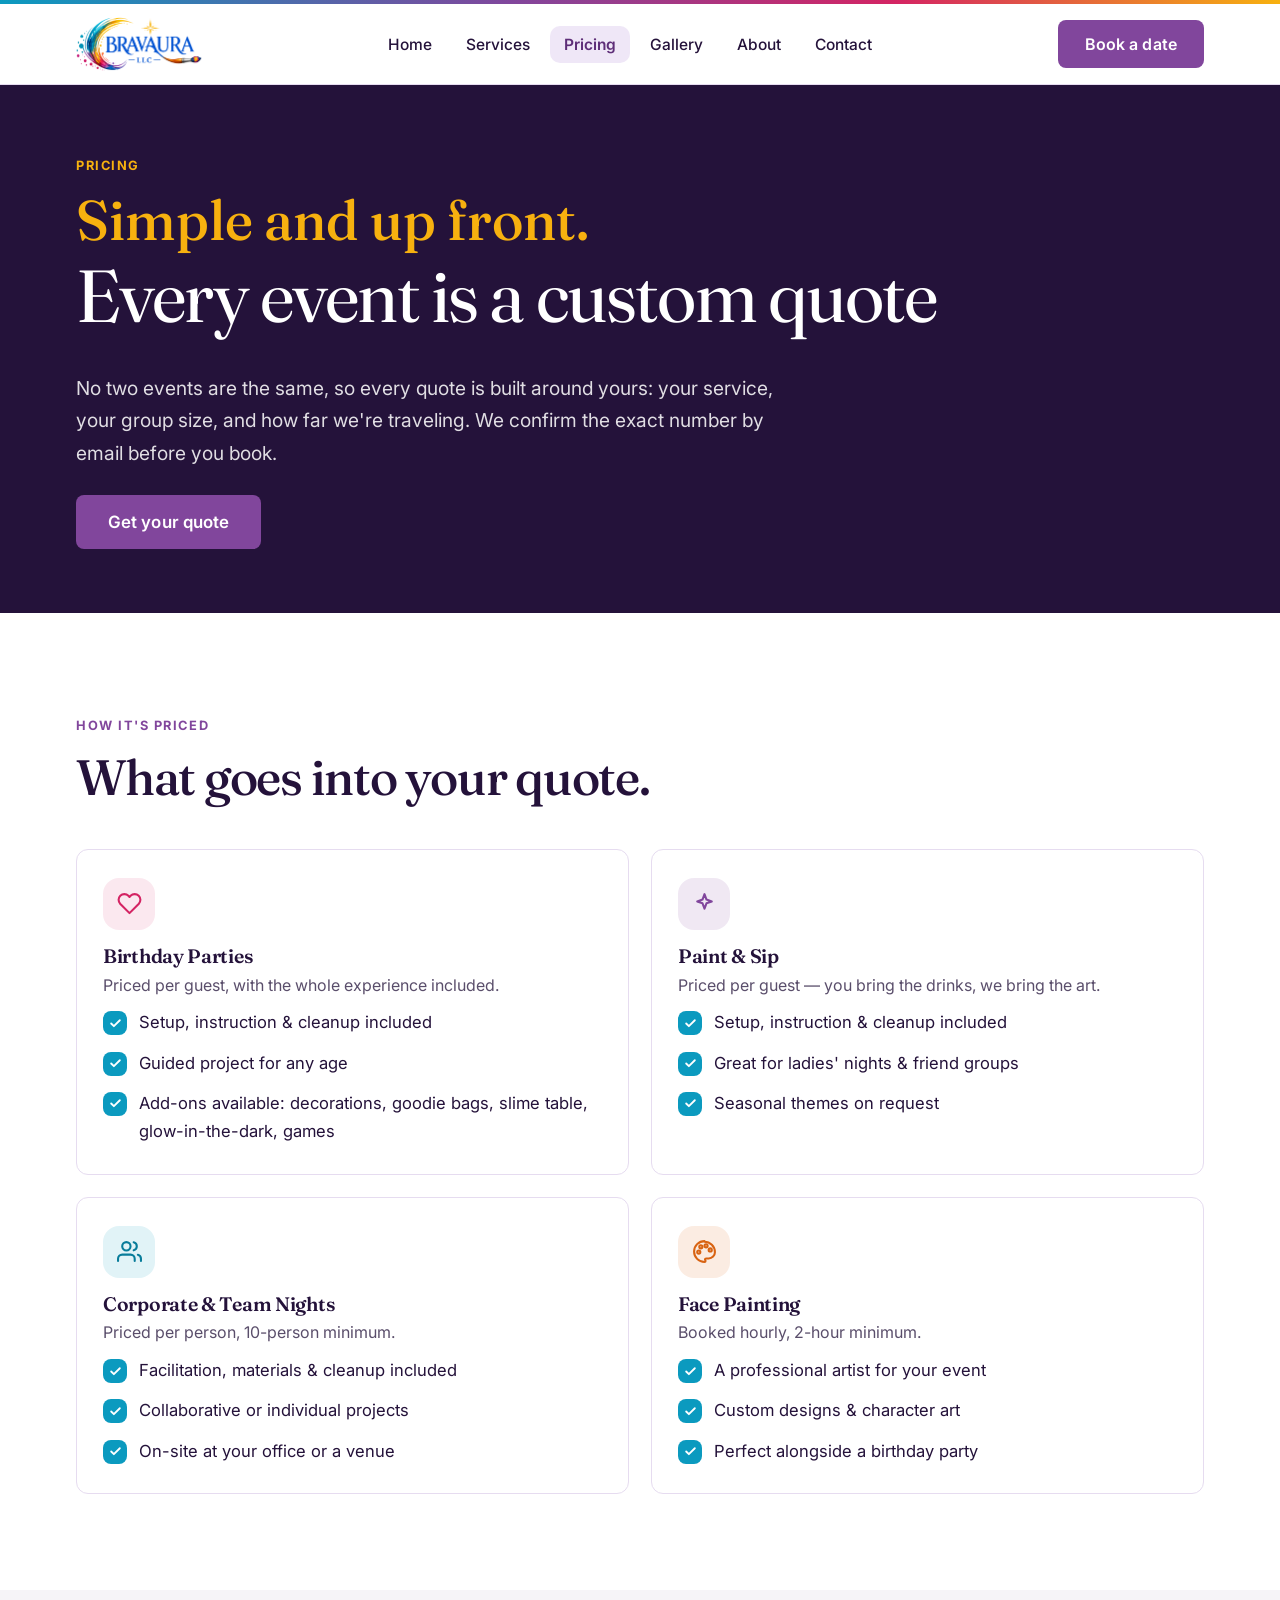
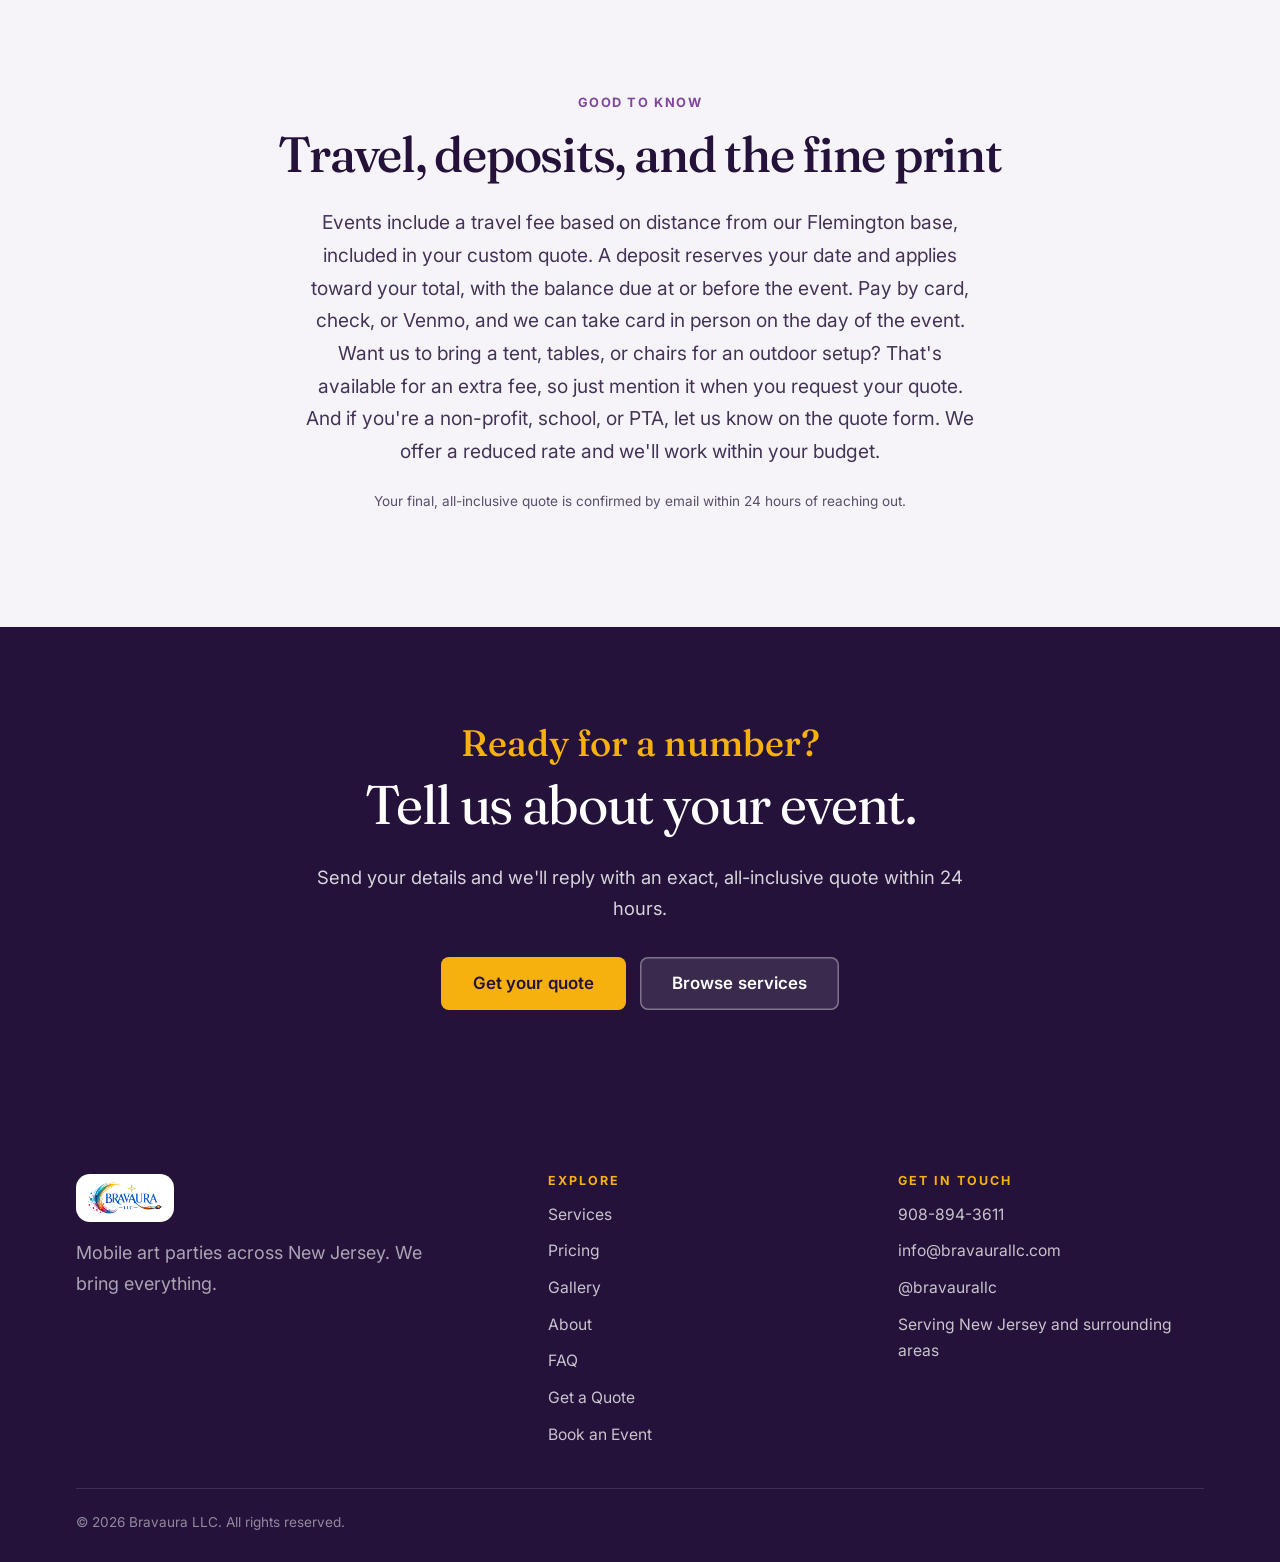
<file: pricing.html>
<!DOCTYPE html>
<html lang="en">
<head>
<meta charset="utf-8">
<meta name="viewport" content="width=device-width, initial-scale=1">
<title>Pricing | Bravaura LLC Mobile Art Events NJ</title>
<meta name="description" content="How Bravaura pricing works — every mobile art event is a custom, all-inclusive quote covering setup, instruction, and cleanup, confirmed by email. Birthday parties, paint & sip, corporate, face painting, and master classes across NJ.">
<link rel="canonical" href="https://bravaurallc.com/pricing.html">
<meta property="og:title" content="Pricing | Bravaura LLC Mobile Art Events NJ">
<meta property="og:description" content="How Bravaura pricing works — every mobile art event is a custom, all-inclusive quote covering setup, instruction, and cleanup, confirmed by email. Birthday parties, paint & sip, corporate, face painting, and master classes across NJ.">
<meta property="og:type" content="website">
<meta property="og:url" content="https://bravaurallc.com/pricing.html">
<meta property="og:site_name" content="Bravaura LLC">
<meta property="og:image" content="https://bravaurallc.com/assets/og-image.jpg">
<meta property="og:image:width" content="1200">
<meta property="og:image:height" content="630">
<meta property="og:image:alt" content="Bravaura LLC — mobile art parties in New Jersey">
<meta name="twitter:card" content="summary_large_image">
<meta name="twitter:title" content="Pricing | Bravaura LLC Mobile Art Events NJ">
<meta name="twitter:description" content="How Bravaura pricing works — every mobile art event is a custom, all-inclusive quote covering setup, instruction, and cleanup, confirmed by email. Birthday parties, paint & sip, corporate, face painting, and master classes across NJ.">
<meta name="twitter:image" content="https://bravaurallc.com/assets/og-image.jpg">
<link rel="icon" type="image/png" href="assets/bravaura-logo-final.png">
<link rel="preconnect" href="https://fonts.googleapis.com">
<link rel="preconnect" href="https://fonts.gstatic.com" crossorigin>
<link href="https://fonts.googleapis.com/css2?family=Fraunces:ital,opsz,wght,WONK@0,9..144,400,0;0,9..144,500,0;0,9..144,600,0;0,9..144,700,0;1,9..144,500,0&family=Inter:wght@400;500;600;700&family=Caveat:wght@500;600;700&display=swap" rel="stylesheet">
<link rel="stylesheet" href="css/styles.css">
</head>
<body>

<hr class="sweep-bar">
<header class="site-header">
  <div class="container nav">
    <a href="index.html" class="brand" aria-label="Bravaura LLC home"><img src="assets/bravaura-logo-final.png" alt="Bravaura LLC logo"></a>
    <nav aria-label="Main"><ul class="nav-links" id="nav-links"><li><a href="index.html">Home</a></li><li><a href="services.html">Services</a></li><li><a href="pricing.html" class="active" aria-current="page">Pricing</a></li><li><a href="gallery.html">Gallery</a></li><li><a href="about.html">About</a></li><li><a href="contact.html">Contact</a></li></ul></nav>
    <div class="nav-cta">
      <a href="contact.html" class="btn btn--gold">Book a date</a>
      <button class="nav-toggle" aria-label="Toggle menu" aria-expanded="false" aria-controls="nav-links"><span></span><span></span><span></span></button>
    </div>
  </div>
</header>
<main>

<section class="page-hero">
  <div class="container">
    <span class="eyebrow">pricing</span>
    <span class="script-accent">Simple and up front.</span><h1>Every event is a custom quote</h1>
    <p class="lead">No two events are the same, so every quote is built around yours: your service, your group size, and how far we're traveling. We confirm the exact number by email before you book.</p>
    <div class="btn-row" style="margin-top:1.6rem"><a href="contact.html" class="btn btn--gold btn--lg">Get your quote</a></div>
  </div>
</section>

<section class="section">
  <div class="container">
    <div class="section-head reveal"><span class="eyebrow">how it's priced</span><h2>What goes into your quote.</h2></div>
    <div class="info-grid" style="grid-template-columns:repeat(2,1fr);margin-top:44px"><div class="info-card reveal"><div class="ic ic--magenta"><svg viewBox="0 0 24 24" fill="none" stroke="currentColor" stroke-width="2" stroke-linecap="round" stroke-linejoin="round"><path d="M20.84 4.61a5.5 5.5 0 0 0-7.78 0L12 5.67l-1.06-1.06a5.5 5.5 0 0 0-7.78 7.78l1.06 1.06L12 21.23l7.78-7.78 1.06-1.06a5.5 5.5 0 0 0 0-7.78z"/></svg></div>
      <h3>Birthday Parties</h3><p style="margin-bottom:.6rem">Priced per guest, with the whole experience included.</p>
      <ul class="checklist" style="margin-top:.4rem"><li>Setup, instruction &amp; cleanup included</li><li>Guided project for any age</li><li>Add-ons available: decorations, goodie bags, slime table, glow-in-the-dark, games</li></ul></div><div class="info-card reveal"><div class="ic ic--purple"><svg viewBox="0 0 24 24" fill="none" stroke="currentColor" stroke-width="2" stroke-linecap="round" stroke-linejoin="round"><path d="M12 3l1.9 5.2L19 10l-5.1 1.8L12 17l-1.9-5.2L5 10l5.1-1.8z"/></svg></div>
      <h3>Paint &amp; Sip</h3><p style="margin-bottom:.6rem">Priced per guest — you bring the drinks, we bring the art.</p>
      <ul class="checklist" style="margin-top:.4rem"><li>Setup, instruction &amp; cleanup included</li><li>Great for ladies' nights &amp; friend groups</li><li>Seasonal themes on request</li></ul></div><div class="info-card reveal"><div class="ic ic--teal"><svg viewBox="0 0 24 24" fill="none" stroke="currentColor" stroke-width="2" stroke-linecap="round" stroke-linejoin="round"><path d="M17 21v-2a4 4 0 0 0-4-4H5a4 4 0 0 0-4 4v2"/><circle cx="9" cy="7" r="4"/><path d="M23 21v-2a4 4 0 0 0-3-3.87"/><path d="M16 3.13a4 4 0 0 1 0 7.75"/></svg></div>
      <h3>Corporate &amp; Team Nights</h3><p style="margin-bottom:.6rem">Priced per person, 10-person minimum.</p>
      <ul class="checklist" style="margin-top:.4rem"><li>Facilitation, materials &amp; cleanup included</li><li>Collaborative or individual projects</li><li>On-site at your office or a venue</li></ul></div><div class="info-card reveal"><div class="ic ic--orange"><svg viewBox="0 0 24 24" fill="none" stroke="currentColor" stroke-width="2" stroke-linecap="round" stroke-linejoin="round"><circle cx="13.5" cy="6.5" r="1.5"/><circle cx="17.5" cy="10.5" r="1.5"/><circle cx="8.5" cy="7.5" r="1.5"/><circle cx="6.5" cy="12.5" r="1.5"/><path d="M12 2a10 10 0 0 0 0 20c.55 0 1-.45 1-1 0-.26-.1-.5-.26-.68-.16-.19-.26-.42-.26-.68 0-.55.45-1 1-1H16a6 6 0 0 0 6-6c0-5.52-4.48-10-10-10z"/></svg></div>
      <h3>Face Painting</h3><p style="margin-bottom:.6rem">Booked hourly, 2-hour minimum.</p>
      <ul class="checklist" style="margin-top:.4rem"><li>A professional artist for your event</li><li>Custom designs &amp; character art</li><li>Perfect alongside a birthday party</li></ul></div></div>
  </div>
</section>

<section class="section section--cream2">
  <div class="container center narrow">
    <span class="eyebrow">good to know</span>
    <h2>Travel, deposits, and the fine print</h2>
    <p class="lead" style="margin:0 auto">Events include a travel fee based on distance from our Flemington base, included in your custom quote. A deposit reserves your date and applies toward your total, with the balance due at or before the event. Pay by card, check, or Venmo, and we can take card in person on the day of the event. Want us to bring a tent, tables, or chairs for an outdoor setup? That's available for an extra fee, so just mention it when you request your quote. And if you're a non-profit, school, or PTA, let us know on the quote form. We offer a reduced rate and we'll work within your budget.</p>
    <p class="form-note" style="margin-top:1.4rem">Your final, all-inclusive quote is confirmed by email within 24 hours of reaching out.</p>
  </div>
</section>

<section class="section cta">
  <div class="container">
    <span class="script-accent">Ready for a number?</span>
    <h2>Tell us about your event.</h2>
    <p>Send your details and we'll reply with an exact, all-inclusive quote within 24 hours.</p>
    <div class="btn-row" style="justify-content:center">
      <a href="contact.html" class="btn btn--gold btn--lg">Get your quote</a>
      <a href="services.html" class="btn btn--white btn--lg">Browse services</a>
    </div>
  </div>
</section>

</main>
<footer class="site-footer">
  <div class="container">
    <div class="footer-grid">
      <div class="footer-brand">
        <img src="assets/bravaura-logo-final.png" alt="Bravaura LLC">
        <p>Mobile art parties across New Jersey. We bring everything.</p>
      </div>
      <div class="footer-col">
        <h4>Explore</h4>
        <ul>
          <li><a href="services.html">Services</a></li>
          <li><a href="pricing.html">Pricing</a></li>
          <li><a href="gallery.html">Gallery</a></li>
          <li><a href="about.html">About</a></li>
          <li><a href="faq.html">FAQ</a></li>
          <li><a href="quote.html">Get a Quote</a></li>
          <li><a href="contact.html">Book an Event</a></li>
        </ul>
      </div>
      <div class="footer-col">
        <h4>Get in Touch</h4>
        <ul>
          <li><a href="tel:9088943611">908-894-3611</a></li>
          <li><a href="mailto:info@bravaurallc.com">info@bravaurallc.com</a></li>
          <li><a href="https://instagram.com/bravaurallc" target="_blank" rel="noopener">@bravaurallc</a></li>
          <li>Serving New Jersey and surrounding areas</li>
        </ul>
      </div>
    </div>
    <div class="footer-bottom">
      <span>&copy; <span id="year">2026</span> Bravaura LLC. All rights reserved.</span>
    </div>
  </div>
</footer>
<div id="promo-pop" role="dialog" aria-modal="true" aria-labelledby="promo-title" aria-hidden="true">
  <div class="promo-card">
    <button class="promo-close" type="button" aria-label="Close">&times;</button>
    <div class="promo-flyer"><a href="assets/olipop-paint-flyer.jpg" target="_blank" rel="noopener" title="Open the full flyer"><img src="assets/olipop-paint-flyer.jpg" alt="Olipop &amp; Paint flyer: Saturday September 12 2026, 5 to 7pm at Livi's Lavender Farm, Robbinsville NJ. Tickets $65 per person." loading="lazy" onerror="this.closest('.promo-flyer').remove()"></a></div>
    <div class="promo-body">
      <span class="promo-kicker">save the date</span>
      <h3 id="promo-title">Olipop &amp; Paint</h3>
      <p class="promo-when">Saturday, September 12 &middot; 5:00&ndash;7:00 pm</p>
      <p class="promo-where">Livi's Lavender Farm &middot; Robbinsville, NJ</p>
      <p class="promo-note">A lavender-themed painting, step by step. All supplies included, plus a lavender sachet fresh from the farm. All ages, no experience needed.</p>
      <p class="promo-early">Early bird: 15% off with code <b>EARLYBIRD15</b> until Aug 23</p>
      <a href="https://square.link/u/ehouc1P7" target="_blank" rel="noopener" class="btn btn--purple btn--lg promo-cta">Buy tickets</a>
    </div>
  </div>
</div>
<script src="js/main.js"></script>
</body>
</html>
</file>
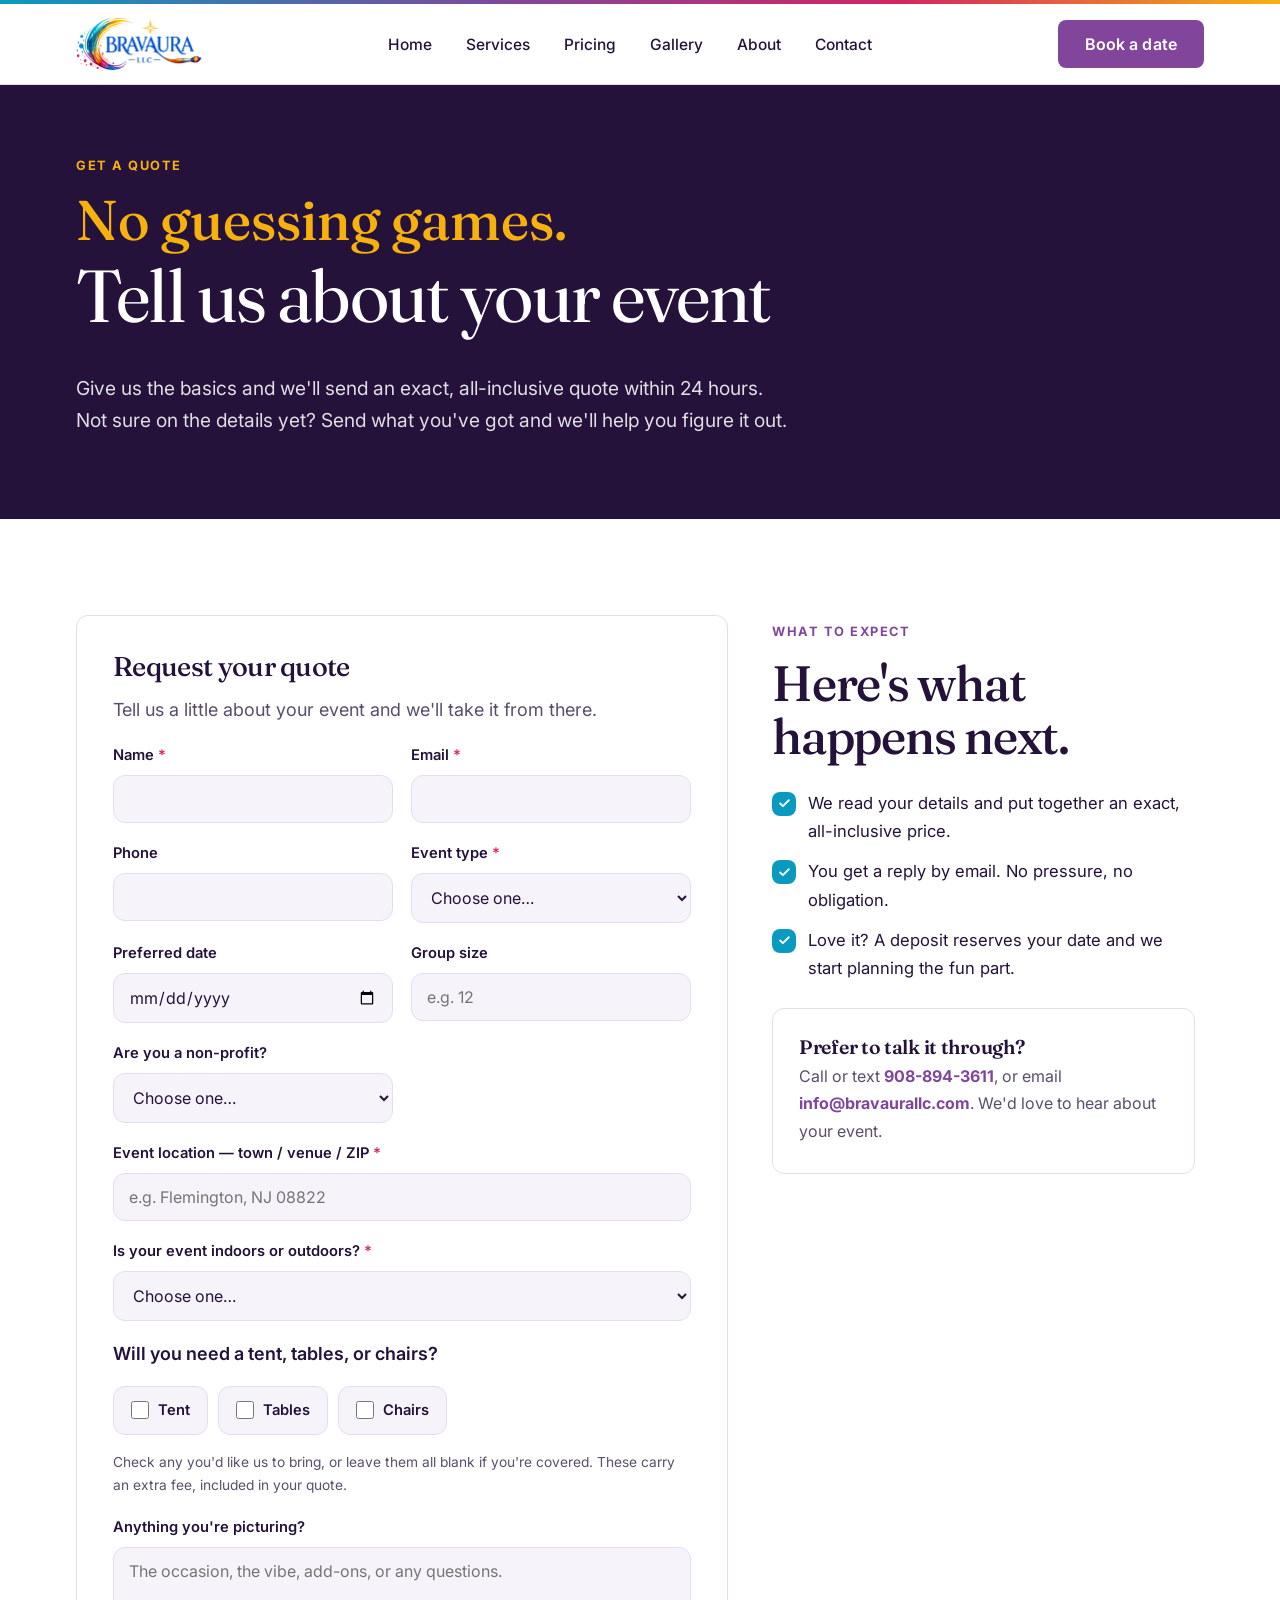
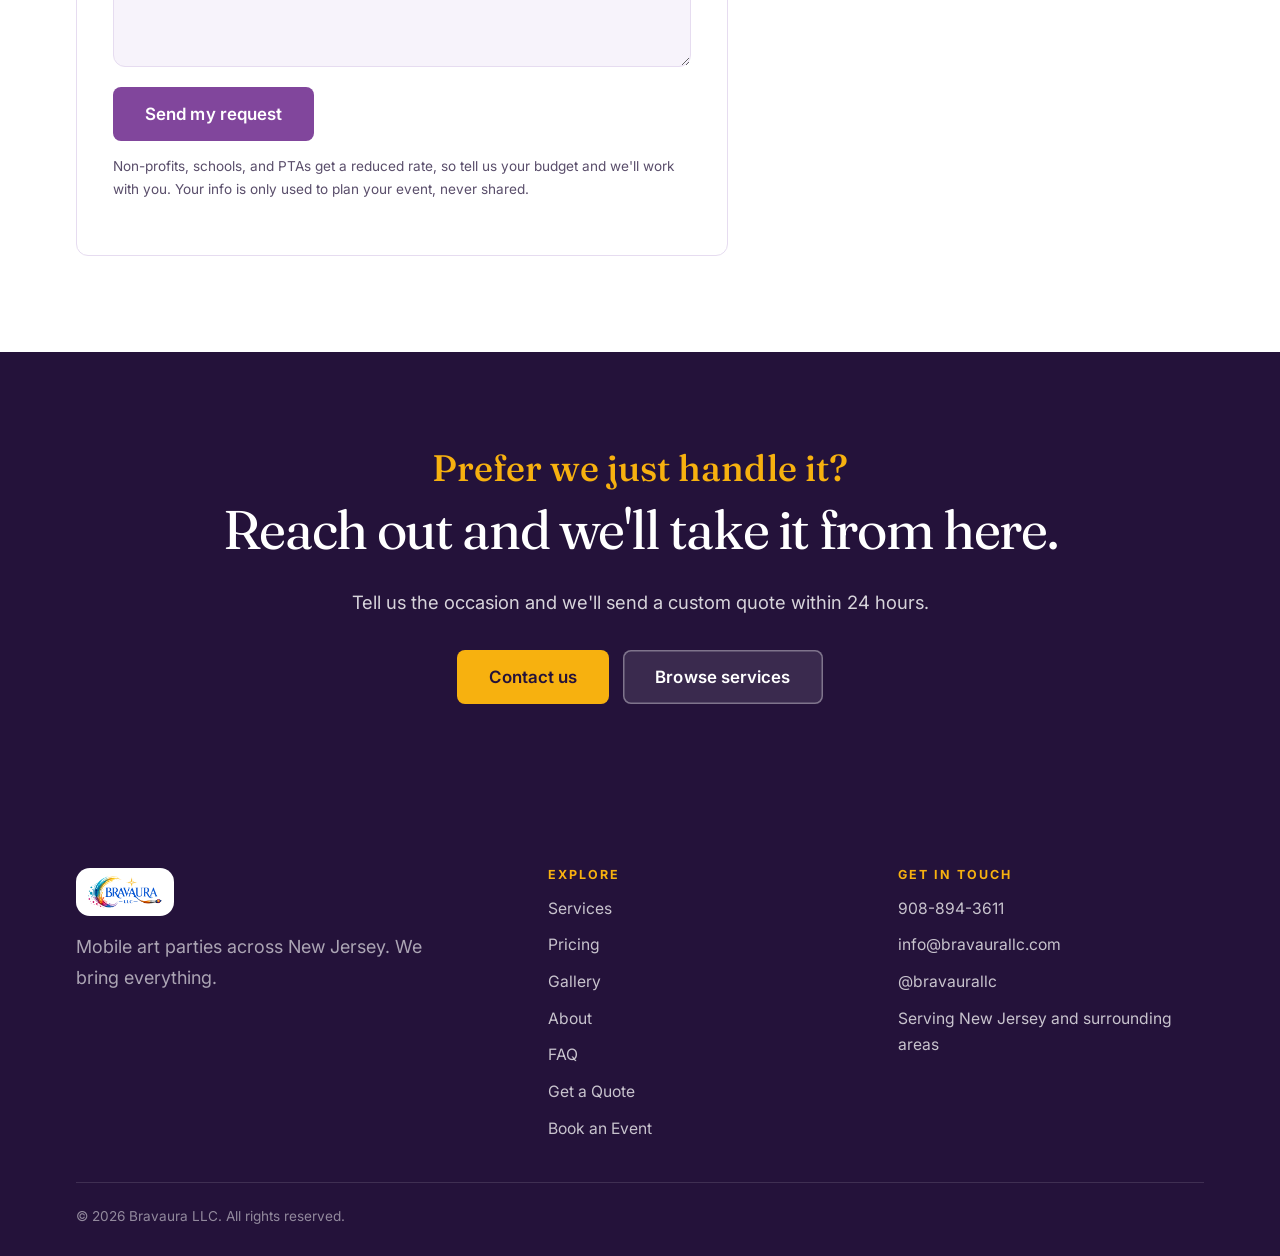
<file: quote.html>
<!DOCTYPE html>
<html lang="en">
<head>
<meta charset="utf-8">
<meta name="viewport" content="width=device-width, initial-scale=1">
<title>Get a Quote | Bravaura LLC Art Events NJ</title>
<meta name="description" content="Request a custom, all-inclusive quote for your Bravaura art event in New Jersey: birthday parties, paint & sip, corporate, face painting, and painting lessons. Reply within 24 hours.">
<link rel="canonical" href="https://bravaurallc.com/quote.html">
<meta property="og:title" content="Get a Quote | Bravaura LLC Art Events NJ">
<meta property="og:description" content="Request a custom, all-inclusive quote for your Bravaura art event in New Jersey: birthday parties, paint & sip, corporate, face painting, and painting lessons. Reply within 24 hours.">
<meta property="og:type" content="website">
<meta property="og:url" content="https://bravaurallc.com/quote.html">
<meta property="og:site_name" content="Bravaura LLC">
<meta property="og:image" content="https://bravaurallc.com/assets/og-image.jpg">
<meta property="og:image:width" content="1200">
<meta property="og:image:height" content="630">
<meta property="og:image:alt" content="Bravaura LLC — mobile art parties in New Jersey">
<meta name="twitter:card" content="summary_large_image">
<meta name="twitter:title" content="Get a Quote | Bravaura LLC Art Events NJ">
<meta name="twitter:description" content="Request a custom, all-inclusive quote for your Bravaura art event in New Jersey: birthday parties, paint & sip, corporate, face painting, and painting lessons. Reply within 24 hours.">
<meta name="twitter:image" content="https://bravaurallc.com/assets/og-image.jpg">
<link rel="icon" type="image/png" href="assets/bravaura-logo-final.png">
<link rel="preconnect" href="https://fonts.googleapis.com">
<link rel="preconnect" href="https://fonts.gstatic.com" crossorigin>
<link href="https://fonts.googleapis.com/css2?family=Fraunces:ital,opsz,wght,WONK@0,9..144,400,0;0,9..144,500,0;0,9..144,600,0;0,9..144,700,0;1,9..144,500,0&family=Inter:wght@400;500;600;700&family=Caveat:wght@500;600;700&display=swap" rel="stylesheet">
<link rel="stylesheet" href="css/styles.css">
</head>
<body>

<hr class="sweep-bar">
<header class="site-header">
  <div class="container nav">
    <a href="index.html" class="brand" aria-label="Bravaura LLC home"><img src="assets/bravaura-logo-final.png" alt="Bravaura LLC logo"></a>
    <nav aria-label="Main"><ul class="nav-links" id="nav-links"><li><a href="index.html">Home</a></li><li><a href="services.html">Services</a></li><li><a href="pricing.html">Pricing</a></li><li><a href="gallery.html">Gallery</a></li><li><a href="about.html">About</a></li><li><a href="contact.html">Contact</a></li></ul></nav>
    <div class="nav-cta">
      <a href="contact.html" class="btn btn--gold">Book a date</a>
      <button class="nav-toggle" aria-label="Toggle menu" aria-expanded="false" aria-controls="nav-links"><span></span><span></span><span></span></button>
    </div>
  </div>
</header>
<main>

<section class="page-hero">
  <div class="container">
    <span class="eyebrow">get a quote</span>
    <span class="script-accent">No guessing games.</span><h1>Tell us about your event</h1>
    <p class="lead">Give us the basics and we'll send an exact, all-inclusive quote within 24 hours. Not sure on the details yet? Send what you've got and we'll help you figure it out.</p>
    
  </div>
</section>


<section class="section">
  <div class="container split" style="align-items:start;gap:44px">
    <div class="reveal"><div class="form-card">
        <h2 class="mt-0" style="font-size:1.7rem">Request your quote</h2>
        <p style="color:var(--body)">Tell us a little about your event and we'll take it from there.</p>
        <form data-bravaura-form name="quote-request" method="POST" novalidate
              action="https://formsubmit.co/bravaurallc@gmail.com"
              data-endpoint="https://formsubmit.co/ajax/bravaurallc@gmail.com">
          <input type="hidden" name="_subject" value="Bravaura website: Request your quote">
          <input type="hidden" name="_template" value="table">
          <input type="hidden" name="_captcha" value="false">
          <input type="hidden" name="_next" value="https://bravaurallc.com/thank-you.html">
          <p style="display:none"><label>Leave this empty: <input name="_honey"></label></p>
          <div class="form-grid">
            <div class="field"><label for="name">Name <span class="req">*</span></label><input id="name" name="name" type="text" required autocomplete="name"></div>
            <div class="field"><label for="email">Email <span class="req">*</span></label><input id="email" name="email" type="email" required autocomplete="email"></div>
            <div class="field"><label for="phone">Phone</label><input id="phone" name="phone" type="tel" autocomplete="tel"></div>
            <div class="field"><label for="event_type">Event type <span class="req">*</span></label>
              <select id="event_type" name="event_type" required>
                <option value="" disabled selected>Choose one&hellip;</option>
                <option>Birthday Party</option><option>Paint &amp; Sip</option>
                <option>Corporate &amp; Team Night</option><option>Face Painting</option>
                <option>Master Class</option><option>Other</option>
              </select>
            </div>
            <div class="field"><label for="event_date">Preferred date</label><input id="event_date" name="event_date" type="date"></div>
            <div class="field"><label for="group_size">Group size</label><input id="group_size" name="group_size" type="number" min="1" placeholder="e.g. 12"></div>
            <div class="field"><label for="nonprofit">Are you a non-profit?</label>
              <select id="nonprofit" name="nonprofit">
                <option value="" disabled selected>Choose one&hellip;</option>
                <option>No</option>
                <option>Yes &mdash; we're a non-profit</option>
                <option>Yes &mdash; a school or PTA</option>
              </select>
            </div>
            <div class="field full"><label for="location">Event location — town / venue / ZIP <span class="req">*</span></label><input id="location" name="location" type="text" placeholder="e.g. Flemington, NJ 08822" required></div>
            <div class="field full"><label for="setting">Is your event indoors or outdoors? <span class="req">*</span></label>
              <select id="setting" name="setting" required>
                <option value="" disabled selected>Choose one&hellip;</option>
                <option>Indoors</option>
                <option>Outdoors</option>
                <option>A bit of both</option>
                <option>Not sure yet</option>
              </select>
            </div>
            <div class="field full">
              <span class="field-label">Will you need a tent, tables, or chairs?</span>
              <div class="check-row">
                <label class="check"><input type="checkbox" name="setup_needs" value="Tent"> Tent</label>
                <label class="check"><input type="checkbox" name="setup_needs" value="Tables"> Tables</label>
                <label class="check"><input type="checkbox" name="setup_needs" value="Chairs"> Chairs</label>
              </div>
              <small class="field-hint">Check any you'd like us to bring, or leave them all blank if you're covered. These carry an extra fee, included in your quote.</small>
            </div>
            <div class="field full"><label for="message">Anything you're picturing?</label><textarea id="message" name="message" placeholder="The occasion, the vibe, add-ons, or any questions."></textarea></div>
          </div>
          <div style="margin-top:20px"><button type="submit" class="btn btn--gold btn--lg">Send my request</button></div>
          <div class="form-status" role="status" aria-live="polite"></div>
          <p class="form-note">Non-profits, schools, and PTAs get a reduced rate, so tell us your budget and we'll work with you. Your info is only used to plan your event, never shared.</p>
        </form>
      </div></div>
    <div class="reveal d1">
      <span class="eyebrow">what to expect</span>
      <h2>Here's what happens next.</h2>
      <ul class="checklist">
        <li>We read your details and put together an exact, all-inclusive price.</li>
        <li>You get a reply by email. No pressure, no obligation.</li>
        <li>Love it? A deposit reserves your date and we start planning the fun part.</li>
      </ul>
      <div class="info-card reveal d2" style="margin-top:26px">
        <h3 class="mt-0">Prefer to talk it through?</h3>
        <p class="mb-0">Call or text <a href="tel:9088943611" style="font-weight:700">908-894-3611</a>, or email <a href="mailto:info@bravaurallc.com" style="font-weight:700">info@bravaurallc.com</a>. We'd love to hear about your event.</p>
      </div>
    </div>
  </div>
</section>

<section class="section cta">
  <div class="container">
    <span class="script-accent">Prefer we just handle it?</span>
    <h2>Reach out and we'll take it from here.</h2>
    <p>Tell us the occasion and we'll send a custom quote within 24 hours.</p>
    <div class="btn-row" style="justify-content:center">
      <a href="contact.html" class="btn btn--gold btn--lg">Contact us</a>
      <a href="services.html" class="btn btn--white btn--lg">Browse services</a>
    </div>
  </div>
</section>

</main>
<footer class="site-footer">
  <div class="container">
    <div class="footer-grid">
      <div class="footer-brand">
        <img src="assets/bravaura-logo-final.png" alt="Bravaura LLC">
        <p>Mobile art parties across New Jersey. We bring everything.</p>
      </div>
      <div class="footer-col">
        <h4>Explore</h4>
        <ul>
          <li><a href="services.html">Services</a></li>
          <li><a href="pricing.html">Pricing</a></li>
          <li><a href="gallery.html">Gallery</a></li>
          <li><a href="about.html">About</a></li>
          <li><a href="faq.html">FAQ</a></li>
          <li><a href="quote.html">Get a Quote</a></li>
          <li><a href="contact.html">Book an Event</a></li>
        </ul>
      </div>
      <div class="footer-col">
        <h4>Get in Touch</h4>
        <ul>
          <li><a href="tel:9088943611">908-894-3611</a></li>
          <li><a href="mailto:info@bravaurallc.com">info@bravaurallc.com</a></li>
          <li><a href="https://instagram.com/bravaurallc" target="_blank" rel="noopener">@bravaurallc</a></li>
          <li>Serving New Jersey and surrounding areas</li>
        </ul>
      </div>
    </div>
    <div class="footer-bottom">
      <span>&copy; <span id="year">2026</span> Bravaura LLC. All rights reserved.</span>
    </div>
  </div>
</footer>
<div id="promo-pop" role="dialog" aria-modal="true" aria-labelledby="promo-title" aria-hidden="true">
  <div class="promo-card">
    <button class="promo-close" type="button" aria-label="Close">&times;</button>
    <div class="promo-flyer"><a href="assets/olipop-paint-flyer.jpg" target="_blank" rel="noopener" title="Open the full flyer"><img src="assets/olipop-paint-flyer.jpg" alt="Olipop &amp; Paint flyer: Saturday September 12 2026, 5 to 7pm at Livi's Lavender Farm, Robbinsville NJ. Tickets $65 per person." loading="lazy" onerror="this.closest('.promo-flyer').remove()"></a></div>
    <div class="promo-body">
      <span class="promo-kicker">save the date</span>
      <h3 id="promo-title">Olipop &amp; Paint</h3>
      <p class="promo-when">Saturday, September 12 &middot; 5:00&ndash;7:00 pm</p>
      <p class="promo-where">Livi's Lavender Farm &middot; Robbinsville, NJ</p>
      <p class="promo-note">A lavender-themed painting, step by step. All supplies included, plus a lavender sachet fresh from the farm. All ages, no experience needed.</p>
      <p class="promo-early">Early bird: 15% off with code <b>EARLYBIRD15</b> until Aug 23</p>
      <a href="https://square.link/u/ehouc1P7" target="_blank" rel="noopener" class="btn btn--purple btn--lg promo-cta">Buy tickets</a>
    </div>
  </div>
</div>
<script src="js/main.js"></script>
</body>
</html>
</file>
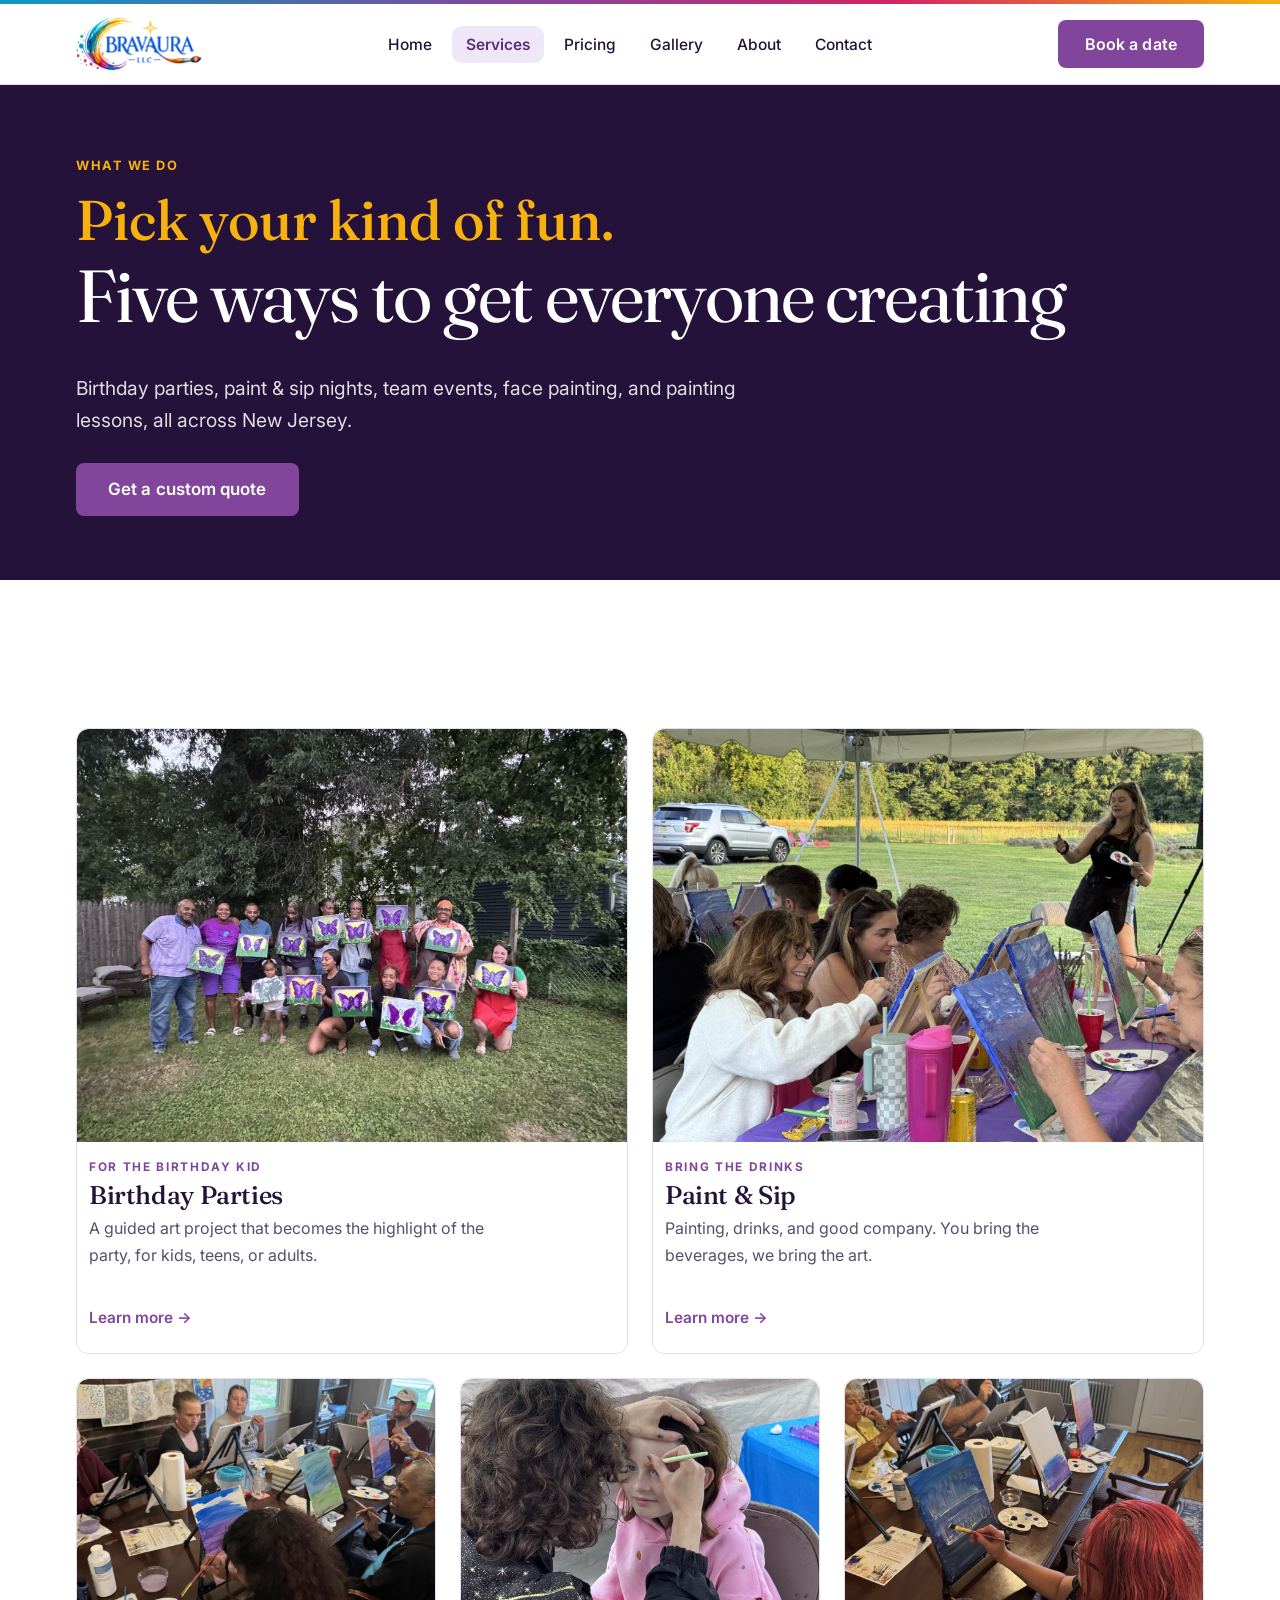
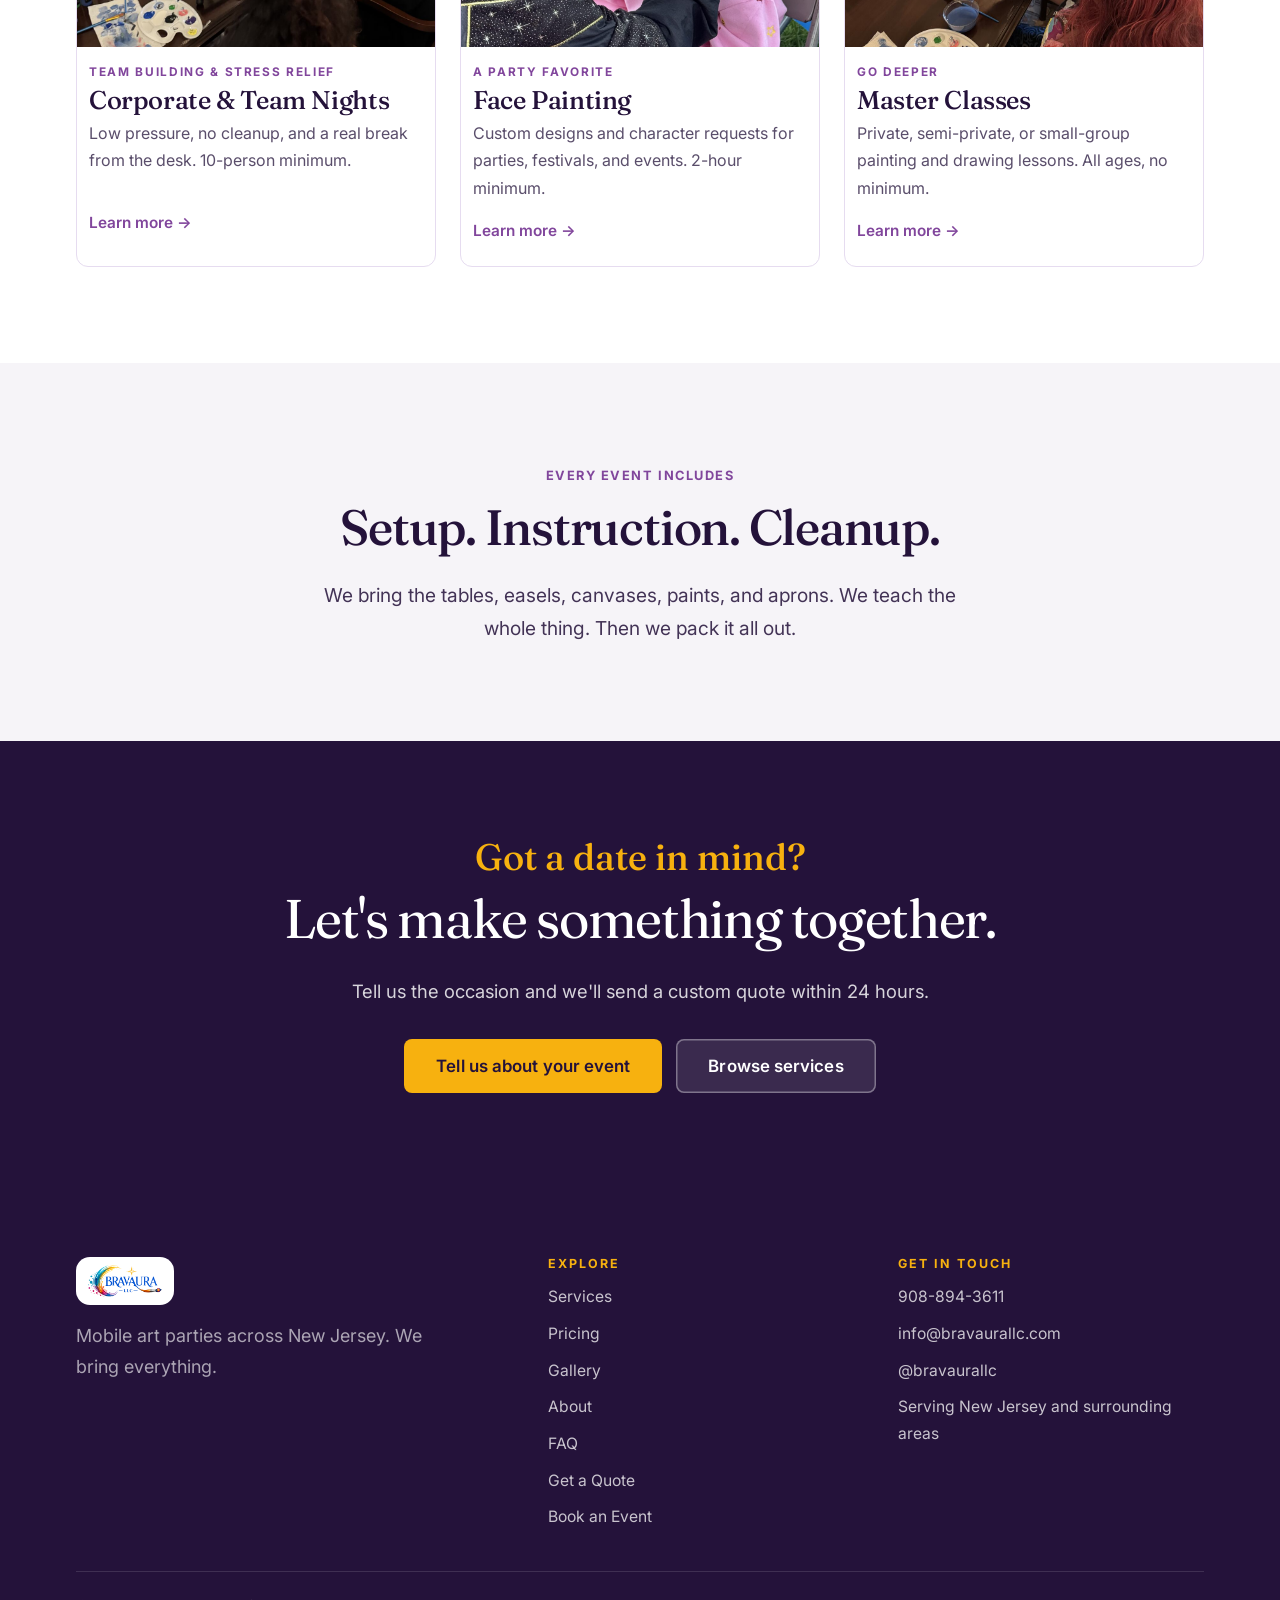
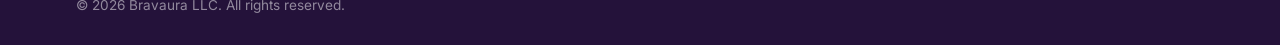
<file: services.html>
<!DOCTYPE html>
<html lang="en">
<head>
<meta charset="utf-8">
<meta name="viewport" content="width=device-width, initial-scale=1">
<title>Art Event Services NJ | Bravaura LLC</title>
<meta name="description" content="Mobile art event services across New Jersey: birthday parties, paint & sip, corporate team building, face painting, and painting lessons. All-inclusive, and we come to you.">
<link rel="canonical" href="https://bravaurallc.com/services.html">
<meta property="og:title" content="Art Event Services NJ | Bravaura LLC">
<meta property="og:description" content="Mobile art event services across New Jersey: birthday parties, paint & sip, corporate team building, face painting, and painting lessons. All-inclusive, and we come to you.">
<meta property="og:type" content="website">
<meta property="og:url" content="https://bravaurallc.com/services.html">
<meta property="og:site_name" content="Bravaura LLC">
<meta property="og:image" content="https://bravaurallc.com/assets/og-image.jpg">
<meta property="og:image:width" content="1200">
<meta property="og:image:height" content="630">
<meta property="og:image:alt" content="Bravaura LLC — mobile art parties in New Jersey">
<meta name="twitter:card" content="summary_large_image">
<meta name="twitter:title" content="Art Event Services NJ | Bravaura LLC">
<meta name="twitter:description" content="Mobile art event services across New Jersey: birthday parties, paint & sip, corporate team building, face painting, and painting lessons. All-inclusive, and we come to you.">
<meta name="twitter:image" content="https://bravaurallc.com/assets/og-image.jpg">
<link rel="icon" type="image/png" href="assets/bravaura-logo-final.png">
<link rel="preconnect" href="https://fonts.googleapis.com">
<link rel="preconnect" href="https://fonts.gstatic.com" crossorigin>
<link href="https://fonts.googleapis.com/css2?family=Fraunces:ital,opsz,wght,WONK@0,9..144,400,0;0,9..144,500,0;0,9..144,600,0;0,9..144,700,0;1,9..144,500,0&family=Inter:wght@400;500;600;700&family=Caveat:wght@500;600;700&display=swap" rel="stylesheet">
<link rel="stylesheet" href="css/styles.css">
</head>
<body>

<hr class="sweep-bar">
<header class="site-header">
  <div class="container nav">
    <a href="index.html" class="brand" aria-label="Bravaura LLC home"><img src="assets/bravaura-logo-final.png" alt="Bravaura LLC logo"></a>
    <nav aria-label="Main"><ul class="nav-links" id="nav-links"><li><a href="index.html">Home</a></li><li><a href="services.html" class="active" aria-current="page">Services</a></li><li><a href="pricing.html">Pricing</a></li><li><a href="gallery.html">Gallery</a></li><li><a href="about.html">About</a></li><li><a href="contact.html">Contact</a></li></ul></nav>
    <div class="nav-cta">
      <a href="contact.html" class="btn btn--gold">Book a date</a>
      <button class="nav-toggle" aria-label="Toggle menu" aria-expanded="false" aria-controls="nav-links"><span></span><span></span><span></span></button>
    </div>
  </div>
</header>
<main>

<section class="page-hero">
  <div class="container">
    <span class="eyebrow">what we do</span>
    <span class="script-accent">Pick your kind of fun.</span><h1>Five ways to get everyone creating</h1>
    <p class="lead">Birthday parties, paint &amp; sip nights, team events, face painting, and painting lessons, all across New Jersey.</p>
    <div class="btn-row" style="margin-top:1.6rem"><a href="contact.html" class="btn btn--gold btn--lg">Get a custom quote</a></div>
  </div>
</section>

<section class="section">
  <div class="container">
    <div class="bento">
      <a class="svc svc--birthday reveal" href="birthday-parties.html"><div class="svc-img"><img src="assets/gallery/butterfly-group.jpg" alt="Kids painting at a birthday party" loading="lazy" onerror="this.style.display='none'"></div><span class="tag">for the birthday kid</span><h3>Birthday Parties</h3><p>A guided art project that becomes the highlight of the party, for kids, teens, or adults.</p><span class="go">Learn more &rarr;</span></a>
      <a class="svc svc--sip reveal d1" href="paint-sip.html"><div class="svc-img"><img src="assets/gallery/lavender-tent-laughing.jpg" alt="Adults at a paint and sip night" loading="lazy" onerror="this.style.display='none'"></div><span class="tag">bring the drinks</span><h3>Paint &amp; Sip</h3><p>Painting, drinks, and good company. You bring the beverages, we bring the art.</p><span class="go">Learn more &rarr;</span></a>
      <a class="svc svc--corp reveal" href="corporate.html"><div class="svc-img"><img src="assets/gallery/indoor-table-group.jpg" alt="Coworkers painting together" loading="lazy" onerror="this.style.display='none'"></div><span class="tag">team building &amp; stress relief</span><h3>Corporate &amp; Team Nights</h3><p>Low pressure, no cleanup, and a real break from the desk. 10-person minimum.</p><span class="go">Learn more &rarr;</span></a>
      <a class="svc svc--face reveal" href="face-painting.html"><div class="svc-img"><img src="assets/gallery/face-painting.jpg" alt="A child with colorful face paint" loading="lazy" onerror="this.style.display='none'"></div><span class="tag">a party favorite</span><h3>Face Painting</h3><p>Custom designs and character requests for parties, festivals, and events. 2-hour minimum.</p><span class="go">Learn more &rarr;</span></a>
      <a class="svc svc--master reveal d1" href="master-classes.html"><div class="svc-img"><img src="assets/gallery/indoor-painting-2.jpg" alt="A Bravaura painting and drawing lesson in progress" loading="lazy" onerror="this.style.display='none'"></div><span class="tag">go deeper</span><h3>Master Classes</h3><p>Private, semi-private, or small-group painting and drawing lessons. All ages, no minimum.</p><span class="go">Learn more &rarr;</span></a>
    </div>
  </div>
</section>

<section class="section section--cream2">
  <div class="container center narrow">
    <span class="eyebrow">every event includes</span>
    <h2>Setup. Instruction. Cleanup.</h2>
    <p class="lead" style="margin:0 auto">We bring the tables, easels, canvases, paints, and aprons. We teach the whole thing. Then we pack it all out.</p>
  </div>
</section>

<section class="section cta">
  <div class="container">
    <span class="script-accent">Got a date in mind?</span>
    <h2>Let's make something together.</h2>
    <p>Tell us the occasion and we'll send a custom quote within 24 hours.</p>
    <div class="btn-row" style="justify-content:center">
      <a href="contact.html" class="btn btn--gold btn--lg">Tell us about your event</a>
      <a href="services.html" class="btn btn--white btn--lg">Browse services</a>
    </div>
  </div>
</section>

</main>
<footer class="site-footer">
  <div class="container">
    <div class="footer-grid">
      <div class="footer-brand">
        <img src="assets/bravaura-logo-final.png" alt="Bravaura LLC">
        <p>Mobile art parties across New Jersey. We bring everything.</p>
      </div>
      <div class="footer-col">
        <h4>Explore</h4>
        <ul>
          <li><a href="services.html">Services</a></li>
          <li><a href="pricing.html">Pricing</a></li>
          <li><a href="gallery.html">Gallery</a></li>
          <li><a href="about.html">About</a></li>
          <li><a href="faq.html">FAQ</a></li>
          <li><a href="quote.html">Get a Quote</a></li>
          <li><a href="contact.html">Book an Event</a></li>
        </ul>
      </div>
      <div class="footer-col">
        <h4>Get in Touch</h4>
        <ul>
          <li><a href="tel:9088943611">908-894-3611</a></li>
          <li><a href="mailto:info@bravaurallc.com">info@bravaurallc.com</a></li>
          <li><a href="https://instagram.com/bravaurallc" target="_blank" rel="noopener">@bravaurallc</a></li>
          <li>Serving New Jersey and surrounding areas</li>
        </ul>
      </div>
    </div>
    <div class="footer-bottom">
      <span>&copy; <span id="year">2026</span> Bravaura LLC. All rights reserved.</span>
    </div>
  </div>
</footer>
<div id="promo-pop" role="dialog" aria-modal="true" aria-labelledby="promo-title" aria-hidden="true">
  <div class="promo-card">
    <button class="promo-close" type="button" aria-label="Close">&times;</button>
    <div class="promo-flyer"><a href="assets/olipop-paint-flyer.jpg" target="_blank" rel="noopener" title="Open the full flyer"><img src="assets/olipop-paint-flyer.jpg" alt="Olipop &amp; Paint flyer: Saturday September 12 2026, 5 to 7pm at Livi's Lavender Farm, Robbinsville NJ. Tickets $65 per person." loading="lazy" onerror="this.closest('.promo-flyer').remove()"></a></div>
    <div class="promo-body">
      <span class="promo-kicker">save the date</span>
      <h3 id="promo-title">Olipop &amp; Paint</h3>
      <p class="promo-when">Saturday, September 12 &middot; 5:00&ndash;7:00 pm</p>
      <p class="promo-where">Livi's Lavender Farm &middot; Robbinsville, NJ</p>
      <p class="promo-note">A lavender-themed painting, step by step. All supplies included, plus a lavender sachet fresh from the farm. All ages, no experience needed.</p>
      <p class="promo-early">Early bird: 15% off with code <b>EARLYBIRD15</b> until Aug 23</p>
      <a href="https://square.link/u/ehouc1P7" target="_blank" rel="noopener" class="btn btn--purple btn--lg promo-cta">Buy tickets</a>
    </div>
  </div>
</div>
<script src="js/main.js"></script>
</body>
</html>
</file>
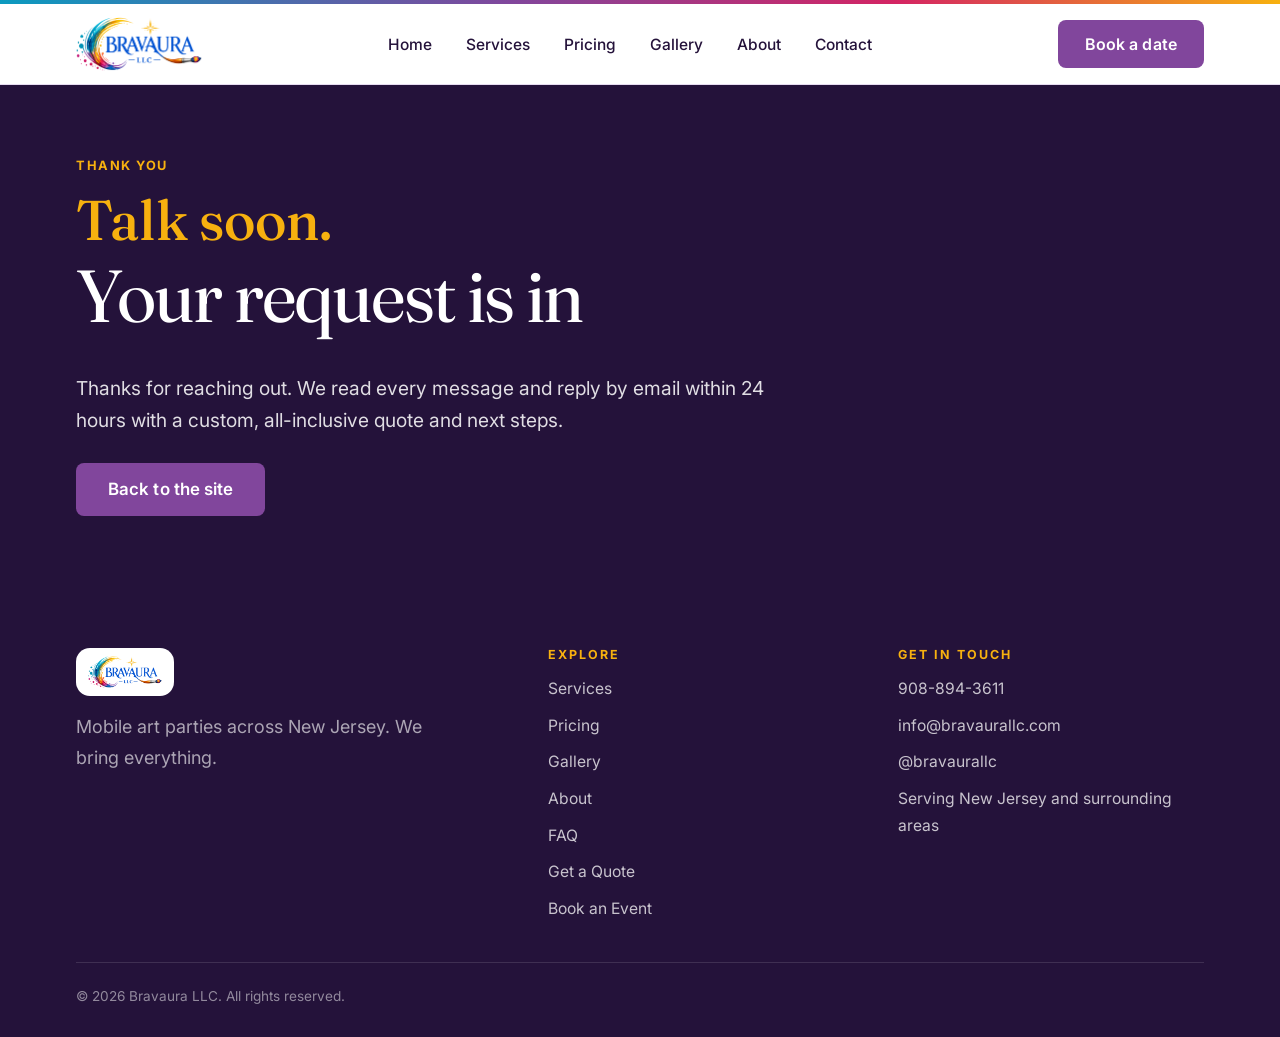
<file: thank-you.html>
<!DOCTYPE html>
<html lang="en">
<head>
<meta charset="utf-8">
<meta name="viewport" content="width=device-width, initial-scale=1">
<title>Thank You | Bravaura LLC</title>
<meta name="description" content="Thanks for your request. Bravaura replies by email within 24 hours with a custom quote for your New Jersey art event.">
<link rel="canonical" href="https://bravaurallc.com/thank-you.html">
<meta property="og:title" content="Thank You | Bravaura LLC">
<meta property="og:description" content="Thanks for your request. Bravaura replies by email within 24 hours with a custom quote for your New Jersey art event.">
<meta property="og:type" content="website">
<meta property="og:url" content="https://bravaurallc.com/thank-you.html">
<meta property="og:site_name" content="Bravaura LLC">
<meta property="og:image" content="https://bravaurallc.com/assets/og-image.jpg">
<meta property="og:image:width" content="1200">
<meta property="og:image:height" content="630">
<meta property="og:image:alt" content="Bravaura LLC — mobile art parties in New Jersey">
<meta name="twitter:card" content="summary_large_image">
<meta name="twitter:title" content="Thank You | Bravaura LLC">
<meta name="twitter:description" content="Thanks for your request. Bravaura replies by email within 24 hours with a custom quote for your New Jersey art event.">
<meta name="twitter:image" content="https://bravaurallc.com/assets/og-image.jpg">
<link rel="icon" type="image/png" href="assets/bravaura-logo-final.png">
<link rel="preconnect" href="https://fonts.googleapis.com">
<link rel="preconnect" href="https://fonts.gstatic.com" crossorigin>
<link href="https://fonts.googleapis.com/css2?family=Fraunces:ital,opsz,wght,WONK@0,9..144,400,0;0,9..144,500,0;0,9..144,600,0;0,9..144,700,0;1,9..144,500,0&family=Inter:wght@400;500;600;700&family=Caveat:wght@500;600;700&display=swap" rel="stylesheet">
<link rel="stylesheet" href="css/styles.css">
</head>
<body>

<hr class="sweep-bar">
<header class="site-header">
  <div class="container nav">
    <a href="index.html" class="brand" aria-label="Bravaura LLC home"><img src="assets/bravaura-logo-final.png" alt="Bravaura LLC logo"></a>
    <nav aria-label="Main"><ul class="nav-links" id="nav-links"><li><a href="index.html">Home</a></li><li><a href="services.html">Services</a></li><li><a href="pricing.html">Pricing</a></li><li><a href="gallery.html">Gallery</a></li><li><a href="about.html">About</a></li><li><a href="contact.html">Contact</a></li></ul></nav>
    <div class="nav-cta">
      <a href="contact.html" class="btn btn--gold">Book a date</a>
      <button class="nav-toggle" aria-label="Toggle menu" aria-expanded="false" aria-controls="nav-links"><span></span><span></span><span></span></button>
    </div>
  </div>
</header>
<main>

<section class="page-hero">
  <div class="container">
    <span class="eyebrow">thank you</span>
    <span class="script-accent">Talk soon.</span><h1>Your request is in</h1>
    <p class="lead">Thanks for reaching out. We read every message and reply by email within 24 hours with a custom, all-inclusive quote and next steps.</p>
    <div class="btn-row" style="margin-top:1.6rem"><a href="index.html" class="btn btn--gold btn--lg">Back to the site</a></div>
  </div>
</section>

</main>
<footer class="site-footer">
  <div class="container">
    <div class="footer-grid">
      <div class="footer-brand">
        <img src="assets/bravaura-logo-final.png" alt="Bravaura LLC">
        <p>Mobile art parties across New Jersey. We bring everything.</p>
      </div>
      <div class="footer-col">
        <h4>Explore</h4>
        <ul>
          <li><a href="services.html">Services</a></li>
          <li><a href="pricing.html">Pricing</a></li>
          <li><a href="gallery.html">Gallery</a></li>
          <li><a href="about.html">About</a></li>
          <li><a href="faq.html">FAQ</a></li>
          <li><a href="quote.html">Get a Quote</a></li>
          <li><a href="contact.html">Book an Event</a></li>
        </ul>
      </div>
      <div class="footer-col">
        <h4>Get in Touch</h4>
        <ul>
          <li><a href="tel:9088943611">908-894-3611</a></li>
          <li><a href="mailto:info@bravaurallc.com">info@bravaurallc.com</a></li>
          <li><a href="https://instagram.com/bravaurallc" target="_blank" rel="noopener">@bravaurallc</a></li>
          <li>Serving New Jersey and surrounding areas</li>
        </ul>
      </div>
    </div>
    <div class="footer-bottom">
      <span>&copy; <span id="year">2026</span> Bravaura LLC. All rights reserved.</span>
    </div>
  </div>
</footer>
<div id="promo-pop" role="dialog" aria-modal="true" aria-labelledby="promo-title" aria-hidden="true">
  <div class="promo-card">
    <button class="promo-close" type="button" aria-label="Close">&times;</button>
    <div class="promo-flyer"><a href="assets/olipop-paint-flyer.jpg" target="_blank" rel="noopener" title="Open the full flyer"><img src="assets/olipop-paint-flyer.jpg" alt="Olipop &amp; Paint flyer: Saturday September 12 2026, 5 to 7pm at Livi's Lavender Farm, Robbinsville NJ. Tickets $65 per person." loading="lazy" onerror="this.closest('.promo-flyer').remove()"></a></div>
    <div class="promo-body">
      <span class="promo-kicker">save the date</span>
      <h3 id="promo-title">Olipop &amp; Paint</h3>
      <p class="promo-when">Saturday, September 12 &middot; 5:00&ndash;7:00 pm</p>
      <p class="promo-where">Livi's Lavender Farm &middot; Robbinsville, NJ</p>
      <p class="promo-note">A lavender-themed painting, step by step. All supplies included, plus a lavender sachet fresh from the farm. All ages, no experience needed.</p>
      <p class="promo-early">Early bird: 15% off with code <b>EARLYBIRD15</b> until Aug 23</p>
      <a href="https://square.link/u/ehouc1P7" target="_blank" rel="noopener" class="btn btn--purple btn--lg promo-cta">Buy tickets</a>
    </div>
  </div>
</div>
<script src="js/main.js"></script>
</body>
</html>
</file>
<file: css/styles.css>
/* =========================================================
   Bravaura LLC — "Gallery Night" stylesheet
   Soft light, painted color washes, arched gallery frames.
   Drop-in replacement: same class names as the previous sheet.
   ========================================================= */
:root{
  --teal:#0B9ABF; --teal-deep:#087C9A;
  --gold:#F7B10F; --gold-deep:#B37F0A; --gold-soft:#FFE7A8;
  --purple:#81469C; --purple-deep:#5E2E78;
  --magenta:#D42463; --orange:#D86312;
  --royal:#0354D2;
  --plum:#24123A; --plum-2:#3A1D58;
  --ink:#24123A; --body:#5A4E6B;
  --paper:#FFFFFF; --lilac:#F7F3FB; --lilac-2:#EFE7F7;
  --line:#E6DCF0;
  --grad:linear-gradient(120deg,var(--teal) 0%,var(--purple) 55%,var(--magenta) 100%);
  --grad-warm:linear-gradient(120deg,var(--purple) 0%,var(--magenta) 100%);
  --shadow-sm:0 2px 6px rgba(36,18,58,.06),0 6px 18px rgba(36,18,58,.06);
  --shadow:0 4px 12px rgba(36,18,58,.07),0 18px 40px rgba(94,46,120,.12);
  --shadow-lg:0 10px 24px rgba(36,18,58,.10),0 30px 70px rgba(94,46,120,.18);
  --font-display:"Fraunces",Georgia,serif;
  --font-body:"Inter",-apple-system,BlinkMacSystemFont,"Segoe UI",Roboto,sans-serif;
  --font-hand:"Fraunces",Georgia,serif;
  --maxw:1180px;
  --arch:999px 999px 26px 26px;
}
*{box-sizing:border-box}
html{scroll-behavior:smooth;-webkit-text-size-adjust:100%}
#site-splash{position:fixed;inset:0;z-index:999;display:flex;align-items:center;justify-content:center;background:#fffefe;transition:opacity .45s ease}
#site-splash video{width:min(70vw,480px);animation:splash-pop .5s cubic-bezier(.34,1.56,.64,1);-webkit-mask-image:radial-gradient(ellipse 60% 62% at 50% 50%,#000 55%,transparent 86%);mask-image:radial-gradient(ellipse 60% 62% at 50% 50%,#000 55%,transparent 86%)}
#site-splash.splash-out{opacity:0;pointer-events:none}
@keyframes splash-pop{from{opacity:0;transform:scale(.9)}to{opacity:1;transform:scale(1)}}
@media(prefers-reduced-motion:reduce){#site-splash video{animation:none}}
body{margin:0;font-family:var(--font-body);color:var(--body);background:var(--paper);line-height:1.7;font-size:18px;-webkit-font-smoothing:antialiased;overflow-x:hidden}
img{max-width:100%;display:block}
a{color:var(--purple);text-decoration:none}
a:hover{color:var(--magenta)}
h1,h2,h3,h4{font-family:var(--font-display);color:var(--ink);line-height:1.08;margin:0 0 .5em;font-weight:500;letter-spacing:-.025em}
h1{font-size:clamp(2.6rem,6vw,4.6rem)}
h2{font-size:clamp(2rem,4.3vw,3.1rem)}
h3{font-size:clamp(1.2rem,2.1vw,1.5rem);font-weight:600;letter-spacing:-.015em}
p{margin:0 0 1.1rem}
.container{width:100%;max-width:var(--maxw);margin:0 auto;padding:0 26px}
.narrow{max-width:780px}
.center{text-align:center}
.center .lead{margin-left:auto;margin-right:auto}
.mt-0{margin-top:0}.mb-0{margin-bottom:0}
.lead{font-size:1.2rem;color:var(--ink);max-width:56ch;font-weight:400;opacity:.85}
.hand{font-family:var(--font-display);font-style:italic;font-weight:500;line-height:1}

/* eyebrow: small caps label with a paint-dot, no handwriting */
.eyebrow{font-family:var(--font-body);font-size:.8rem;font-weight:700;letter-spacing:.18em;text-transform:uppercase;color:var(--purple);margin:0 0 .9rem;display:inline-flex;align-items:center;gap:.6rem}
.eyebrow::before{content:"";width:22px;height:8px;border-radius:8px;background:var(--grad)}

/* accent words: gradient italic serif over a painted swash */
.script-accent{font-family:var(--font-display);font-style:italic;font-weight:400;color:var(--purple)}

/* buttons: soft rounded rectangles, no outlines, no hard shadows */
.btn{display:inline-flex;align-items:center;justify-content:center;gap:.55rem;font-family:var(--font-body);font-weight:600;font-size:1rem;padding:1rem 1.7rem;border-radius:14px;border:0;cursor:pointer;text-decoration:none;line-height:1;transition:transform .2s ease,box-shadow .2s ease,background-position .4s ease,color .2s;box-shadow:var(--shadow-sm);letter-spacing:.005em}
.btn:hover{transform:translateY(-2px);box-shadow:var(--shadow);text-decoration:none}
.btn:active{transform:translateY(0);box-shadow:var(--shadow-sm)}
.btn:focus-visible{outline:3px solid var(--gold);outline-offset:3px}
.btn--gold{background:linear-gradient(120deg,var(--purple-deep),var(--purple) 45%,var(--magenta));background-size:180% 100%;background-position:0 0;color:#fff}
.btn--gold:hover{background-position:100% 0;color:#fff}
.btn--teal{background:var(--teal);color:#fff}
.btn--teal:hover{color:#fff;background:var(--teal-deep)}
.btn--purple{background:var(--purple);color:#fff}
.btn--purple:hover{color:#fff;background:var(--purple-deep)}
.btn--white{background:#fff;color:var(--ink);box-shadow:inset 0 0 0 1.5px var(--line),var(--shadow-sm)}
.btn--white:hover{color:var(--purple);box-shadow:inset 0 0 0 1.5px var(--purple),var(--shadow)}
.btn--lg{padding:1.15rem 2rem;font-size:1.06rem}
.btn-row{display:flex;flex-wrap:wrap;gap:14px}
.center .btn-row{justify-content:center}

/* top sweep + header */
.sweep-bar{height:4px;border:0;margin:0;background:linear-gradient(90deg,var(--teal),var(--purple) 40%,var(--magenta) 70%,var(--gold))}
.site-header{position:sticky;top:0;z-index:60;background:rgba(255,255,255,.88);backdrop-filter:saturate(160%) blur(14px);border-bottom:1px solid var(--line)}
.nav{display:flex;align-items:center;justify-content:space-between;height:80px;gap:20px}
.brand img{height:54px;width:auto}
@media(max-width:480px){.brand img{height:44px}}
.nav-links{display:flex;align-items:center;gap:6px;list-style:none;margin:0;padding:0}
.nav-links a{font-weight:500;font-size:.97rem;color:var(--ink);padding:9px 14px;border-radius:10px;transition:background .2s,color .2s}
.nav-links a:hover{background:var(--lilac);color:var(--purple)}
.nav-links a.active{background:var(--lilac-2);color:var(--purple-deep);font-weight:600}
.nav-cta{display:flex;align-items:center;gap:14px}
.nav-toggle{display:none;background:none;border:0;cursor:pointer;width:46px;height:46px;padding:10px;border-radius:10px}
.nav-toggle:hover{background:var(--lilac)}
.nav-toggle span{display:block;height:2.5px;background:var(--ink);border-radius:2px;margin:5px 0;transition:.25s}
.nav-toggle.open span:nth-child(1){transform:translateY(7.5px) rotate(45deg)}
.nav-toggle.open span:nth-child(2){opacity:0}
.nav-toggle.open span:nth-child(3){transform:translateY(-7.5px) rotate(-45deg)}
@media(max-width:920px){
  .nav-toggle{display:block}
  .nav-links{position:absolute;top:80px;left:0;right:0;flex-direction:column;align-items:stretch;gap:0;background:#fff;border-bottom:1px solid var(--line);box-shadow:var(--shadow);max-height:0;overflow:hidden;transition:max-height .3s}
  .nav-links.open{max-height:560px}
  .nav-links li{border-bottom:1px solid var(--line)}
  .nav-links a{display:block;padding:15px 26px;border-radius:0}
  .nav-cta .btn{display:none}
}

/* hero (home) — white canvas with a painted color wash */
.hero{position:relative;padding:76px 0 96px;overflow:hidden;background:
  radial-gradient(40% 55% at 95% 10%,rgba(247,177,15,.20),transparent 70%),
  radial-gradient(38% 55% at 0% 95%,rgba(11,154,191,.13),transparent 70%),
  var(--paper)}
.hero-grid{display:grid;grid-template-columns:1.05fr .95fr;gap:56px;align-items:center;position:relative;z-index:2}
.hero h1{font-size:clamp(2.7rem,6.2vw,4.9rem);font-weight:400}
.hero h1 .pop{color:var(--teal)}
.hero .script-accent{display:block;font-size:1.08em;margin:.04em 0 .02em;padding-bottom:.08em;position:relative;width:max-content;max-width:100%}
.hero .script-accent::after{content:"";position:absolute;left:2%;right:4%;bottom:-.02em;height:.16em;border-radius:99px;background:var(--gold);opacity:.55;z-index:-1;transform:rotate(-1deg)}
.hero-lead{font-size:1.24rem;color:var(--ink);opacity:.82;max-width:46ch;margin:1.5rem 0 2.2rem;font-weight:400}
.hero-cta{display:flex;flex-wrap:wrap;gap:14px;align-items:center}
.blob{position:absolute;border-radius:50%;filter:blur(60px);opacity:.22;z-index:0;pointer-events:none}
.arrow-doodle{display:none}
.hero-photo-wrap{position:relative;padding:10px 40px 56px 0}
.hero-photo{position:relative;overflow:hidden;background:var(--lilac-2)}
.hero-photo img{width:100%;height:100%;object-fit:cover}
.hero-photo.fail img{display:none}
.hero-photo.fail{display:grid;place-items:center}
/* arched gallery window */
.hero-photo--main{border-radius:var(--arch);aspect-ratio:4/4.6;box-shadow:var(--shadow-lg);outline:2px solid rgba(247,177,15,.9);outline-offset:10px}
.hero-photo--main.fail{background:var(--grad)}
/* round "porthole" photo */
.hero-photo--mini{position:absolute;right:0;bottom:6px;width:42%;aspect-ratio:1/1;border-radius:50%;border:8px solid #fff;box-shadow:var(--shadow-lg);z-index:4}
.hero-photo--mini.fail{background:var(--grad-warm)}
.hero-badge{position:absolute;z-index:5;font-family:var(--font-body);font-weight:600;font-size:.95rem;padding:11px 18px;border-radius:999px;background:#fff;color:var(--ink);box-shadow:var(--shadow);display:inline-flex;align-items:center;gap:8px}
.hero-badge::before{content:"";width:10px;height:10px;border-radius:50%;background:var(--teal);box-shadow:0 0 0 4px rgba(11,154,191,.18)}
.hero-badge--tl{top:34px;left:-22px}
@media(max-width:920px){
  .hero-grid{grid-template-columns:1fr;gap:40px}
  .hero-photo-wrap{max-width:420px;margin:0 auto;padding:10px 26px 50px 10px}
  .hero-badge--tl{left:-6px}
}

/* marquee — plum ribbon, italic serif, gold dots */
.marquee{background:var(--plum);color:#fff;padding:18px 0;overflow:hidden;white-space:nowrap}
.marquee-track{display:inline-flex;animation:marq 30s linear infinite;will-change:transform}
.marquee-track span{font-family:var(--font-display);font-style:italic;font-weight:400;font-size:1.45rem;padding:0 22px;display:inline-flex;align-items:center;gap:22px;color:rgba(255,255,255,.92)}
.marquee-track .star{color:var(--gold);font-style:normal;font-size:.9rem}
@keyframes marq{from{transform:translateX(0)}to{transform:translateX(-50%)}}

/* sections */
.section{padding:96px 0;position:relative}
.section--cream2{background:var(--lilac)}
.section-head{max-width:62ch}
.section-head.center{margin:0 auto;text-align:center}
.section-head.center .eyebrow{justify-content:center}

/* page hero (inner pages) */
.page-hero{position:relative;background:var(--plum);color:#fff;overflow:hidden;padding:84px 0 80px}
.page-hero::before{content:"";position:absolute;inset:0;background:radial-gradient(50% 120% at 90% 0%,rgba(129,70,156,.65),transparent 60%),radial-gradient(45% 110% at 0% 100%,rgba(11,154,191,.35),transparent 60%),radial-gradient(35% 80% at 55% 120%,rgba(247,177,15,.22),transparent 60%)}
.page-hero .container{position:relative;z-index:2}
.page-hero h1,.page-hero p{color:#fff}
.page-hero h1{font-weight:400}
.page-hero .eyebrow{color:var(--gold)}
.page-hero .eyebrow::before{background:var(--gold)}
.page-hero .lead{color:rgba(255,255,255,.86);max-width:60ch;opacity:1}
.page-hero .script-accent{display:block;font-size:clamp(2.2rem,5.4vw,3.5rem);line-height:1.05;margin-bottom:.1em;color:var(--gold)}

/* how it works */
.steps{display:grid;grid-template-columns:repeat(4,1fr);gap:22px;margin-top:56px;position:relative}
.step{position:relative;text-align:left;background:#fff;border-radius:22px;padding:28px 24px;box-shadow:var(--shadow-sm);border:1px solid var(--line);transition:transform .25s ease,box-shadow .25s ease}
.step:hover{transform:translateY(-4px);box-shadow:var(--shadow)}
.step-num{width:52px;height:52px;border-radius:16px;display:grid;place-items:center;margin:0 0 18px;font-family:var(--font-display);font-style:italic;font-size:1.6rem;font-weight:500;color:#fff;background:var(--teal)}
.step:nth-of-type(1) .step-num{background:var(--teal)}
.step:nth-of-type(2) .step-num{background:var(--gold);color:var(--plum)}
.step:nth-of-type(3) .step-num{background:var(--magenta)}
.step:nth-of-type(4) .step-num{background:var(--purple)}
.step h3{font-size:1.25rem;margin-bottom:.35rem}
.step p{font-size:.99rem;margin:0}
.steps-line{display:none}
@media(max-width:820px){.steps{grid-template-columns:1fr 1fr;gap:18px}}
@media(max-width:460px){.steps{grid-template-columns:1fr}}

/* services — framed artwork cards */
.bento{display:grid;grid-template-columns:repeat(6,1fr);gap:24px;margin-top:52px}
.svc{position:relative;overflow:hidden;border-radius:26px;display:flex;flex-direction:column;justify-content:flex-start;padding:14px 14px 26px;color:var(--ink);text-decoration:none;background:#fff;box-shadow:var(--shadow);transition:transform .3s ease,box-shadow .3s ease}
.svc:hover{transform:translateY(-6px);box-shadow:var(--shadow-lg);color:var(--ink)}
.svc-img{position:relative;z-index:0;background:var(--tint);margin-bottom:20px}
.svc .svc-img{aspect-ratio:4/3;overflow:hidden;border-radius:18px}
.svc-img img{width:100%;height:100%;object-fit:cover;transition:transform .6s ease}
.svc:hover .svc-img img{transform:scale(1.06)}
.svc::after{content:"";position:absolute;left:0;right:0;top:0;height:6px;background:var(--tint);opacity:1;z-index:3}
.svc>*{position:relative;z-index:2;padding-left:12px;padding-right:12px}
.svc>.svc-img{padding:0}
.svc .tag{font-family:var(--font-body);font-weight:700;font-size:.74rem;letter-spacing:.14em;text-transform:uppercase;line-height:1;color:var(--tint);margin-bottom:8px}
.svc h3{color:var(--ink);margin:0 0 .35rem;font-size:1.6rem;font-weight:500}
.svc p{color:var(--body);margin:0;font-size:1rem;max-width:44ch}
@media(min-width:760px){.svc p{min-height:4.6em}}
.svc .go{margin-top:16px;font-weight:600;display:inline-flex;gap:.4rem;font-size:.96rem;color:var(--purple);transition:gap .2s}
.svc:hover .go{gap:.75rem;color:var(--magenta)}
.svc--birthday{grid-column:span 3;--tint:var(--magenta)}
.svc--sip{grid-column:span 3;--tint:var(--purple)}
.svc--corp{grid-column:span 2;--tint:var(--royal)}
.svc--face{grid-column:span 2;--tint:var(--orange)}
.svc--master{grid-column:span 2;--tint:var(--teal)}
@media(max-width:980px){.svc--corp,.svc--face,.svc--master{grid-column:span 3}.svc--master{grid-column:1 / -1}}
@media(max-width:820px){.bento{grid-template-columns:1fr 1fr}.svc{grid-column:span 1 !important}.svc--master{grid-column:1 / -1 !important}}
@media(max-width:520px){.bento{grid-template-columns:1fr}.svc--master{grid-column:auto !important}}

/* why band — deep plum with soft light */
.why{background:var(--plum);color:#fff;position:relative;overflow:hidden}
.why::before{content:"";position:absolute;width:620px;height:620px;border-radius:50%;background:radial-gradient(circle,rgba(129,70,156,.55),transparent 65%);top:-260px;right:-160px}
.why::after{content:"";position:absolute;width:520px;height:520px;border-radius:50%;background:radial-gradient(circle,rgba(11,154,191,.35),transparent 65%);bottom:-240px;left:-160px}
.why h2{color:#fff;font-weight:400}
.why .eyebrow{color:var(--gold)}
.why .eyebrow::before{background:var(--gold)}
.why-grid{display:grid;grid-template-columns:repeat(4,1fr);gap:22px;margin-top:52px;position:relative;z-index:1}
.why-item{background:rgba(255,255,255,.06);border:1px solid rgba(255,255,255,.12);border-radius:22px;padding:26px 22px;transition:background .25s,transform .25s}
.why-item:hover{background:rgba(255,255,255,.1);transform:translateY(-4px)}
.why-ic{width:52px;height:52px;border-radius:16px;display:grid;place-items:center;margin-bottom:18px;background:linear-gradient(135deg,var(--gold),#FFD27A)}
.why-ic svg{width:26px;height:26px;color:var(--plum)}
.why-item h3{color:#fff;font-size:1.22rem;margin-bottom:.35rem}
.why-item p{color:rgba(255,255,255,.78);font-size:.98rem;margin:0}
@media(max-width:820px){.why-grid{grid-template-columns:1fr 1fr}}
@media(max-width:460px){.why-grid{grid-template-columns:1fr}}

/* testimonials */
.notes{display:grid;grid-template-columns:repeat(3,1fr);gap:24px;margin-top:54px}
.note{background:#fff;border:1px solid var(--line);border-radius:24px;padding:30px 28px 26px;box-shadow:var(--shadow-sm);position:relative;transition:transform .25s,box-shadow .25s}
.note:hover{transform:translateY(-4px);box-shadow:var(--shadow)}
.note::before{content:"\201C";position:absolute;top:6px;right:22px;font-family:var(--font-display);font-size:5rem;line-height:1;color:var(--lilac-2)}
.note-photo{margin:-12px -12px 18px;border-radius:16px;overflow:hidden;aspect-ratio:16/10;background:var(--grad)}
.note-photo img{width:100%;height:100%;object-fit:cover;display:block}
.note-stars{color:var(--gold);font-size:1rem;letter-spacing:3px;margin-bottom:12px}
.note .q{font-family:var(--font-display);font-size:1.1rem;font-weight:400;font-style:italic;color:var(--ink);line-height:1.55;margin-bottom:16px;position:relative}
.note .who{font-weight:600;font-size:.92rem;color:var(--purple)}
.note .who span{color:var(--body);font-weight:400}
@media(max-width:820px){.notes{grid-template-columns:1fr}}

/* CTA */
.cta{background:linear-gradient(135deg,var(--plum) 0%,var(--plum-2) 55%,#4A1F5E 100%);color:#fff;text-align:center;position:relative;overflow:hidden}
.cta::before{content:"";position:absolute;inset:0;background:radial-gradient(45% 100% at 85% 0%,rgba(212,36,99,.35),transparent 60%),radial-gradient(45% 100% at 10% 100%,rgba(11,154,191,.32),transparent 60%)}
.cta .container{position:relative;z-index:1}
.cta h2{color:#fff;font-size:clamp(2.1rem,5vw,3.4rem);font-weight:400}
.cta .script-accent{display:block;font-size:clamp(1.6rem,4vw,2.3rem);line-height:1.1;margin-bottom:.35em;color:var(--gold)}
.cta p{color:rgba(255,255,255,.82);font-size:1.15rem;max-width:54ch;margin:0 auto 2rem}
.cta .btn--gold{background:linear-gradient(120deg,var(--gold),#FFCF4D);color:var(--plum)}
.cta .btn--gold:hover{color:var(--plum);box-shadow:0 0 0 6px rgba(247,177,15,.22),var(--shadow)}
.cta .btn--white,.page-hero .btn--white{background:rgba(255,255,255,.1);color:#fff;box-shadow:inset 0 0 0 1.5px rgba(255,255,255,.35)}
.cta .btn--white:hover,.page-hero .btn--white:hover{background:rgba(255,255,255,.18);color:#fff}

/* split (text + framed photo) */
.split{display:grid;grid-template-columns:1.02fr .98fr;gap:60px;align-items:center}
.split--rev .split-media{order:-1}
@media(max-width:880px){.split{grid-template-columns:1fr;gap:38px}.split--rev .split-media{order:0}}
.frame-photo{position:relative;border-radius:var(--arch);overflow:hidden;background:var(--lilac-2);aspect-ratio:4/4.4;box-shadow:var(--shadow-lg)}
.frame-photo img{width:100%;height:100%;object-fit:cover}
.frame-photo.fail img{display:none}
.frame-photo.tilt-l,.frame-photo.tilt-r{transform:none}
.frame-photo.sh-gold{outline:2px solid var(--gold);outline-offset:10px}
.frame-photo.sh-teal{outline:2px solid var(--teal);outline-offset:10px}
.frame-photo.sh-magenta{outline:2px solid var(--magenta);outline-offset:10px}
.frame-photo.sh-purple{outline:2px solid var(--purple);outline-offset:10px}
.frame-photo.fail{background:var(--grad)}
.frame-photo--headshot{aspect-ratio:4/5}
.frame-photo--headshot img{object-position:center 20%}
@media(max-width:880px){.frame-photo{aspect-ratio:4/4}.frame-photo--headshot{aspect-ratio:4/4.4}}

/* checklist */
.checklist{list-style:none;padding:0;margin:1.2rem 0 0;display:grid;gap:12px}
.checklist li{display:flex;gap:12px;align-items:flex-start;font-size:1.04rem;color:var(--ink)}
.checklist li::before{content:"";flex-shrink:0;margin-top:3px;width:24px;height:24px;border-radius:8px;background:var(--grad) ;-webkit-mask:none}
.checklist li::before{background:var(--teal) url("data:image/svg+xml,%3Csvg xmlns='http://www.w3.org/2000/svg' viewBox='0 0 24 24' fill='none' stroke='white' stroke-width='3.4' stroke-linecap='round' stroke-linejoin='round'%3E%3Cpolyline points='20 6 9 17 4 12'/%3E%3C/svg%3E") center/13px no-repeat}

/* info cards */
.info-grid{display:grid;grid-template-columns:repeat(3,1fr);gap:22px;margin-top:8px}
@media(max-width:820px){.info-grid{grid-template-columns:1fr}}
.info-card{background:#fff;border:1px solid var(--line);border-radius:22px;padding:28px 26px;box-shadow:var(--shadow-sm);height:100%}
.info-card .ic{width:52px;height:52px;border-radius:16px;display:grid;place-items:center;margin-bottom:16px}
.info-card .ic svg{width:25px;height:25px}
.ic--teal{background:rgba(11,154,191,.12);color:var(--teal-deep)}.ic--gold{background:rgba(247,177,15,.2);color:var(--gold-deep)}
.ic--magenta{background:rgba(212,36,99,.1);color:var(--magenta)}.ic--purple{background:rgba(129,70,156,.12);color:var(--purple)}
.ic--orange{background:rgba(216,99,18,.12);color:var(--orange)}
.info-card h3{margin:0 0 .3rem;font-size:1.22rem}
.info-card p{margin:0;color:var(--body);font-size:1rem}

/* pills */
.pill-row{display:flex;flex-wrap:wrap;gap:10px;margin-top:14px}
.pill{background:var(--lilac);border:1px solid var(--line);color:var(--ink);font-weight:500;font-size:.93rem;padding:8px 16px;border-radius:999px}

/* forms */
.form-card{background:#fff;border:1px solid var(--line);border-radius:26px;box-shadow:var(--shadow);padding:36px}
.form-grid{display:grid;grid-template-columns:1fr 1fr;gap:18px}
@media(max-width:620px){.form-grid{grid-template-columns:1fr}.form-card{padding:26px 22px}}
.field{display:flex;flex-direction:column;gap:7px}
.field.full{grid-column:1 / -1}
.field label{font-weight:600;font-size:.92rem;color:var(--ink)}
.field label .req{color:var(--magenta)}
.field input,.field select,.field textarea{font-family:var(--font-body);font-size:1rem;color:var(--ink);padding:13px 15px;border:1.5px solid var(--line);border-radius:12px;background:var(--lilac);transition:border-color .15s,box-shadow .15s,background .15s}
.field input:focus,.field select:focus,.field textarea:focus{outline:none;border-color:var(--purple);background:#fff;box-shadow:0 0 0 4px rgba(129,70,156,.15)}
.field textarea{resize:vertical;min-height:120px}
.form-note{font-size:.85rem;color:var(--body);margin-top:14px}
.sr-only{position:absolute;width:1px;height:1px;padding:0;margin:-1px;overflow:hidden;clip:rect(0,0,0,0);white-space:nowrap;border:0}
.form-status{margin-top:16px;padding:14px 16px;border-radius:12px;font-weight:600;display:none}
.form-status.ok{display:block;background:#e7f6ef;color:#1a7a4f;border:1px solid #9fd8bd}
.form-status.err{display:block;background:#fdecef;color:#b02a44;border:1px solid #f0aab8}

/* travel calculator */
.calc{background:#fff;border:1px solid var(--line);border-radius:24px;box-shadow:var(--shadow);padding:28px;max-width:780px}

/* contact info */
.contact-info{display:grid;gap:18px;margin-top:18px}
.contact-line{display:flex;gap:14px;align-items:flex-start}
.contact-line .ci{flex-shrink:0;width:50px;height:50px;border-radius:15px;display:grid;place-items:center;background:var(--lilac-2);color:var(--purple)}
.contact-line .ci svg{width:23px;height:23px}
.contact-line a,.contact-line span{font-weight:600;color:var(--ink);font-size:1.05rem}
.contact-line a:hover{color:var(--purple)}
.contact-line small{display:block;color:var(--body);font-size:.85rem;margin-top:2px;font-weight:400}

/* faq */
.faq{max-width:840px;margin:0 auto}
.faq-item{border:1px solid var(--line);border-radius:18px;background:#fff;margin-bottom:12px;box-shadow:var(--shadow-sm);overflow:hidden;transition:box-shadow .2s,border-color .2s}
.faq-item.open{border-color:rgba(129,70,156,.4);box-shadow:var(--shadow)}
.faq-q{width:100%;text-align:left;background:none;border:0;cursor:pointer;font-family:var(--font-display);font-size:1.14rem;font-weight:500;color:var(--ink);padding:20px 56px 20px 24px;position:relative}
.faq-q::after{content:"+";position:absolute;right:20px;top:50%;transform:translateY(-50%);width:30px;height:30px;border-radius:50%;display:grid;place-items:center;background:var(--lilac);font-family:var(--font-body);font-size:1.3rem;line-height:1;color:var(--purple);transition:transform .25s,background .2s}
.faq-item.open .faq-q::after{content:"\2013";background:var(--purple);color:#fff}
.faq-a{max-height:0;overflow:hidden;transition:max-height .3s ease}
.faq-a p{color:var(--body);padding:0 24px 22px;margin:0;font-size:1.02rem}

/* gallery — mixed arch / round / rounded frames */
.gallery-grid{display:grid;grid-template-columns:repeat(3,1fr);gap:22px}
@media(max-width:900px){.gallery-grid{grid-template-columns:repeat(2,1fr)}}
@media(max-width:560px){.gallery-grid{grid-template-columns:1fr}}
.gallery-item{border-radius:22px;overflow:hidden;box-shadow:var(--shadow);aspect-ratio:1/1;background:var(--grad)}
.gallery-item:nth-child(3n+2){border-radius:var(--arch);background:linear-gradient(135deg,var(--purple),var(--gold))}
.gallery-item:nth-child(3n){background:linear-gradient(135deg,var(--teal),var(--magenta))}
.gallery-item img{width:100%;height:100%;object-fit:cover;transition:transform .5s}
.gallery-item:hover img{transform:scale(1.05)}
.gallery-grid--solo{grid-template-columns:1fr;max-width:640px;margin:0 auto}
.gallery-grid--solo .gallery-item{aspect-ratio:4/3}

h1,h2,h3,h4,.script-accent,.design-name{font-variation-settings:"SOFT" 0,"WONK" 0}

/* checkbox pills (quote form) */
.field-label{display:block;font-weight:600;color:var(--ink);margin-bottom:9px}
.check-row{display:flex;flex-wrap:wrap;gap:10px}
.check{display:inline-flex;align-items:center;gap:9px;padding:11px 17px;border:1.5px solid var(--line);border-radius:12px;background:var(--lilac);font-weight:500;color:var(--ink);cursor:pointer;user-select:none;transition:background .15s,border-color .15s}
.check:hover{border-color:var(--purple)}
.check input{width:18px;height:18px;margin:0;accent-color:var(--purple);cursor:pointer}
.check:has(input:checked){background:rgba(129,70,156,.1);border-color:var(--purple);color:var(--purple-deep)}
.check:focus-within{outline:3px solid rgba(129,70,156,.35);outline-offset:2px}
.field-hint{display:block;margin-top:9px;font-size:.86rem;color:var(--body)}

/* promo popup */
#promo-pop{position:fixed;inset:0;z-index:900;display:none;align-items:center;justify-content:center;padding:22px;background:rgba(36,18,58,.55);backdrop-filter:blur(4px);opacity:0;transition:opacity .3s ease}
#promo-pop.on{display:flex}
#promo-pop.in{opacity:1}
.promo-card{position:relative;max-width:760px;width:100%;max-height:88vh;overflow-y:auto;background:#fff;color:var(--ink);border-radius:28px;box-shadow:var(--shadow-lg);padding:32px;text-align:center;display:flex;gap:28px;align-items:center;transform:translateY(14px) scale(.97);transition:transform .35s cubic-bezier(.34,1.56,.64,1)}
.promo-flyer{flex:0 0 42%;max-width:42%}
.promo-flyer img{width:100%;max-width:212px;display:block;margin:0 auto;border-radius:14px;box-shadow:var(--shadow)}
.promo-body{flex:1 1 auto;min-width:0}
.promo-note{font-size:.95rem;margin:12px 0 0;line-height:1.5;color:var(--body)}
.promo-early{font-size:.92rem;font-weight:600;margin:12px 0 18px;padding:10px 12px;background:var(--gold-soft);border-radius:12px}
@media(max-width:660px){.promo-card{flex-direction:column;gap:18px;padding:28px 20px}.promo-flyer{flex:0 0 auto;max-width:64%}}
#promo-pop.in .promo-card{transform:none}
.promo-card::before{content:"";position:absolute;left:0;right:0;top:0;height:6px;background:var(--grad)}
.promo-card>*{position:relative;z-index:1}
.promo-kicker{font-family:var(--font-body);font-weight:700;font-size:.78rem;letter-spacing:.16em;text-transform:uppercase;color:var(--magenta);line-height:1;display:block;margin-bottom:10px}
.promo-card h3{font-size:1.9rem;margin:0 0 4px;line-height:1.05;font-weight:500}
.promo-when{font-weight:600;font-size:1.12rem;margin:14px 0 2px}
.promo-where{font-size:1.02rem;margin:0 0 4px}
.promo-cta{margin-top:6px}
.promo-body .btn{width:100%;justify-content:center;margin-top:8px}
.promo-close{position:absolute;top:12px;right:12px;z-index:2;background:var(--lilac);border:0;font-size:1.6rem;line-height:1;cursor:pointer;color:var(--ink);width:40px;height:40px;border-radius:50%}
.promo-close:hover{background:var(--lilac-2)}
@media(max-width:560px){.promo-card{padding:36px 22px 26px}.promo-card h3{font-size:1.7rem}}
@media(prefers-reduced-motion:reduce){#promo-pop,.promo-card{transition:none}}

/* design menu */
.design-carousel{position:relative;margin-top:46px}
.design-track{display:flex;gap:22px;overflow-x:auto;scroll-snap-type:x mandatory;scroll-behavior:smooth;padding:10px 10px 18px 2px;scroll-padding-left:0;-ms-overflow-style:none;scrollbar-width:none}
.design-track::-webkit-scrollbar{display:none}
.design-track:focus-visible{outline:3px solid var(--purple);outline-offset:4px;border-radius:14px}
.design-card{flex:0 0 calc((100% - 66px)/4);scroll-snap-align:start;display:flex;flex-direction:column;gap:12px}
@media(max-width:1000px){.design-card{flex-basis:calc((100% - 44px)/3)}}
@media(max-width:700px){.design-track{gap:16px}.design-card{flex-basis:calc((100% - 16px)/2)}}
@media(max-width:460px){.design-card{flex-basis:78%}}
.dcar-btn{position:absolute;top:calc(50% - 34px);transform:translateY(-50%);z-index:3;width:50px;height:50px;border-radius:50%;border:0;background:#fff;color:var(--purple);font-size:1.4rem;line-height:1;cursor:pointer;box-shadow:var(--shadow);transition:transform .2s,box-shadow .2s,opacity .18s}
.dcar-btn:hover{transform:translateY(-50%) scale(1.06);box-shadow:var(--shadow-lg)}
.dcar-btn:disabled{opacity:0;pointer-events:none}
.dcar-prev{left:-18px}
.dcar-next{right:-18px}
@media(max-width:900px){.dcar-prev{left:-6px}.dcar-next{right:-6px}.dcar-btn{width:44px;height:44px;font-size:1.2rem}}
@media(prefers-reduced-motion:reduce){.design-track{scroll-behavior:auto}}
.design-thumb{border-radius:var(--arch);overflow:hidden;box-shadow:var(--shadow);aspect-ratio:4/5;background:var(--grad);transition:transform .3s ease,box-shadow .3s ease}
.design-card:hover .design-thumb{transform:translateY(-5px);box-shadow:var(--shadow-lg)}
.design-thumb img{width:100%;height:100%;object-fit:cover;display:block}
.design-name{font-family:var(--font-display);font-weight:500;font-size:1.05rem;color:var(--ink);line-height:1.25;text-align:center}
.design-note{margin-top:34px;font-family:var(--font-display);font-style:italic;font-weight:400;font-size:1.3rem;color:var(--purple);text-align:center}

/* email signup band */
.signup{background:var(--lilac);padding:64px 0}
.signup-card{background:linear-gradient(135deg,#fff 0%,#fff 55%,var(--lilac-2) 100%);border:1px solid var(--line);border-radius:28px;box-shadow:var(--shadow);padding:38px 42px;display:grid;grid-template-columns:1.05fr 1fr;gap:34px;align-items:center;position:relative;overflow:hidden}
.signup-card::before{content:"";position:absolute;width:220px;height:220px;border-radius:50%;background:radial-gradient(circle,rgba(247,177,15,.35),transparent 70%);right:-60px;top:-80px}
.signup-card>*{position:relative}
.signup-card .eyebrow{color:var(--purple)}
.signup-card h2{margin:.2rem 0 .5rem;font-size:1.9rem;color:var(--ink);font-weight:500}
.signup-card p{margin:0;color:var(--body);font-size:1rem;max-width:44ch}
.signup-hand{font-family:var(--font-display);font-style:italic;font-size:1.3rem;color:var(--purple);display:block;margin-bottom:4px}
.signup-row{display:flex;gap:12px;flex-wrap:wrap}
.signup-row input{flex:1;min-width:210px;font-family:var(--font-body);font-size:1rem;color:var(--ink);padding:14px 16px;border:1.5px solid var(--line);border-radius:12px;background:#fff}
.signup-row input:focus{outline:none;border-color:var(--purple);box-shadow:0 0 0 4px rgba(129,70,156,.15)}
.signup-fine{display:block;margin-top:12px;font-size:.85rem;color:var(--body)}
.signup .form-status{margin-top:14px}
@media(max-width:820px){.signup-card{grid-template-columns:1fr;gap:22px;padding:30px 24px}}

/* footer */
.site-footer{background:var(--plum);color:rgba(255,255,255,.85);padding:68px 0 28px;position:relative}
.site-footer::before{content:"";position:absolute;top:0;left:0;right:0;height:4px;background:linear-gradient(90deg,var(--teal),var(--purple) 40%,var(--magenta) 70%,var(--gold))}
.footer-grid{display:grid;grid-template-columns:1.4fr 1fr 1fr;gap:44px;padding-bottom:40px;border-bottom:1px solid rgba(255,255,255,.12)}
@media(max-width:720px){.footer-grid{grid-template-columns:1fr;gap:30px}}
.footer-brand img{height:48px;background:#fff;padding:8px 12px;border-radius:14px}
.footer-brand p{color:rgba(255,255,255,.62);max-width:34ch;margin:16px 0 0}
.footer-col h4{color:var(--gold);font-family:var(--font-body);font-size:.78rem;font-weight:700;text-transform:uppercase;letter-spacing:.16em;margin-bottom:14px}
.footer-col ul{list-style:none;margin:0;padding:0;display:grid;gap:10px}
.footer-col a,.footer-col li{color:rgba(255,255,255,.75);font-size:.98rem}
.footer-col a:hover{color:#fff}
.footer-bottom{display:flex;flex-wrap:wrap;gap:10px;justify-content:space-between;padding-top:22px;font-size:.85rem;color:rgba(255,255,255,.5)}
.footer-bottom .hand{font-family:var(--font-display);font-style:italic;font-size:1.05rem;color:var(--gold)}

/* gentle motion */
@keyframes floaty{0%,100%{transform:translateY(0)}50%{transform:translateY(-16px)}}
@keyframes floaty2{0%,100%{transform:translateY(0)}50%{transform:translateY(14px)}}
.ph-blob{position:absolute;border-radius:50%;filter:blur(50px);opacity:.35;z-index:0;pointer-events:none}
.ph-blob--1{width:300px;height:300px;background:var(--purple);top:-100px;right:6%;animation:floaty 9s ease-in-out infinite}
.ph-blob--2{width:240px;height:240px;background:var(--teal);bottom:-110px;left:5%;animation:floaty2 10s ease-in-out infinite}
.info-card{transition:transform .25s ease,box-shadow .25s ease}
.info-card:hover{transform:translateY(-4px);box-shadow:var(--shadow)}
.frame-photo{transition:transform .4s ease}
.frame-photo:hover{transform:translateY(-4px)}
.contact-line .ci{transition:transform .2s ease,background .2s}
.contact-line:hover .ci{transform:translateY(-2px);background:var(--purple);color:#fff}
/* floating paint dots */
.float-layer{position:absolute;inset:0;overflow:hidden;pointer-events:none;z-index:1}
.fd{position:absolute;opacity:.35;line-height:0}
.fd svg{display:block;width:100%;height:100%}
@keyframes drift1{0%,100%{transform:translate(0,0)}50%{transform:translate(12px,-22px)}}
@keyframes drift2{0%,100%{transform:translate(0,0)}50%{transform:translate(-14px,18px)}}
.fd-1{width:46px;height:46px;top:16%;right:11%;color:var(--gold);animation:drift1 11s ease-in-out infinite}
.fd-2{width:58px;height:58px;bottom:18%;left:7%;color:var(--teal);animation:drift2 13s ease-in-out infinite}
.fd-3{width:52px;height:28px;top:30%;left:13%;color:var(--magenta);animation:drift1 10s ease-in-out infinite}
.fd-4{width:34px;height:34px;bottom:26%;right:22%;color:var(--purple);animation:drift2 14s ease-in-out infinite}
@media(max-width:820px){.fd-3,.fd-4{display:none}.fd{opacity:.25}}

/* scroll reveal */
.reveal{opacity:0;transform:translateY(24px);transition:opacity .8s ease,transform .8s cubic-bezier(.2,.7,.3,1)}
.reveal.in{opacity:1;transform:none}
.reveal.d1{transition-delay:.08s}.reveal.d2{transition-delay:.16s}.reveal.d3{transition-delay:.24s}.reveal.d4{transition-delay:.32s}
@media(prefers-reduced-motion:reduce){
  .reveal{opacity:1;transform:none;transition:none}
  .btn:hover,.svc:hover,.info-card:hover,.frame-photo:hover,.step:hover,.note:hover,.why-item:hover{transform:none}
  .marquee-track,.fd,.ph-blob,.hero .blob{animation:none}
}

/* =========================================================
   "Real small business" pass — flat, simple, photo-first.
   Overrides the softer layer above: no gradients, glows,
   arches, floating blobs or lift-on-hover.
   ========================================================= */
:root{--r:12px;--r-sm:8px;--paper-2:#F6F4F8}
.blob,.ph-blob,.float-layer,.fd,.arrow-doodle,.steps-line{display:none!important}
.hero{background:var(--paper);padding:56px 0 72px}
.hero h1{font-weight:500}
.script-accent,.hero .script-accent{font-style:normal;color:var(--purple);font-weight:500}
.hero .script-accent::after{display:none}
.eyebrow{letter-spacing:.12em}
.eyebrow::before{display:none}
.hero-photo-wrap{padding:0 0 40px}
.hero-photo--main{border-radius:var(--r);outline:0;box-shadow:none;aspect-ratio:4/3.4}
.hero-photo--mini{border-radius:var(--r);border:6px solid #fff;box-shadow:0 2px 10px rgba(36,18,58,.12);width:40%;right:-12px;bottom:0}
.hero-badge{border-radius:var(--r-sm);box-shadow:0 1px 4px rgba(36,18,58,.12);top:14px;left:14px;font-size:.9rem}
.hero-badge::before{box-shadow:none}
.hero-photo-wrap{padding:0 0 48px 28px}
.hero-photo--mini{right:auto;left:-6px;bottom:0}
.hero-sticker{position:absolute;z-index:5;top:-30px;left:-6px;width:180px;height:180px;border-radius:50%;background:#fff;display:grid;place-items:center;padding:18px;box-shadow:0 2px 10px rgba(36,18,58,.14);transform:rotate(-8deg)}
.hero-sticker img{width:100%;height:auto}
.events-photos{display:grid;grid-template-columns:1fr 1fr;gap:14px}
.events-photos .frame-photo{aspect-ratio:1/1}
.events-photos .frame-photo:first-child{grid-column:1 / -1;aspect-ratio:16/10}
@media(max-width:920px){.hero-sticker{width:130px;height:130px;padding:14px;top:-20px;left:0}}
@media(max-width:920px){.hero-photo-wrap{padding:0 0 44px 20px}.hero-photo--mini{left:0}}
.btn,.btn--gold,.btn--gold:hover{background:var(--purple);color:#fff;border-radius:var(--r-sm);box-shadow:none;background-size:auto}
.btn:hover{transform:none;box-shadow:none;background:var(--purple-deep);color:#fff}
.btn--white,.btn--white:hover{background:#fff;color:var(--ink);box-shadow:inset 0 0 0 1.5px var(--ink)}
.btn--white:hover{background:var(--paper-2)}
.cta .btn--gold,.cta .btn--gold:hover{background:var(--gold);color:var(--plum);box-shadow:none}
.section--cream2,.signup{background:var(--paper-2)}
.marquee-track span{font-style:normal;font-family:var(--font-body);font-weight:600;font-size:1.05rem;letter-spacing:.02em}
.step,.svc,.note,.info-card,.form-card,.calc,.faq-item,.signup-card,.promo-card{box-shadow:none;border:1px solid var(--line);border-radius:var(--r)}
.step:hover,.svc:hover,.note:hover,.info-card:hover,.why-item:hover,.frame-photo:hover,.design-card:hover .design-thumb{transform:none;box-shadow:none}
.step-num{border-radius:50%;font-style:normal;font-family:var(--font-body);font-weight:700;font-size:1.2rem;width:44px;height:44px}
.svc{padding:0 0 22px}
.svc .svc-img{border-radius:var(--r) var(--r) 0 0}
.svc::after{display:none}
.svc:hover .svc-img img{transform:scale(1.03)}
.svc .tag{color:var(--purple)}
.svc-noimg{aspect-ratio:4/3;display:grid;place-items:center;background:var(--tint);color:#fff;border-radius:var(--r) var(--r) 0 0;margin-bottom:20px;font-family:var(--font-display);font-size:1.3rem;text-align:center;padding:20px}
.why::before,.why::after,.cta::before,.page-hero::before,.signup-card::before,.promo-card::before,.site-footer::before{display:none}
.why-item{background:transparent;border:0;padding:0}
.why-ic{background:var(--gold);border-radius:var(--r-sm)}
.cta{background:var(--plum)}
.page-hero{background:var(--plum);padding:64px 0}
.page-hero .script-accent{font-style:normal}
.frame-photo,.frame-photo.sh-gold,.frame-photo.sh-teal,.frame-photo.sh-magenta,.frame-photo.sh-purple{border-radius:var(--r);outline:0;box-shadow:none;aspect-ratio:4/3.4}
.frame-photo--headshot{aspect-ratio:4/5}
.gallery-item,.gallery-item:nth-child(3n+2),.gallery-item:nth-child(3n){border-radius:var(--r);box-shadow:none}
.design-thumb{border-radius:var(--r);box-shadow:none}
.note::before{display:none}
.note-photo{margin:0 0 16px;border-radius:var(--r-sm)}
.signup-card{background:#fff}
.site-footer{border-top:0}
.reveal{opacity:1;transform:none}
</file>
